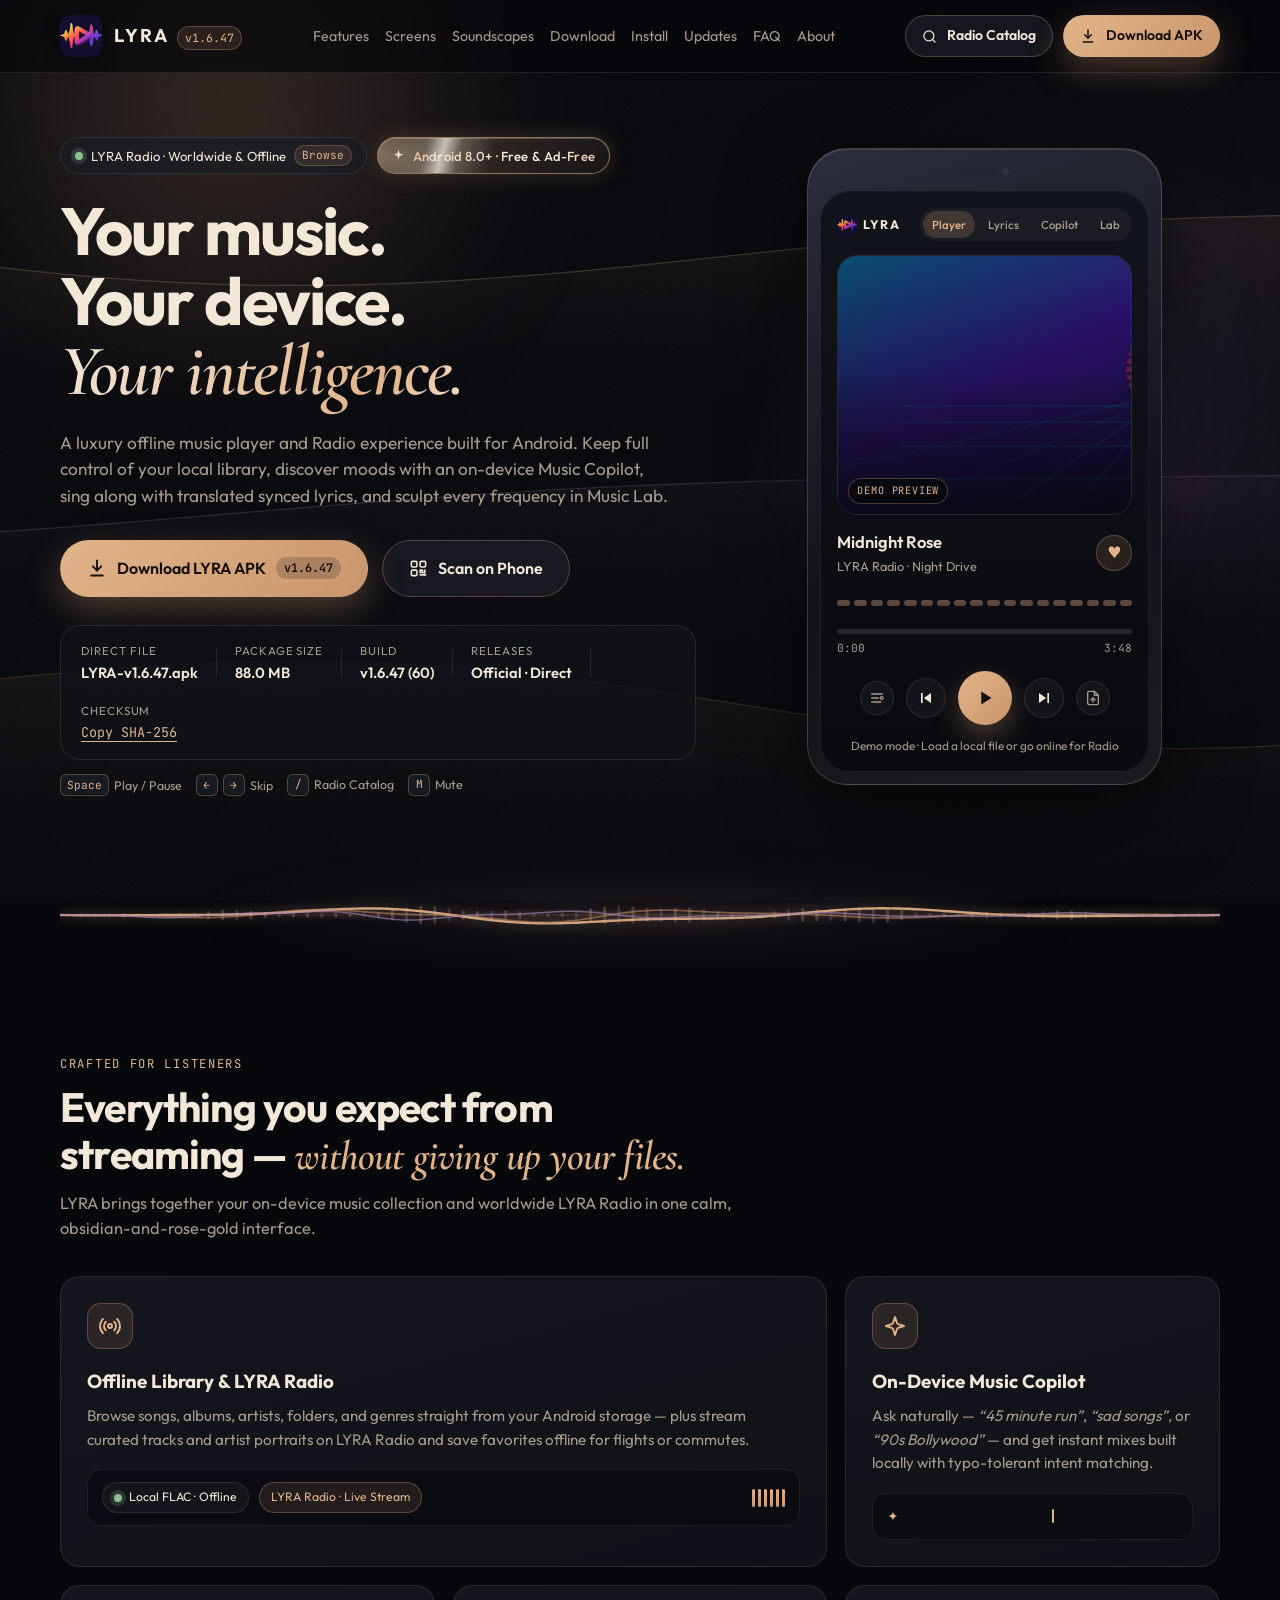
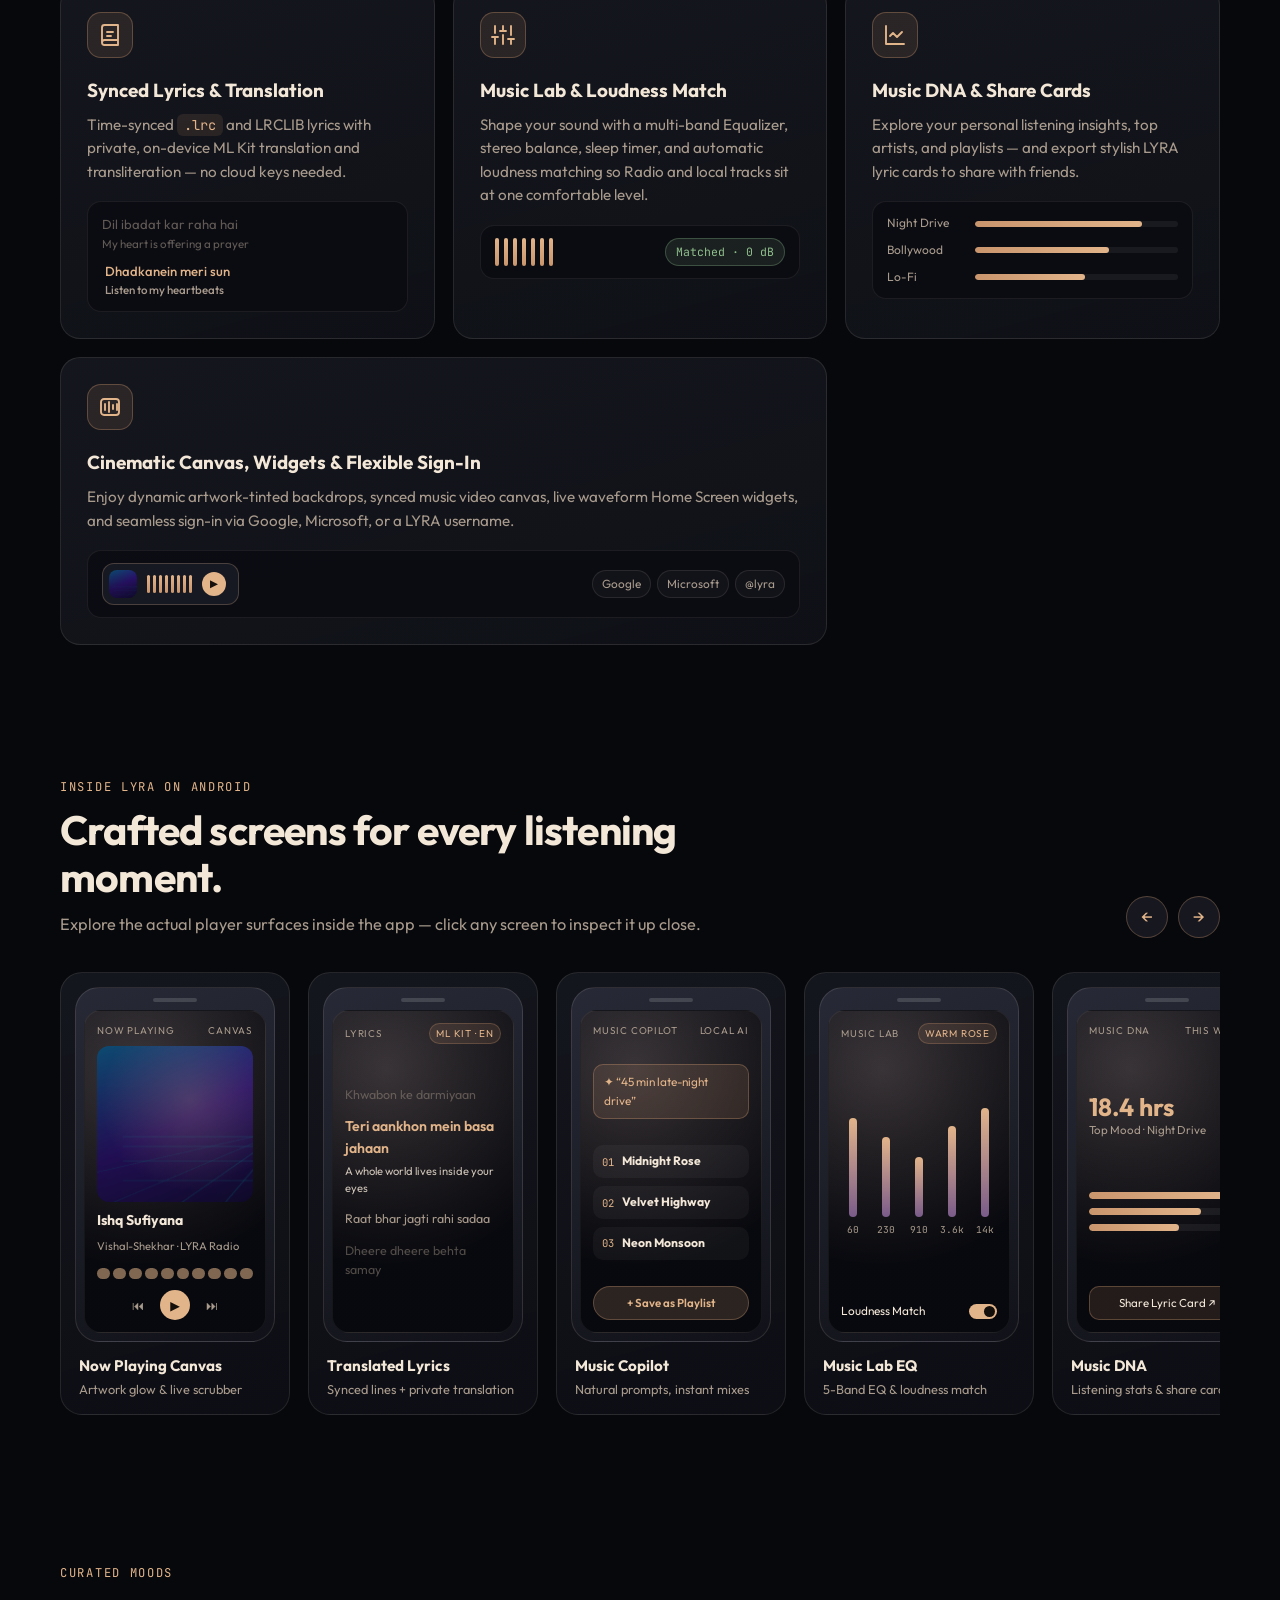
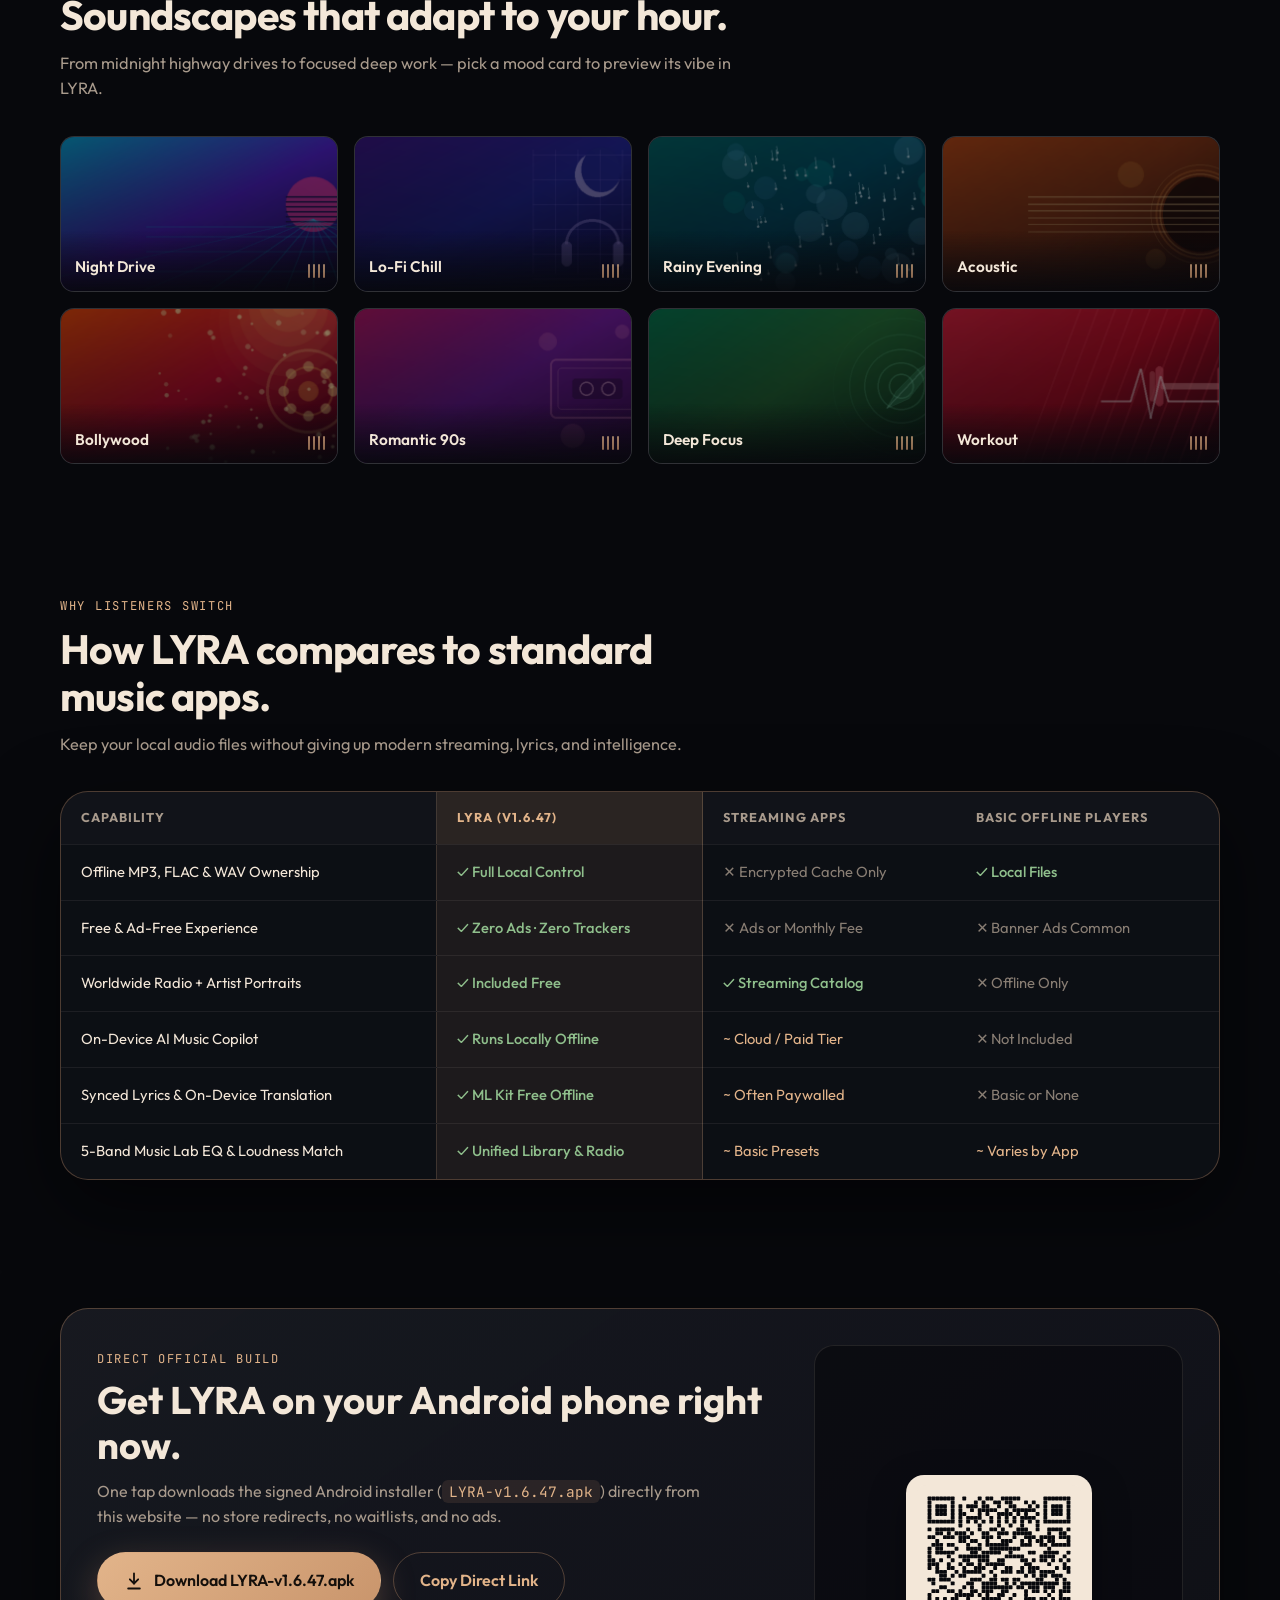
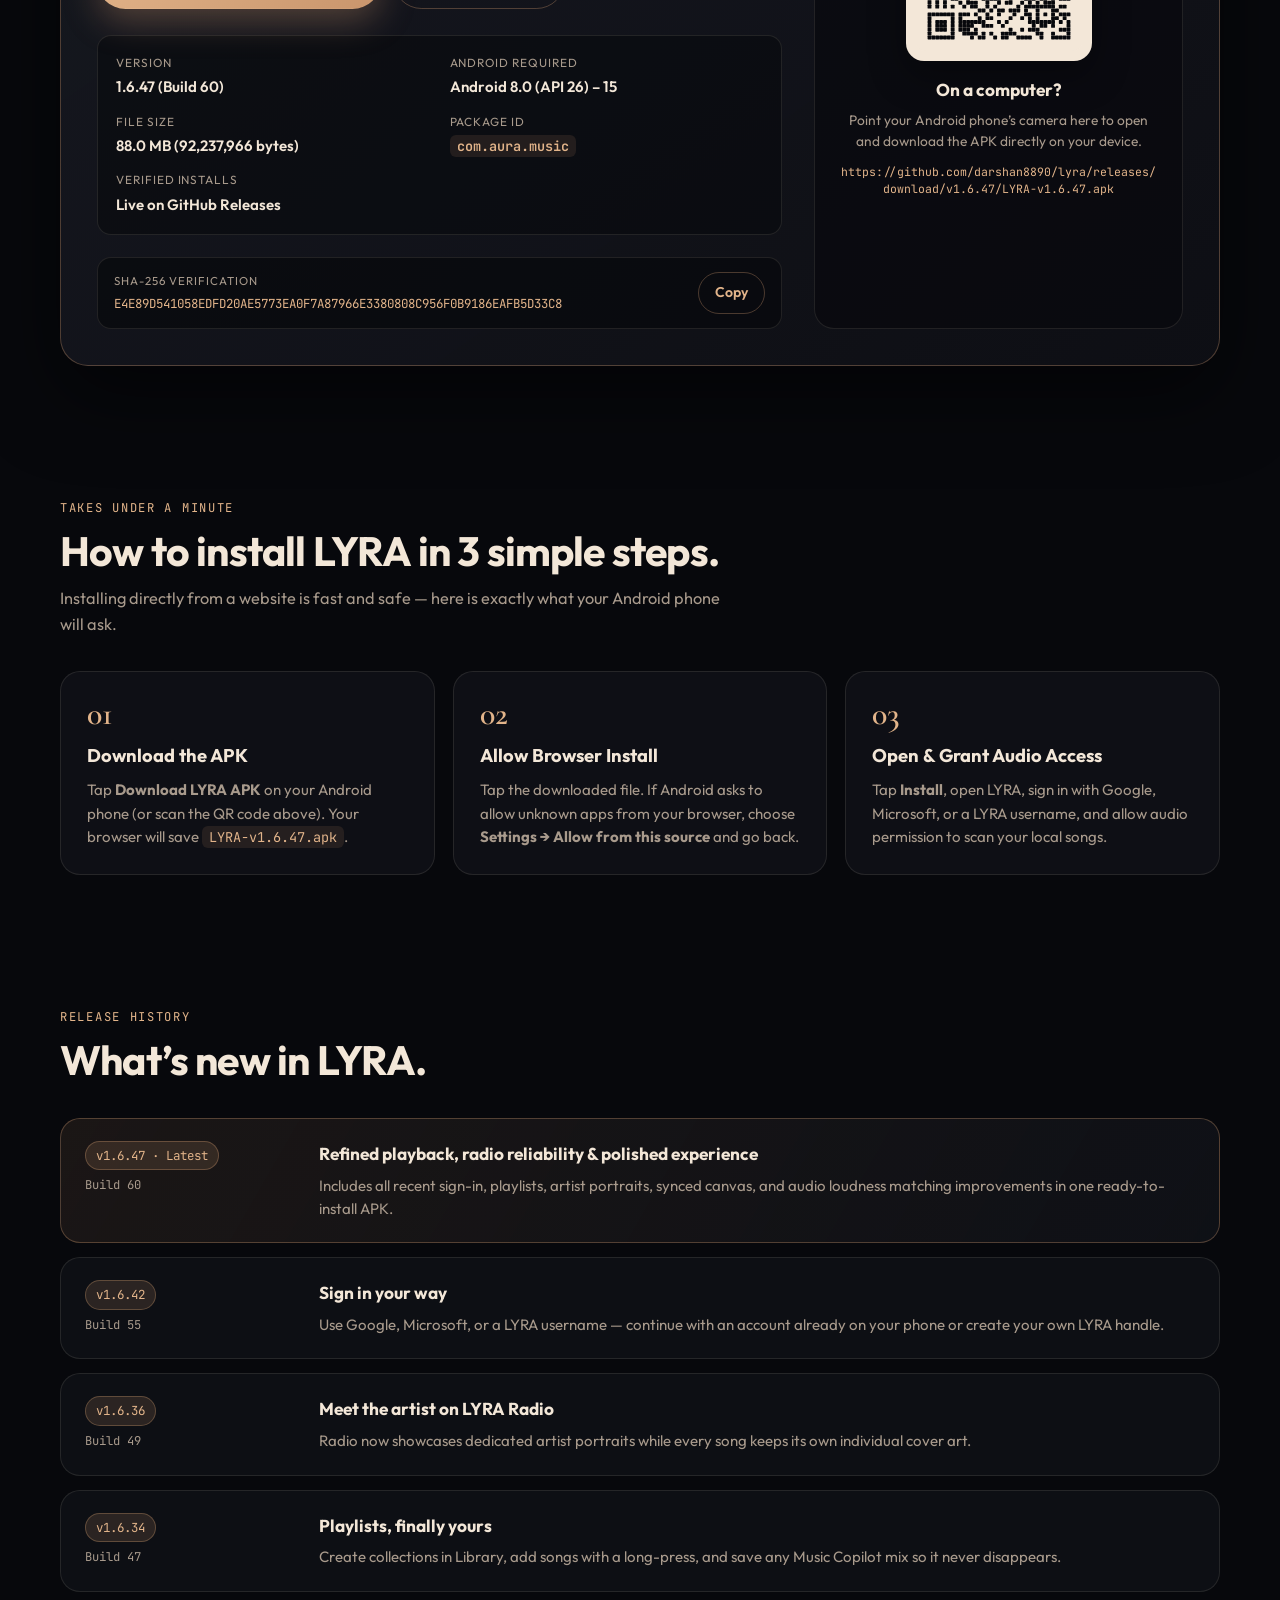
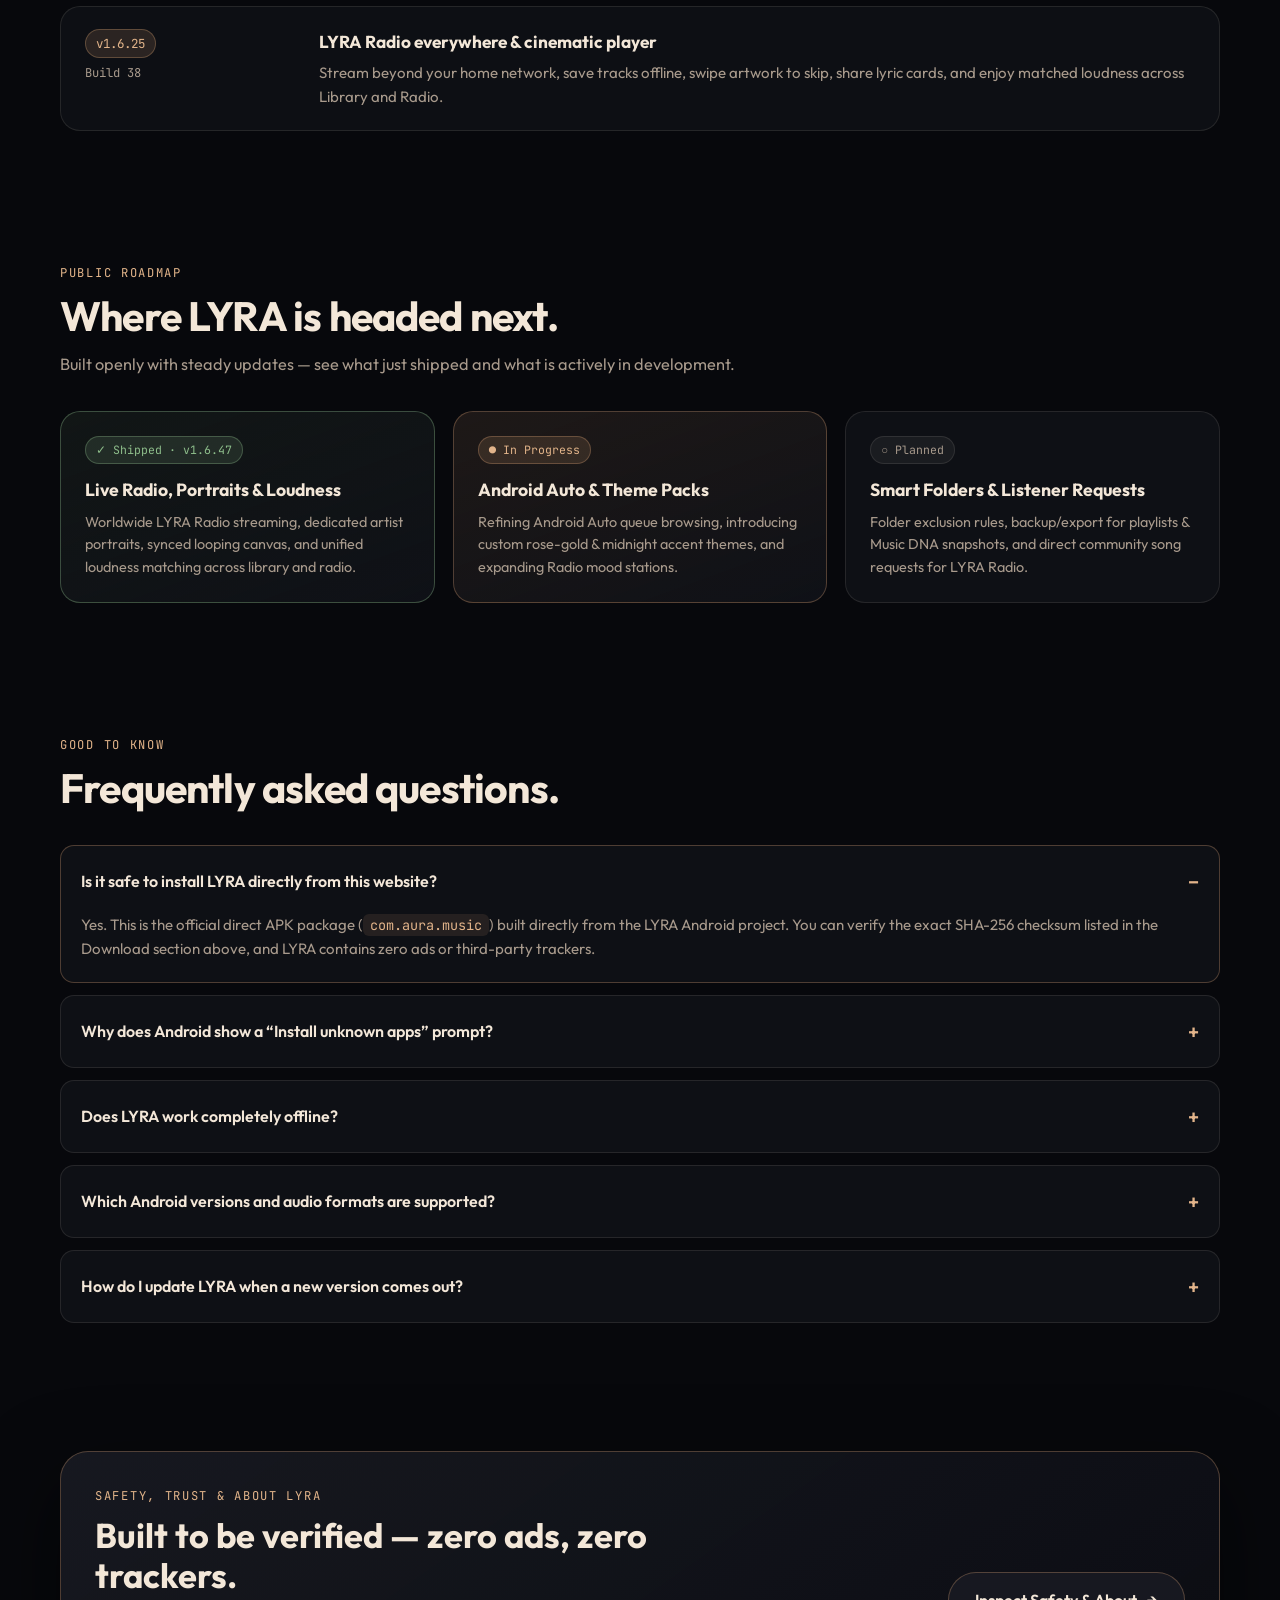
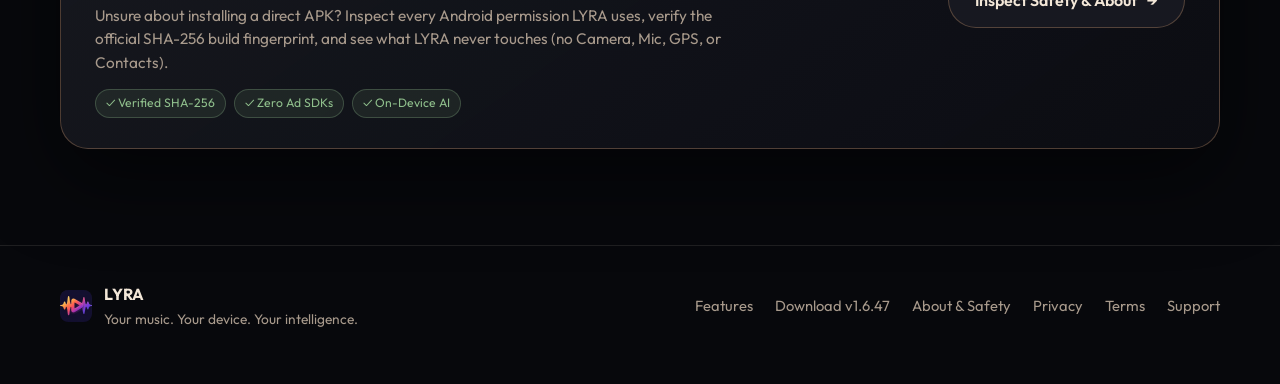
<file: index.html>
<!DOCTYPE html>
<html lang="en">
<head>
  <meta charset="utf-8" />
  <meta name="viewport" content="width=device-width, initial-scale=1" />
  <meta name="theme-color" content="#07080c" />
  <title>LYRA — Your Music. Your Device. Your Intelligence.</title>
  <meta name="description" content="Download LYRA for Android (v1.6.47 APK). A refined offline music player and worldwide LYRA Radio app with on-device Music Copilot, synced lyrics &amp; translation, and Music Lab EQ." />
  <link rel="canonical" href="https://darshan8890.github.io/lyra/" />
  <meta property="og:type" content="website" />
  <meta property="og:url" content="https://darshan8890.github.io/lyra/" />
  <meta property="og:title" content="LYRA — Your Music. Your Device. Your Intelligence." />
  <meta property="og:description" content="Free &amp; Ad-Free Android music player and worldwide LYRA Radio with on-device Music Copilot, synced translated lyrics, and 5-Band Music Lab EQ." />
  <meta property="og:image" content="https://darshan8890.github.io/lyra/assets/lyra-logo.png?v=2" />
  <meta name="twitter:card" content="summary" />
  <meta name="twitter:title" content="LYRA for Android (v1.6.47)" />
  <meta name="twitter:description" content="Offline music player &amp; worldwide LYRA Radio — Free &amp; Ad-Free for Android 8.0+." />
  <meta name="twitter:image" content="https://darshan8890.github.io/lyra/assets/lyra-logo.png?v=2" />
  <link rel="icon" type="image/png" href="assets/lyra-logo.png?v=2" />
  <link rel="preconnect" href="https://fonts.googleapis.com" />
  <link rel="preconnect" href="https://fonts.gstatic.com" crossorigin />
  <link href="https://fonts.googleapis.com/css2?family=Cormorant+Garamond:ital,wght@0,500;0,600;1,500;1,600&family=JetBrains+Mono:wght@400;500&family=Outfit:wght@300;400;500;600;700&display=swap" rel="stylesheet" />
  <link rel="stylesheet" href="styles.css?v=19" />
  <script type="application/ld+json">
  {
    "@context": "https://schema.org",
    "@type": "SoftwareApplication",
    "name": "LYRA",
    "alternateName": "LYRA Music Player",
    "applicationCategory": "MultimediaApplication",
    "applicationSubCategory": "Music Player & Radio",
    "operatingSystem": "Android 8.0+",
    "softwareVersion": "1.6.47",
    "fileSize": "88MB",
    "url": "https://darshan8890.github.io/lyra/",
    "downloadUrl": "https://github.com/darshan8890/lyra/releases/download/v1.6.47/LYRA-v1.6.47.apk",
    "image": "https://darshan8890.github.io/lyra/assets/lyra-logo.png?v=2",
    "description": "Free and ad-free Android offline music player and worldwide LYRA Radio app with on-device Music Copilot, synced lyric translation, and 5-band Music Lab EQ.",
    "author": {
      "@type": "Person",
      "name": "Darshan Panchal",
      "url": "https://github.com/darshan8890"
    },
    "offers": {
      "@type": "Offer",
      "price": "0",
      "priceCurrency": "USD"
    }
  }
  </script>
</head>
<body>
  <div class="ambient-stage" aria-hidden="true">
    <canvas id="ambientCanvas" class="ambient-canvas"></canvas>
    <div class="orb orb-gold"></div>
    <div class="orb orb-amethyst"></div>
    <div class="grain"></div>
  </div>

  <!-- Sticky Navigation -->
  <header class="site-header" id="top">
    <div class="container nav-inner">
      <a class="brand" href="#top" aria-label="LYRA Home">
        <span class="brand-mark">
          <img src="assets/lyra-logo.png?v=2" alt="LYRA logo" width="42" height="42" />
        </span>
        <span class="brand-text">
          <strong>LYRA</strong>
          <small>v1.6.47</small>
        </span>
      </a>

      <nav class="nav-links" id="navLinks" aria-label="Primary">
        <a href="#features">Features</a>
        <a href="#screens">Screens</a>
        <a href="#moods">Soundscapes</a>
        <a href="#download">Download</a>
        <a href="#install">Install</a>
        <a href="#releases">Updates</a>
        <a href="#faq">FAQ</a>
        <a href="about.html">About</a>
      </nav>

      <div class="nav-actions">
        <button class="btn btn-glass btn-sm js-open-catalog" type="button">
          <svg width="15" height="15" viewBox="0 0 24 24" fill="none" stroke="currentColor" stroke-width="2" stroke-linecap="round" stroke-linejoin="round" aria-hidden="true"><circle cx="11" cy="11" r="8"/><path d="m21 21-4.3-4.3"/></svg>
          <span>Radio Catalog</span>
        </button>
        <a class="btn btn-primary btn-sm js-download-apk" href="https://github.com/darshan8890/lyra/releases/download/v1.6.47/LYRA-v1.6.47.apk" download="LYRA-v1.6.47.apk">
          <svg width="16" height="16" viewBox="0 0 24 24" fill="none" stroke="currentColor" stroke-width="2.2" stroke-linecap="round" stroke-linejoin="round" aria-hidden="true"><path d="M12 3v12"/><path d="m7 10 5 5 5-5"/><path d="M5 21h14"/></svg>
          <span>Download APK</span>
        </a>
        <button class="menu-toggle" id="menuToggle" type="button" aria-label="Open navigation menu" aria-expanded="false" aria-controls="mobileDrawer">
          <span></span><span></span>
        </button>
      </div>
    </div>

    <div class="mobile-drawer" id="mobileDrawer" hidden>
      <a href="#features">Features</a>
      <a href="#screens">App Screens</a>
      <a href="#moods">Soundscapes</a>
      <a href="#download">Direct Download</a>
      <a href="#install">How to Install</a>
      <a href="#releases">What’s New</a>
      <a href="#faq">FAQ</a>
      <a href="about.html">About</a>
      <button class="btn btn-glass js-open-catalog" type="button">Browse Radio Catalog</button>
      <a class="btn btn-primary js-download-apk" href="https://github.com/darshan8890/lyra/releases/download/v1.6.47/LYRA-v1.6.47.apk" download="LYRA-v1.6.47.apk">Download LYRA v1.6.47 APK</a>
    </div>
  </header>

  <main>
    <!-- Hero Section -->
    <section class="hero container">
      <div class="hero-copy">
        <div class="pill-row hero-enter" style="--d: 0ms">
          <button class="status-pill status-pill-btn js-open-catalog" id="radioStatusPill" type="button" title="Browse and search live LYRA Radio tracks">
            <span class="pulse-dot" aria-hidden="true"></span>
            <span id="radioStatusText">LYRA Radio · Worldwide &amp; Offline</span>
            <span class="status-pill-cta">Browse</span>
          </button>
          <span class="meta-pill">
            <svg class="meta-pill-sparkle" width="13" height="13" viewBox="0 0 24 24" fill="currentColor" aria-hidden="true"><path d="M12 2l2.1 6.4L20.5 10.5l-6.4 2.1L12 19l-2.1-6.4L3.5 10.5l6.4-2.1L12 2z"/></svg>
            <span class="meta-pill-text">Android 8.0+ · Free &amp; Ad-Free</span>
          </span>
        </div>

        <h1 class="hero-enter" style="--d: 80ms">
          Your music.<br />
          Your device.<br />
          <span class="hero-accent">Your intelligence.</span>
        </h1>

        <p class="hero-lead hero-enter" style="--d: 160ms">
          A luxury offline music player and Radio experience built for Android.
          Keep full control of your local library, discover moods with an on-device
          Music Copilot, sing along with translated synced lyrics, and sculpt every
          frequency in Music Lab.
        </p>

        <div class="hero-cta-group hero-enter" style="--d: 240ms">
          <a class="btn btn-primary btn-lg btn-shimmer js-download-apk" id="heroDownloadBtn" href="https://github.com/darshan8890/lyra/releases/download/v1.6.47/LYRA-v1.6.47.apk" download="LYRA-v1.6.47.apk">
            <svg width="20" height="20" viewBox="0 0 24 24" fill="none" stroke="currentColor" stroke-width="2.2" stroke-linecap="round" stroke-linejoin="round" aria-hidden="true"><path d="M12 3v12"/><path d="m7 10 5 5 5-5"/><path d="M5 21h14"/></svg>
            <span>Download LYRA APK</span>
            <span class="btn-tag">v1.6.47</span>
          </a>

          <button class="btn btn-glass btn-lg" type="button" id="openQrModalBtn">
            <svg width="19" height="19" viewBox="0 0 24 24" fill="none" stroke="currentColor" stroke-width="2" stroke-linecap="round" stroke-linejoin="round" aria-hidden="true"><rect x="3" y="3" width="7" height="7" rx="1.5"/><rect x="14" y="3" width="7" height="7" rx="1.5"/><rect x="3" y="14" width="7" height="7" rx="1.5"/><path d="M14 14h3v3h-3z"/><path d="M20 14v3h-3"/><path d="M14 20h7"/><path d="M20 20v-1"/></svg>
            <span>Scan on Phone</span>
          </button>
        </div>

        <div class="trust-strip hero-enter" style="--d: 320ms">
          <div class="trust-item">
            <span class="trust-label">Direct File</span>
            <strong>LYRA-v1.6.47.apk</strong>
          </div>
          <div class="trust-divider" aria-hidden="true"></div>
          <div class="trust-item">
            <span class="trust-label">Package Size</span>
            <strong>88.0 MB</strong>
          </div>
          <div class="trust-divider" aria-hidden="true"></div>
          <div class="trust-item">
            <span class="trust-label">Build</span>
            <strong>v1.6.47 (60)</strong>
          </div>
          <div class="trust-divider" aria-hidden="true"></div>
          <div class="trust-item">
            <span class="trust-label">Releases</span>
            <strong id="heroDownloadCount">Official · Direct</strong>
          </div>
          <div class="trust-divider" aria-hidden="true"></div>
          <div class="trust-item">
            <span class="trust-label">Checksum</span>
            <button class="link-mono js-copy-sha" type="button" title="Copy SHA-256 checksum">Copy SHA-256</button>
          </div>
        </div>

        <div class="kbd-strip hero-enter" style="--d: 380ms" aria-label="Keyboard shortcuts">
          <span class="kbd-item"><kbd>Space</kbd> Play / Pause</span>
          <span class="kbd-item"><kbd>←</kbd><kbd>→</kbd> Skip</span>
          <span class="kbd-item"><kbd>/</kbd> Radio Catalog</span>
          <span class="kbd-item"><kbd>M</kbd> Mute</span>
        </div>
      </div>

      <!-- Interactive App Preview Phone -->
      <div class="hero-stage hero-enter" style="--d: 200ms" id="preview">
        <div class="phone-glow" id="phoneGlow" aria-hidden="true"></div>
        <div class="phone-frame" id="phoneFrame" aria-label="Interactive LYRA App Preview">
          <div class="phone-notch" aria-hidden="true">
            <span class="speaker"></span>
            <span class="camera"></span>
          </div>

          <div class="phone-screen">
            <div class="phone-topbar">
              <div class="phone-brand">
                <img src="assets/lyra-logo.png?v=2" alt="" width="20" height="20" />
                <span>LYRA</span>
              </div>
              <div class="phone-tabs" role="tablist" aria-label="App preview screens">
                <button class="phone-tab is-active" role="tab" aria-selected="true" data-tab="player" type="button">Player</button>
                <button class="phone-tab" role="tab" aria-selected="false" data-tab="lyrics" type="button">Lyrics</button>
                <button class="phone-tab" role="tab" aria-selected="false" data-tab="copilot" type="button">Copilot</button>
                <button class="phone-tab" role="tab" aria-selected="false" data-tab="lab" type="button">Lab</button>
              </div>
            </div>

            <!-- Tab 1: Player -->
            <div class="phone-panel is-active" data-panel="player">
              <div class="art-card" id="previewArtCard">
                <img id="previewArtImg" src="assets/bg_genre_nightdrive.png" alt="Night Drive cover art" />
                <video id="previewCanvasVideo" class="art-video" muted playsinline loop hidden></video>
                <div class="art-overlay">
                  <span class="art-badge" id="previewBadge">LYRA RADIO · LIVE</span>
                  <button class="canvas-pill" id="canvasToggleBtn" type="button" hidden>Canvas</button>
                </div>
              </div>

              <div class="track-meta">
                <div class="track-title-col">
                  <h3 id="previewTitle">Connecting to LYRA Radio…</h3>
                  <p id="previewArtist">Loading live catalog</p>
                </div>
                <button class="heart-btn is-liked" id="previewLikeBtn" type="button" aria-label="Toggle favorite">♥</button>
              </div>

              <div class="waveform" id="previewWaveform" aria-hidden="true">
                <span></span><span></span><span></span><span></span><span></span><span></span>
                <span></span><span></span><span></span><span></span><span></span><span></span>
                <span></span><span></span><span></span><span></span><span></span><span></span>
              </div>

              <div class="progress-wrap">
                <div class="progress-track" id="previewProgressTrack" role="slider" aria-label="Seek preview position" aria-valuemin="0" aria-valuemax="100" aria-valuenow="0" tabindex="0">
                  <div class="progress-fill" id="previewProgress"></div>
                </div>
                <div class="progress-times">
                  <span id="previewTimeCurrent">0:00</span>
                  <span id="previewTimeTotal">0:00</span>
                </div>
              </div>

              <div class="player-controls">
                <button class="ctrl-btn ctrl-sm" id="queueToggleBtn" type="button" aria-label="Open Radio track queue" title="LYRA Radio Queue">
                  <svg width="16" height="16" viewBox="0 0 24 24" fill="none" stroke="currentColor" stroke-width="2" stroke-linecap="round"><path d="M4 6h16M4 12h10M4 18h14"/><circle cx="19" cy="12" r="2"/></svg>
                </button>
                <button class="ctrl-btn" id="prevTrackBtn" type="button" aria-label="Previous track">
                  <svg width="20" height="20" viewBox="0 0 24 24" fill="currentColor"><path d="M6 6h2v12H6zm3.5 6 8.5 6V6z"/></svg>
                </button>
                <button class="play-fab" id="playToggleBtn" type="button" aria-label="Play or pause track">
                  <svg id="playIcon" width="22" height="22" viewBox="0 0 24 24" fill="currentColor"><path d="M8 5v14l11-7z"/></svg>
                  <svg id="pauseIcon" width="22" height="22" viewBox="0 0 24 24" fill="currentColor" hidden><path d="M6 5h4v14H6zm8 0h4v14h-4z"/></svg>
                </button>
                <button class="ctrl-btn" id="nextTrackBtn" type="button" aria-label="Next track">
                  <svg width="20" height="20" viewBox="0 0 24 24" fill="currentColor"><path d="M16 6h2v12h-2zM6 18l8.5-6L6 6z"/></svg>
                </button>
                <label class="ctrl-btn ctrl-sm" title="Play a local audio file from your device" aria-label="Play a local audio file">
                  <input type="file" id="localAudioInput" accept="audio/*" hidden />
                  <svg width="16" height="16" viewBox="0 0 24 24" fill="none" stroke="currentColor" stroke-width="2" stroke-linecap="round" stroke-linejoin="round"><path d="M14 2H6a2 2 0 0 0-2 2v16a2 2 0 0 0 2 2h12a2 2 0 0 0 2-2V8z"/><polyline points="14 2 14 8 20 8"/><path d="M12 18v-6"/><path d="m9 15 3-3 3 3"/></svg>
                </label>
              </div>
              <p class="preview-hint" id="previewHint">Tap Play to stream live from LYRA Radio</p>

              <!-- Inline Queue Overlay inside Phone -->
              <div class="phone-queue" id="phoneQueue" hidden>
                <div class="phone-queue-head">
                  <span class="mini-label" id="queueCountLabel">LYRA Radio Queue</span>
                  <button class="chip-btn" id="closeQueueBtn" type="button">Done</button>
                </div>
                <ul class="queue-list" id="queueList"></ul>
              </div>
            </div>

            <!-- Tab 2: Synced Lyrics -->
            <div class="phone-panel" data-panel="lyrics" hidden>
              <div class="lyrics-header">
                <div class="sync-pill" role="group" aria-label="Adjust lyric timing">
                  <button type="button" id="lyricSyncMinus" title="Show lyrics 0.5s earlier">−0.5s</button>
                  <button type="button" id="lyricSyncReset" title="Reset lyric timing">0.0s</button>
                  <button type="button" id="lyricSyncPlus" title="Show lyrics 0.5s later">+0.5s</button>
                </div>
                <button class="translate-chip" id="translateToggle" type="button" aria-pressed="false">
                  Translate: OFF
                </button>
              </div>

              <div class="lyrics-scroll" id="lyricsBox">
                <p class="lyric-line" data-orig="Raat ke saaye mein dhadkan bolti hai" data-en="In the shadows of the night, the heartbeat speaks">Raat ke saaye mein dhadkan bolti hai</p>
                <p class="lyric-line is-active" data-orig="Khamoshi mein bhi ek dhun chhupi hai" data-en="Even inside silence, a melody stays hidden">Khamoshi mein bhi ek dhun chhupi hai</p>
                <p class="lyric-line" data-orig="Sitaron ke neeche yeh safar chalta rahe" data-en="Beneath the stars, let this journey keep moving">Sitaron ke neeche yeh safar chalta rahe</p>
                <p class="lyric-line" data-orig="Har sur mein tera hi naam mile" data-en="In every note, only your name appears">Har sur mein tera hi naam mile</p>
              </div>

              <div class="lyrics-foot">
                <span id="lyricsFootText">Tap any line to jump to that moment</span>
              </div>
            </div>

            <!-- Tab 3: Music Copilot -->
            <div class="phone-panel" data-panel="copilot" hidden>
              <span class="mini-label">Music Copilot · Live Catalog</span>
              <form class="copilot-prompt-bar" id="copilotForm">
                <span class="spark">✦</span>
                <input id="copilotInput" type="text" placeholder="Try: romantic, lofi, 90s, run…" autocomplete="off" />
                <button class="copilot-go" type="submit" aria-label="Generate mix">Go</button>
              </form>
              <div class="copilot-chips">
                <button class="chip-btn is-selected" type="button" data-copilot="all">Radio Hits</button>
                <button class="chip-btn" type="button" data-copilot="chill">Chill / Lo-Fi</button>
                <button class="chip-btn" type="button" data-copilot="romantic">Romantic</button>
                <button class="chip-btn" type="button" data-copilot="energy">Workout</button>
              </div>
              <div class="copilot-result" id="copilotResult">
                <strong id="copilotTitle">Curated from LYRA Radio</strong>
                <p id="copilotDesc">Tap any track below to play it live.</p>
                <ul class="mini-tracklist" id="copilotTracks">
                  <li><span>01</span><div><b>Loading catalog…</b><small>LYRA Radio</small></div></li>
                </ul>
              </div>
            </div>

            <!-- Tab 4: Music Lab EQ -->
            <div class="phone-panel" data-panel="lab" hidden>
              <div class="lyrics-header">
                <span class="mini-label">Music Lab · 5-Band EQ</span>
                <label class="switch-inline">
                  <input type="checkbox" id="loudnessMatchToggle" checked />
                  <span>Loudness Match</span>
                </label>
              </div>
              <div class="eq-presets">
                <button class="chip-btn is-selected" type="button" data-preset="warm">Warm Rose</button>
                <button class="chip-btn" type="button" data-preset="bass">Bass Boost</button>
                <button class="chip-btn" type="button" data-preset="vocal">Vocal Air</button>
                <button class="chip-btn" type="button" data-preset="flat">Studio Flat</button>
              </div>
              <div class="eq-sliders" id="eqSliders">
                <div class="eq-band"><input type="range" min="-10" max="10" value="4" aria-label="60 Hz" /><span>60</span></div>
                <div class="eq-band"><input type="range" min="-10" max="10" value="2" aria-label="230 Hz" /><span>230</span></div>
                <div class="eq-band"><input type="range" min="-10" max="10" value="-1" aria-label="910 Hz" /><span>910</span></div>
                <div class="eq-band"><input type="range" min="-10" max="10" value="3" aria-label="3.6 kHz" /><span>3.6k</span></div>
                <div class="eq-band"><input type="range" min="-10" max="10" value="5" aria-label="14 kHz" /><span>14k</span></div>
              </div>
              <div class="lyrics-foot">
                <span>Equalizes local files &amp; Radio at even volume</span>
              </div>
            </div>
          </div>
        </div>
      </div>
    </section>

    <!-- Live Acoustic Wave Divider -->
    <div class="wave-ribbon container" aria-hidden="true">
      <canvas id="acousticWaveCanvas"></canvas>
    </div>

    <!-- Bento Features Section -->
    <section class="section container" id="features">
      <div class="section-head reveal">
        <span class="eyebrow">Crafted for listeners</span>
        <h2>Everything you expect from streaming — <em>without giving up your files.</em></h2>
        <p>LYRA brings together your on-device music collection and worldwide LYRA Radio in one calm, obsidian-and-rose-gold interface.</p>
      </div>

      <div class="bento-grid">
        <article class="bento-card bento-wide reveal">
          <div class="bento-icon">
            <svg width="24" height="24" viewBox="0 0 24 24" fill="none" stroke="currentColor" stroke-width="1.9" stroke-linecap="round" stroke-linejoin="round"><circle cx="12" cy="12" r="2"/><path d="M16.24 7.76a6 6 0 0 1 0 8.49m-8.48-.01a6 6 0 0 1 0-8.49m11.31-2.82a10 10 0 0 1 0 14.14m-14.14 0a10 10 0 0 1 0-14.14"/></svg>
          </div>
          <h3>Offline Library &amp; LYRA Radio</h3>
          <p>
            Browse songs, albums, artists, folders, and genres straight from your Android storage — plus stream curated tracks and artist portraits on LYRA Radio and save favorites offline for flights or commutes.
          </p>
          <div class="bento-visual bento-radio-vis" aria-hidden="true">
            <div class="bento-radio-chip"><span class="pulse-dot"></span><span>Local FLAC · Offline</span></div>
            <div class="bento-radio-chip is-accent"><span>LYRA Radio · Live Stream</span></div>
            <div class="bento-mini-eq"><i></i><i></i><i></i><i></i><i></i><i></i></div>
          </div>
        </article>

        <article class="bento-card reveal">
          <div class="bento-icon">
            <svg width="24" height="24" viewBox="0 0 24 24" fill="none" stroke="currentColor" stroke-width="1.9" stroke-linecap="round" stroke-linejoin="round"><path d="m12 3-1.912 5.813a2 2 0 0 1-1.275 1.275L3 12l5.813 1.912a2 2 0 0 1 1.275 1.275L12 21l1.912-5.813a2 2 0 0 1 1.275-1.275L21 12l-5.813-1.912a2 2 0 0 1-1.275-1.275L12 3Z"/></svg>
          </div>
          <h3>On-Device Music Copilot</h3>
          <p>
            Ask naturally — <em>“45 minute run”</em>, <em>“sad songs”</em>, or <em>“90s Bollywood”</em> — and get instant mixes built locally with typo-tolerant intent matching.
          </p>
          <div class="bento-visual bento-copilot-vis" aria-hidden="true">
            <span class="bento-spark">✦</span>
            <span class="bento-prompt-cycle" id="bentoCopilotPrompt">“45 minute night drive”</span>
            <span class="bento-caret"></span>
          </div>
        </article>

        <article class="bento-card reveal">
          <div class="bento-icon">
            <svg width="24" height="24" viewBox="0 0 24 24" fill="none" stroke="currentColor" stroke-width="1.9" stroke-linecap="round" stroke-linejoin="round"><path d="M4 19.5v-15A2.5 2.5 0 0 1 6.5 2H20v20H6.5a2.5 2.5 0 0 1 0-5H20"/><path d="M9 9h6"/><path d="M9 13h4"/></svg>
          </div>
          <h3>Synced Lyrics &amp; Translation</h3>
          <p>
            Time-synced <code>.lrc</code> and LRCLIB lyrics with private, on-device ML Kit translation and transliteration — no cloud keys needed.
          </p>
          <div class="bento-visual bento-lyrics-vis" id="bentoLyricsVis" aria-hidden="true">
            <div class="bl-line is-active">Dil ibadat kar raha hai <small>My heart is offering a prayer</small></div>
            <div class="bl-line">Dhadkanein meri sun <small>Listen to my heartbeats</small></div>
          </div>
        </article>

        <article class="bento-card reveal">
          <div class="bento-icon">
            <svg width="24" height="24" viewBox="0 0 24 24" fill="none" stroke="currentColor" stroke-width="1.9" stroke-linecap="round" stroke-linejoin="round"><line x1="4" y1="21" x2="4" y2="14"/><line x1="4" y1="10" x2="4" y2="3"/><line x1="12" y1="21" x2="12" y2="12"/><line x1="12" y1="8" x2="12" y2="3"/><line x1="20" y1="21" x2="20" y2="16"/><line x1="20" y1="12" x2="20" y2="3"/><line x1="1" y1="14" x2="7" y2="14"/><line x1="9" y1="8" x2="15" y2="8"/><line x1="17" y1="16" x2="23" y2="16"/></svg>
          </div>
          <h3>Music Lab &amp; Loudness Match</h3>
          <p>
            Shape your sound with a multi-band Equalizer, stereo balance, sleep timer, and automatic loudness matching so Radio and local tracks sit at one comfortable level.
          </p>
          <div class="bento-visual bento-eq-vis" aria-hidden="true">
            <div class="bento-eq-bars"><i></i><i></i><i></i><i></i><i></i><i></i><i></i></div>
            <span class="bento-badge-pill">Matched · 0 dB</span>
          </div>
        </article>

        <article class="bento-card reveal">
          <div class="bento-icon">
            <svg width="24" height="24" viewBox="0 0 24 24" fill="none" stroke="currentColor" stroke-width="1.9" stroke-linecap="round" stroke-linejoin="round"><path d="M3 3v18h18"/><path d="m19 9-5 5-4-4-3 3"/></svg>
          </div>
          <h3>Music DNA &amp; Share Cards</h3>
          <p>
            Explore your personal listening insights, top artists, and playlists — and export stylish LYRA lyric cards to share with friends.
          </p>
          <div class="bento-visual bento-dna-vis" aria-hidden="true">
            <div class="dna-row"><span>Night Drive</span><div><i style="--w:82%"></i></div></div>
            <div class="dna-row"><span>Bollywood</span><div><i style="--w:66%"></i></div></div>
            <div class="dna-row"><span>Lo-Fi</span><div><i style="--w:54%"></i></div></div>
          </div>
        </article>

        <article class="bento-card bento-wide reveal">
          <div class="bento-icon">
            <svg width="24" height="24" viewBox="0 0 24 24" fill="none" stroke="currentColor" stroke-width="1.9" stroke-linecap="round" stroke-linejoin="round"><rect x="3" y="4" width="18" height="16" rx="3"/><path d="M7 15V9"/><path d="M11 17V7"/><path d="M15 14v-4"/><path d="M19 15V9"/></svg>
          </div>
          <h3>Cinematic Canvas, Widgets &amp; Flexible Sign-In</h3>
          <p>
            Enjoy dynamic artwork-tinted backdrops, synced music video canvas, live waveform Home Screen widgets, and seamless sign-in via Google, Microsoft, or a LYRA username.
          </p>
          <div class="bento-visual bento-widget-vis" aria-hidden="true">
            <div class="bento-mini-widget">
              <img src="assets/bg_genre_nightdrive.png" alt="" width="28" height="28" />
              <div class="bmw-wave"><i></i><i></i><i></i><i></i><i></i><i></i><i></i><i></i></div>
              <span class="bmw-play">▶</span>
            </div>
            <div class="bento-auth-tags">
              <span>Google</span>
              <span>Microsoft</span>
              <span>@lyra</span>
            </div>
          </div>
        </article>
      </div>
    </section>

    <!-- Android App Screen Showcase Gallery -->
    <section class="section container" id="screens">
      <div class="gallery-header reveal">
        <div class="section-head">
          <span class="eyebrow">Inside LYRA on Android</span>
          <h2>Crafted screens for every listening moment.</h2>
          <p>Explore the actual player surfaces inside the app — click any screen to inspect it up close.</p>
        </div>
        <div class="gallery-nav">
          <button class="gallery-arrow" id="galleryPrevBtn" type="button" aria-label="Previous app screens">←</button>
          <button class="gallery-arrow" id="galleryNextBtn" type="button" aria-label="Next app screens">→</button>
        </div>
      </div>

      <div class="gallery-track reveal" id="screensTrack" tabindex="0" aria-label="LYRA Android app screens">
        <article class="screen-card" data-screen="player" data-title="Now Playing · Cinematic Canvas" data-desc="Dynamic artwork-tinted backdrop, synced looping video canvas, swipeable cover art, and live waveform scrubber.">
          <div class="screen-phone">
            <div class="sp-notch"></div>
            <div class="sp-body sp-player">
              <div class="sp-top"><span>NOW PLAYING</span><span>CANVAS</span></div>
              <div class="sp-cover">
                <img src="assets/bg_genre_nightdrive.png" alt="Now Playing screen artwork" loading="lazy" />
                <div class="sp-cover-glow"></div>
              </div>
              <div class="sp-meta">
                <strong>Ishq Sufiyana</strong>
                <small>Vishal-Shekhar · LYRA Radio</small>
              </div>
              <div class="sp-wave"><i></i><i></i><i></i><i></i><i></i><i></i><i></i><i></i><i></i><i></i></div>
              <div class="sp-controls"><span>⏮</span><span class="sp-play">▶</span><span>⏭</span></div>
            </div>
          </div>
          <div class="screen-caption">
            <strong>Now Playing Canvas</strong>
            <span>Artwork glow &amp; live scrubber</span>
          </div>
        </article>

        <article class="screen-card" data-screen="lyrics" data-title="Synced Lyrics &amp; On-Device Translation" data-desc="Time-synced .lrc &amp; LRCLIB verses with private ML Kit translation and transliteration — zero cloud keys required.">
          <div class="screen-phone">
            <div class="sp-notch"></div>
            <div class="sp-body sp-lyrics">
              <div class="sp-top"><span>LYRICS</span><span class="sp-chip">ML KIT · EN</span></div>
              <div class="sp-lyric-stack">
                <p class="is-dim">Khwabon ke darmiyaan</p>
                <p class="is-now">Teri aankhon mein basa jahaan<small>A whole world lives inside your eyes</small></p>
                <p>Raat bhar jagti rahi sadaa</p>
                <p class="is-dim">Dheere dheere behta samay</p>
              </div>
            </div>
          </div>
          <div class="screen-caption">
            <strong>Translated Lyrics</strong>
            <span>Synced lines + private translation</span>
          </div>
        </article>

        <article class="screen-card" data-screen="copilot" data-title="On-Device Music Copilot" data-desc="Type or tap natural moods like '45 minute night drive' or '90s Bollywood' for instant typo-tolerant local &amp; Radio mixes.">
          <div class="screen-phone">
            <div class="sp-notch"></div>
            <div class="sp-body sp-copilot">
              <div class="sp-top"><span>MUSIC COPILOT</span><span>LOCAL AI</span></div>
              <div class="sp-prompt">✦ “45 min late-night drive”</div>
              <div class="sp-mix-list">
                <div><span>01</span><b>Midnight Rose</b></div>
                <div><span>02</span><b>Velvet Highway</b></div>
                <div><span>03</span><b>Neon Monsoon</b></div>
              </div>
              <div class="sp-save-pill">+ Save as Playlist</div>
            </div>
          </div>
          <div class="screen-caption">
            <strong>Music Copilot</strong>
            <span>Natural prompts, instant mixes</span>
          </div>
        </article>

        <article class="screen-card" data-screen="lab" data-title="Music Lab · 5-Band EQ &amp; Loudness Match" data-desc="Sculpt 60 Hz to 14 kHz, balance stereo channels, set a sleep timer, and keep Radio &amp; local files at one smooth volume.">
          <div class="screen-phone">
            <div class="sp-notch"></div>
            <div class="sp-body sp-lab">
              <div class="sp-top"><span>MUSIC LAB</span><span class="sp-chip">WARM ROSE</span></div>
              <div class="sp-eq-grid">
                <div><i style="--h:76%"></i><span>60</span></div>
                <div><i style="--h:62%"></i><span>230</span></div>
                <div><i style="--h:46%"></i><span>910</span></div>
                <div><i style="--h:70%"></i><span>3.6k</span></div>
                <div><i style="--h:84%"></i><span>14k</span></div>
              </div>
              <div class="sp-toggle-row"><span>Loudness Match</span><span class="sp-switch"></span></div>
            </div>
          </div>
          <div class="screen-caption">
            <strong>Music Lab EQ</strong>
            <span>5-Band EQ &amp; loudness match</span>
          </div>
        </article>

        <article class="screen-card" data-screen="dna" data-title="Music DNA &amp; Shareable Lyric Cards" data-desc="Track your listening habits, top genres, and favorite artists — and export rose-gold LYRA lyric cards in one tap.">
          <div class="screen-phone">
            <div class="sp-notch"></div>
            <div class="sp-body sp-dna">
              <div class="sp-top"><span>MUSIC DNA</span><span>THIS WEEK</span></div>
              <div class="sp-stat-big">18.4 hrs<small>Top Mood · Night Drive</small></div>
              <div class="sp-dna-bars">
                <div><i style="--w:88%"></i></div>
                <div><i style="--w:72%"></i></div>
                <div><i style="--w:58%"></i></div>
              </div>
              <div class="sp-share-mini">Share Lyric Card ↗</div>
            </div>
          </div>
          <div class="screen-caption">
            <strong>Music DNA</strong>
            <span>Listening stats &amp; share cards</span>
          </div>
        </article>

        <article class="screen-card" data-screen="widget" data-title="Live Waveform Home Screen Widget" data-desc="Control playback straight from your Android home screen with a translucent waveform scrubber, shuffle, repeat, and queue jump.">
          <div class="screen-phone">
            <div class="sp-notch"></div>
            <div class="sp-body sp-widget-screen">
              <div class="sp-top"><span>ANDROID WIDGET</span><span>4×2 LIVE</span></div>
              <div class="sp-launcher-widget">
                <div class="slw-head">
                  <img src="assets/bg_genre_bollywood.png" alt="" width="34" height="34" />
                  <div><strong>Let It Be Desi Boyz</strong><small>Pritam · LYRA</small></div>
                </div>
                <div class="slw-dots"><i></i><i></i><i></i><i></i><i></i><i></i><i></i><i></i><i></i><i></i><i></i><i></i></div>
                <div class="slw-btns"><span>⏮</span><b>▶</b><span>⏭</span><span>♡</span></div>
              </div>
            </div>
          </div>
          <div class="screen-caption">
            <strong>Home Screen Widget</strong>
            <span>Live waveform playback card</span>
          </div>
        </article>
      </div>
    </section>

    <!-- Moods & Soundscapes Strip -->
    <section class="section container" id="moods">
      <div class="section-head reveal">
        <span class="eyebrow">Curated Moods</span>
        <h2>Soundscapes that adapt to your hour.</h2>
        <p>From midnight highway drives to focused deep work — pick a mood card to preview its vibe in LYRA.</p>
      </div>

      <div class="moods-grid reveal">
        <button class="mood-card" type="button" data-mood="Night Drive" data-art="assets/bg_genre_nightdrive.png">
          <img src="assets/bg_genre_nightdrive.png" alt="Night Drive artwork" loading="lazy" />
          <span>Night Drive</span>
        </button>
        <button class="mood-card" type="button" data-mood="Lo-Fi Chill" data-art="assets/bg_genre_lofi.png">
          <img src="assets/bg_genre_lofi.png" alt="Lo-Fi Chill artwork" loading="lazy" />
          <span>Lo-Fi Chill</span>
        </button>
        <button class="mood-card" type="button" data-mood="Rainy Evening" data-art="assets/bg_genre_rainy.png">
          <img src="assets/bg_genre_rainy.png" alt="Rainy Evening artwork" loading="lazy" />
          <span>Rainy Evening</span>
        </button>
        <button class="mood-card" type="button" data-mood="Acoustic" data-art="assets/bg_genre_acoustic.png">
          <img src="assets/bg_genre_acoustic.png" alt="Acoustic artwork" loading="lazy" />
          <span>Acoustic</span>
        </button>
        <button class="mood-card" type="button" data-mood="Bollywood" data-art="assets/bg_genre_bollywood.png">
          <img src="assets/bg_genre_bollywood.png" alt="Bollywood artwork" loading="lazy" />
          <span>Bollywood</span>
        </button>
        <button class="mood-card" type="button" data-mood="Romantic 90s" data-art="assets/bg_genre_romantic90s.png">
          <img src="assets/bg_genre_romantic90s.png" alt="Romantic 90s artwork" loading="lazy" />
          <span>Romantic 90s</span>
        </button>
        <button class="mood-card" type="button" data-mood="Deep Focus" data-art="assets/bg_genre_focus.png">
          <img src="assets/bg_genre_focus.png" alt="Deep Focus artwork" loading="lazy" />
          <span>Deep Focus</span>
        </button>
        <button class="mood-card" type="button" data-mood="Workout" data-art="assets/bg_genre_workout.png">
          <img src="assets/bg_genre_workout.png" alt="Workout artwork" loading="lazy" />
          <span>Workout</span>
        </button>
      </div>
    </section>

    <!-- LYRA vs Others Comparison -->
    <section class="section container" id="compare">
      <div class="section-head reveal">
        <span class="eyebrow">Why Listeners Switch</span>
        <h2>How LYRA compares to standard music apps.</h2>
        <p>Keep your local audio files without giving up modern streaming, lyrics, and intelligence.</p>
      </div>

      <div class="compare-wrap reveal">
        <table class="compare-table">
          <thead>
            <tr>
              <th scope="col">Capability</th>
              <th scope="col" class="col-lyra">LYRA (v1.6.47)</th>
              <th scope="col">Streaming Apps</th>
              <th scope="col">Basic Offline Players</th>
            </tr>
          </thead>
          <tbody>
            <tr>
              <td>Offline MP3, FLAC &amp; WAV Ownership</td>
              <td class="col-lyra"><span class="cmp-yes">✓ Full Local Control</span></td>
              <td><span class="cmp-no">✕ Encrypted Cache Only</span></td>
              <td><span class="cmp-yes">✓ Local Files</span></td>
            </tr>
            <tr>
              <td>Free &amp; Ad-Free Experience</td>
              <td class="col-lyra"><span class="cmp-yes">✓ Zero Ads · Zero Trackers</span></td>
              <td><span class="cmp-no">✕ Ads or Monthly Fee</span></td>
              <td><span class="cmp-no">✕ Banner Ads Common</span></td>
            </tr>
            <tr>
              <td>Worldwide Radio + Artist Portraits</td>
              <td class="col-lyra"><span class="cmp-yes">✓ Included Free</span></td>
              <td><span class="cmp-yes">✓ Streaming Catalog</span></td>
              <td><span class="cmp-no">✕ Offline Only</span></td>
            </tr>
            <tr>
              <td>On-Device AI Music Copilot</td>
              <td class="col-lyra"><span class="cmp-yes">✓ Runs Locally Offline</span></td>
              <td><span class="cmp-mid">~ Cloud / Paid Tier</span></td>
              <td><span class="cmp-no">✕ Not Included</span></td>
            </tr>
            <tr>
              <td>Synced Lyrics &amp; On-Device Translation</td>
              <td class="col-lyra"><span class="cmp-yes">✓ ML Kit Free Offline</span></td>
              <td><span class="cmp-mid">~ Often Paywalled</span></td>
              <td><span class="cmp-no">✕ Basic or None</span></td>
            </tr>
            <tr>
              <td>5-Band Music Lab EQ &amp; Loudness Match</td>
              <td class="col-lyra"><span class="cmp-yes">✓ Unified Library &amp; Radio</span></td>
              <td><span class="cmp-mid">~ Basic Presets</span></td>
              <td><span class="cmp-mid">~ Varies by App</span></td>
            </tr>
          </tbody>
        </table>
      </div>
    </section>

    <!-- Dedicated Direct Download Hub -->
    <section class="section container" id="download">
      <div class="download-hub reveal">
        <div class="download-info">
          <span class="eyebrow">Direct Official Build</span>
          <h2>Get LYRA on your Android phone right now.</h2>
          <p>
            One tap downloads the signed Android installer (<code>LYRA-v1.6.47.apk</code>) directly from this website — no store redirects, no waitlists, and no ads.
          </p>

          <div class="download-actions">
            <a class="btn btn-primary btn-lg btn-shimmer js-download-apk" href="https://github.com/darshan8890/lyra/releases/download/v1.6.47/LYRA-v1.6.47.apk" download="LYRA-v1.6.47.apk">
              <svg width="20" height="20" viewBox="0 0 24 24" fill="none" stroke="currentColor" stroke-width="2.2" stroke-linecap="round" stroke-linejoin="round" aria-hidden="true"><path d="M12 3v12"/><path d="m7 10 5 5 5-5"/><path d="M5 21h14"/></svg>
              <span>Download LYRA-v1.6.47.apk</span>
            </a>
            <button class="btn btn-outline btn-lg js-copy-link" type="button">Copy Direct Link</button>
          </div>

          <dl class="spec-grid">
            <div>
              <dt>Version</dt>
              <dd>1.6.47 (Build 60)</dd>
            </div>
            <div>
              <dt>Android Required</dt>
              <dd>Android 8.0 (API 26) – 15</dd>
            </div>
            <div>
              <dt>File Size</dt>
              <dd>88.0 MB (92,237,966 bytes)</dd>
            </div>
            <div>
              <dt>Package ID</dt>
              <dd><code>com.aura.music</code></dd>
            </div>
            <div>
              <dt>Verified Installs</dt>
              <dd id="hubDownloadCount">Live on GitHub Releases</dd>
            </div>
          </dl>

          <div class="checksum-box">
            <div>
              <span class="checksum-label">SHA-256 Verification</span>
              <code id="sha256Value">E4E89D541058EDFD20AE5773EA0F7A87966E3380808C956F0B9186EAFB5D33C8</code>
            </div>
            <button class="btn btn-sm btn-outline js-copy-sha" type="button">Copy</button>
          </div>
        </div>

        <div class="qr-card">
          <div class="qr-box" id="inlineQrBox" aria-label="QR code to download LYRA on your phone"></div>
          <h3>On a computer?</h3>
          <p>Point your Android phone’s camera here to open and download the APK directly on your device.</p>
          <span class="qr-url-preview" id="qrUrlLabel">https://github.com/darshan8890/lyra/releases/download/v1.6.47/LYRA-v1.6.47.apk</span>
        </div>
      </div>
    </section>

    <!-- 3-Step Friendly Install Guide -->
    <section class="section container" id="install">
      <div class="section-head reveal">
        <span class="eyebrow">Takes under a minute</span>
        <h2>How to install LYRA in 3 simple steps.</h2>
        <p>Installing directly from a website is fast and safe — here is exactly what your Android phone will ask.</p>
      </div>

      <div class="install-smart-banner" id="installSmartBanner" hidden role="status">
        <span class="pulse-dot" aria-hidden="true"></span>
        <div class="isb-copy">
          <strong>Download started — follow these 3 quick steps</strong>
          <span id="installSmartText">Step 1 of 3: Saving LYRA-v1.6.47.apk (88.0 MB) to your device.</span>
        </div>
        <button class="btn btn-sm btn-outline" id="installNextStepBtn" type="button">Next Step →</button>
      </div>

      <div class="steps-grid">
        <article class="step-card reveal" data-step="1">
          <span class="step-num">01</span>
          <h3>Download the APK</h3>
          <p>Tap <strong>Download LYRA APK</strong> on your Android phone (or scan the QR code above). Your browser will save <code>LYRA-v1.6.47.apk</code>.</p>
        </article>

        <article class="step-card reveal" data-step="2">
          <span class="step-num">02</span>
          <h3>Allow Browser Install</h3>
          <p>Tap the downloaded file. If Android asks to allow unknown apps from your browser, choose <strong>Settings → Allow from this source</strong> and go back.</p>
        </article>

        <article class="step-card reveal" data-step="3">
          <span class="step-num">03</span>
          <h3>Open &amp; Grant Audio Access</h3>
          <p>Tap <strong>Install</strong>, open LYRA, sign in with Google, Microsoft, or a LYRA username, and allow audio permission to scan your local songs.</p>
        </article>
      </div>
    </section>

    <!-- Release Notes -->
    <section class="section container" id="releases">
      <div class="section-head reveal">
        <span class="eyebrow">Release History</span>
        <h2>What’s new in LYRA.</h2>
      </div>

      <div class="release-list">
        <article class="release-item is-latest reveal">
          <div class="release-meta">
            <span class="version-badge">v1.6.47 · Latest</span>
            <span class="build-tag">Build 60</span>
          </div>
          <div class="release-body">
            <h3>Refined playback, radio reliability &amp; polished experience</h3>
            <p>Includes all recent sign-in, playlists, artist portraits, synced canvas, and audio loudness matching improvements in one ready-to-install APK.</p>
          </div>
        </article>

        <article class="release-item reveal">
          <div class="release-meta">
            <span class="version-badge">v1.6.42</span>
            <span class="build-tag">Build 55</span>
          </div>
          <div class="release-body">
            <h3>Sign in your way</h3>
            <p>Use Google, Microsoft, or a LYRA username — continue with an account already on your phone or create your own LYRA handle.</p>
          </div>
        </article>

        <article class="release-item reveal">
          <div class="release-meta">
            <span class="version-badge">v1.6.36</span>
            <span class="build-tag">Build 49</span>
          </div>
          <div class="release-body">
            <h3>Meet the artist on LYRA Radio</h3>
            <p>Radio now showcases dedicated artist portraits while every song keeps its own individual cover art.</p>
          </div>
        </article>

        <article class="release-item reveal">
          <div class="release-meta">
            <span class="version-badge">v1.6.34</span>
            <span class="build-tag">Build 47</span>
          </div>
          <div class="release-body">
            <h3>Playlists, finally yours</h3>
            <p>Create collections in Library, add songs with a long-press, and save any Music Copilot mix so it never disappears.</p>
          </div>
        </article>

        <article class="release-item reveal">
          <div class="release-meta">
            <span class="version-badge">v1.6.25</span>
            <span class="build-tag">Build 38</span>
          </div>
          <div class="release-body">
            <h3>LYRA Radio everywhere &amp; cinematic player</h3>
            <p>Stream beyond your home network, save tracks offline, swipe artwork to skip, share lyric cards, and enjoy matched loudness across Library and Radio.</p>
          </div>
        </article>
      </div>
    </section>

    <!-- Public Roadmap -->
    <section class="section container" id="roadmap">
      <div class="section-head reveal">
        <span class="eyebrow">Public Roadmap</span>
        <h2>Where LYRA is headed next.</h2>
        <p>Built openly with steady updates — see what just shipped and what is actively in development.</p>
      </div>

      <div class="roadmap-grid">
        <article class="roadmap-card is-done reveal">
          <span class="roadmap-status">✓ Shipped · v1.6.47</span>
          <h3>Live Radio, Portraits &amp; Loudness</h3>
          <p>Worldwide LYRA Radio streaming, dedicated artist portraits, synced looping canvas, and unified loudness matching across library and radio.</p>
        </article>

        <article class="roadmap-card is-active reveal">
          <span class="roadmap-status">● In Progress</span>
          <h3>Android Auto &amp; Theme Packs</h3>
          <p>Refining Android Auto queue browsing, introducing custom rose-gold &amp; midnight accent themes, and expanding Radio mood stations.</p>
        </article>

        <article class="roadmap-card reveal">
          <span class="roadmap-status">○ Planned</span>
          <h3>Smart Folders &amp; Listener Requests</h3>
          <p>Folder exclusion rules, backup/export for playlists &amp; Music DNA snapshots, and direct community song requests for LYRA Radio.</p>
        </article>
      </div>
    </section>

    <!-- FAQ -->
    <section class="section container" id="faq">
      <div class="section-head reveal">
        <span class="eyebrow">Good to know</span>
        <h2>Frequently asked questions.</h2>
      </div>

      <div class="faq-list reveal">
        <details class="faq-item" open>
          <summary>Is it safe to install LYRA directly from this website?</summary>
          <p>Yes. This is the official direct APK package (<code>com.aura.music</code>) built directly from the LYRA Android project. You can verify the exact SHA-256 checksum listed in the Download section above, and LYRA contains zero ads or third-party trackers.</p>
        </details>

        <details class="faq-item">
          <summary>Why does Android show a “Install unknown apps” prompt?</summary>
          <p>Android displays that standard notice whenever you install an app outside Google Play. Allowing your browser once lets Android complete the installation — and you can turn the toggle back off right afterward if you like.</p>
        </details>

        <details class="faq-item">
          <summary>Does LYRA work completely offline?</summary>
          <p>Yes. Your local music files, playlists, Music Copilot, Music Lab Equalizer, and on-device lyric translation all work offline. When you are online, LYRA Radio lets you stream new tracks and save favorites for offline listening too.</p>
        </details>

        <details class="faq-item">
          <summary>Which Android versions and audio formats are supported?</summary>
          <p>LYRA runs on Android 8.0 (Oreo) through Android 15 and uses Media3 ExoPlayer to play MP3, M4A/AAC, FLAC, WAV, OGG, and Opus tracks smoothly with gapless playback and hardware audio routing.</p>
        </details>

        <details class="faq-item">
          <summary>How do I update LYRA when a new version comes out?</summary>
          <p>Simply download the newer APK from this page and install it over your existing LYRA app — your playlists, library, and account stay intact.</p>
        </details>
      </div>
    </section>

    <!-- About & Safety Teaser -->
    <section class="section container" id="about">
      <div class="about-teaser reveal">
        <div class="about-teaser-copy">
          <span class="eyebrow">Safety, Trust &amp; About LYRA</span>
          <h2>Built to be verified — zero ads, zero trackers.</h2>
          <p>
            Unsure about installing a direct APK? Inspect every Android permission LYRA uses, verify the official SHA-256 build fingerprint, and see what LYRA never touches (no Camera, Mic, GPS, or Contacts).
          </p>
          <div class="teaser-pills">
            <span>✓ Verified SHA-256</span>
            <span>✓ Zero Ad SDKs</span>
            <span>✓ On-Device AI</span>
          </div>
        </div>
        <a class="btn btn-glass btn-lg" href="about.html">
          <span>Inspect Safety &amp; About</span>
          <span aria-hidden="true">→</span>
        </a>
      </div>
    </section>
  </main>

  <footer class="site-footer">
    <div class="container footer-inner">
      <div class="footer-brand">
        <img src="assets/lyra-logo.png?v=2" alt="LYRA logo" width="32" height="32" />
        <div>
          <strong>LYRA</strong>
          <p>Your music. Your device. Your intelligence.</p>
        </div>
      </div>

      <div class="footer-links">
        <a href="#features">Features</a>
        <a href="#download">Download v1.6.47</a>
        <a href="about.html">About &amp; Safety</a>
        <a href="privacy.html">Privacy</a>
        <a href="privacy.html#terms">Terms</a>
        <a href="support.html">Support</a>
      </div>
    </div>
  </footer>

  <!-- QR Modal for Desktop -> Phone Transfer -->
  <div class="modal-backdrop" id="qrModal" hidden role="dialog" aria-modal="true" aria-labelledby="qrModalTitle">
    <div class="modal-card">
      <button class="modal-close" id="closeQrModalBtn" type="button" aria-label="Close QR dialog">✕</button>
      <span class="eyebrow">Instant Phone Transfer</span>
      <h3 id="qrModalTitle">Scan with your Android camera</h3>
      <p>Point your phone camera at this QR code to download <strong>LYRA-v1.6.47.apk</strong> directly.</p>
      <div class="modal-qr" id="modalQrBox"></div>
      <code class="modal-url" id="modalQrUrl"></code>
      <div class="modal-actions">
        <a class="btn btn-primary js-download-apk" href="https://github.com/darshan8890/lyra/releases/download/v1.6.47/LYRA-v1.6.47.apk" download="LYRA-v1.6.47.apk">Download Here Instead</a>
        <button class="btn btn-outline js-copy-link" type="button">Copy URL</button>
      </div>
    </div>
  </div>

  <!-- Screen Inspector Lightbox -->
  <div class="modal-backdrop" id="screenLightbox" hidden role="dialog" aria-modal="true" aria-labelledby="lightboxTitle">
    <div class="modal-card lightbox-card">
      <button class="modal-close" id="closeLightboxBtn" type="button" aria-label="Close screen preview">✕</button>
      <div class="lightbox-stage" id="lightboxStage"></div>
      <h3 id="lightboxTitle">Screen Preview</h3>
      <p id="lightboxDesc"></p>
      <div class="modal-actions">
        <button class="btn btn-primary" id="lightboxTryLiveBtn" type="button">Try Live in Hero Player</button>
        <button class="btn btn-outline" id="lightboxDoneBtn" type="button">Close</button>
      </div>
    </div>
  </div>

  <!-- Searchable Live Radio Catalog Drawer -->
  <div class="drawer-backdrop" id="catalogBackdrop" hidden></div>
  <aside class="catalog-drawer" id="catalogDrawer" hidden role="dialog" aria-modal="true" aria-labelledby="catalogDrawerTitle">
    <div class="catalog-head">
      <div>
        <span class="eyebrow">Live Streaming</span>
        <h3 id="catalogDrawerTitle">LYRA Radio Catalog</h3>
      </div>
      <div class="catalog-head-right">
        <span class="version-badge" id="catalogCountBadge">0 Tracks</span>
        <button class="modal-close catalog-close" id="closeCatalogBtn" type="button" aria-label="Close catalog drawer">✕</button>
      </div>
    </div>

    <div class="catalog-search-wrap">
      <svg width="16" height="16" viewBox="0 0 24 24" fill="none" stroke="currentColor" stroke-width="2" stroke-linecap="round" stroke-linejoin="round" aria-hidden="true"><circle cx="11" cy="11" r="8"/><path d="m21 21-4.3-4.3"/></svg>
      <input id="catalogSearchInput" type="search" placeholder="Search song, artist, album, or genre…" autocomplete="off" />
      <button class="catalog-clear" id="catalogClearBtn" type="button" hidden aria-label="Clear search">✕</button>
    </div>

    <div class="catalog-chips" id="catalogGenreChips"></div>

    <div class="catalog-list-wrap">
      <ul class="catalog-list" id="catalogList"></ul>
      <p class="catalog-empty" id="catalogEmpty" hidden>No matching tracks found. Try another keyword or genre.</p>
    </div>
  </aside>

  <!-- Floating Persistent Mini-Player Bar -->
  <div class="floating-mini-player" id="floatingMiniPlayer" hidden role="region" aria-label="Mini music player">
    <img class="fmp-art" id="miniArt" src="assets/bg_genre_nightdrive.png" alt="" width="40" height="40" />
    <div class="fmp-meta">
      <strong id="miniTitle">LYRA Radio</strong>
      <small id="miniArtist">Streaming Live</small>
    </div>
    <div class="fmp-eq" id="miniEq" aria-hidden="true"><i></i><i></i><i></i><i></i></div>
    <div class="fmp-controls">
      <button class="fmp-btn" id="miniPrevBtn" type="button" aria-label="Previous track">⏮</button>
      <button class="fmp-btn fmp-play" id="miniPlayBtn" type="button" aria-label="Play or pause">▶</button>
      <button class="fmp-btn" id="miniNextBtn" type="button" aria-label="Next track">⏭</button>
      <button class="fmp-btn" id="miniJumpBtn" type="button" title="Jump back to player" aria-label="Scroll to player">↑</button>
      <button class="fmp-btn" id="miniCloseBtn" type="button" title="Hide mini player" aria-label="Close mini player">✕</button>
    </div>
  </div>

  <!-- Post-Download Smart Helper -->
  <div class="post-download-bar" id="postDownloadBar" hidden role="region" aria-label="Install next steps">
    <div class="pdb-head">
      <span class="pulse-dot" aria-hidden="true"></span>
      <strong>Downloading LYRA-v1.6.47.apk…</strong>
      <button class="pdb-close" id="closePostDownloadBtn" type="button" aria-label="Dismiss install helper">✕</button>
    </div>
    <p>When finished, tap the APK file and choose <b>Allow from this source</b> if Android prompts.</p>
    <button class="btn btn-sm btn-primary" id="jumpToInstallBtn" type="button">See 3-Step Guide ↓</button>
  </div>

  <!-- Friendly Toast -->
  <div class="toast" id="toast" role="status" aria-live="polite" hidden></div>

  <script src="qr.js"></script>
  <script src="app.js?v=7"></script>
  <!-- Cloudflare Web Analytics (cookieless): paste your token from Cloudflare Dashboard -> Web Analytics
  <script defer src="https://static.cloudflareinsights.com/beacon.min.js" data-cf-beacon='{"token": "YOUR_CLOUDFLARE_ANALYTICS_TOKEN"}'></script>
  -->
</body>
</html>
</file>
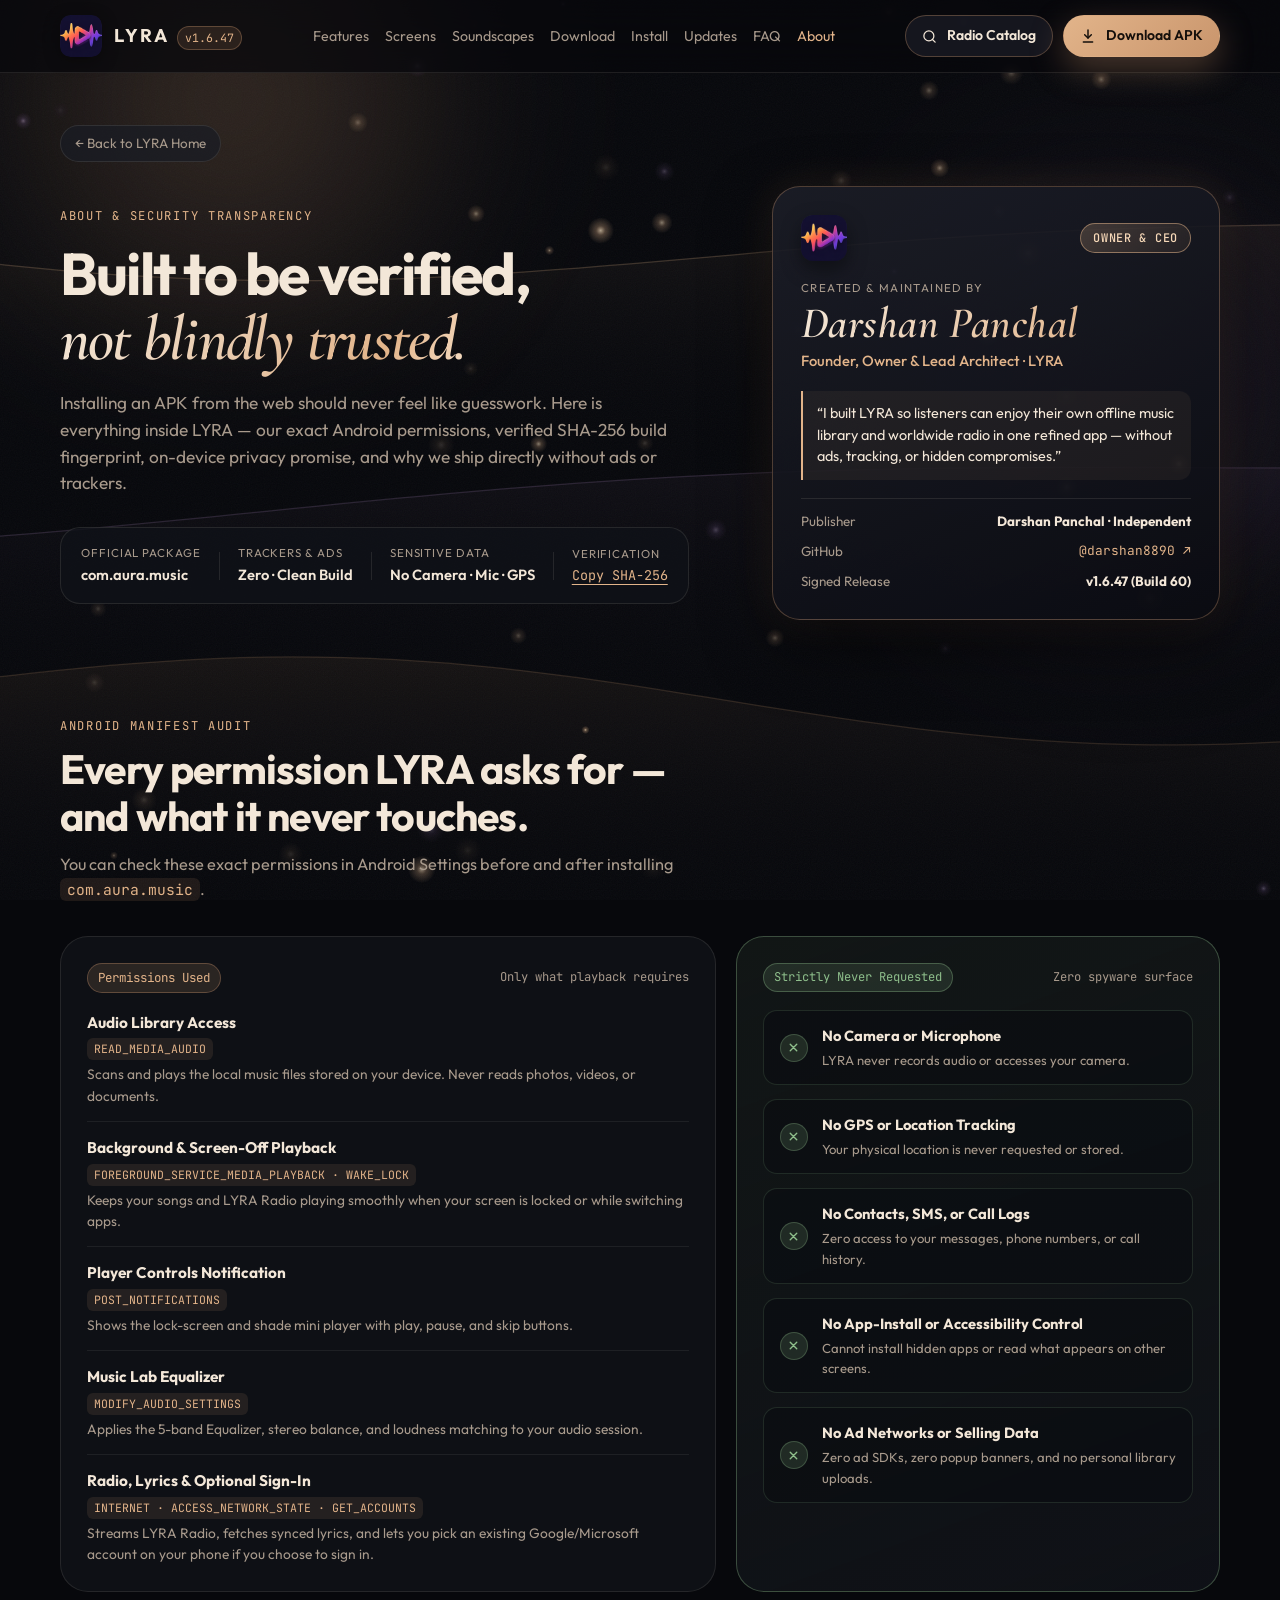
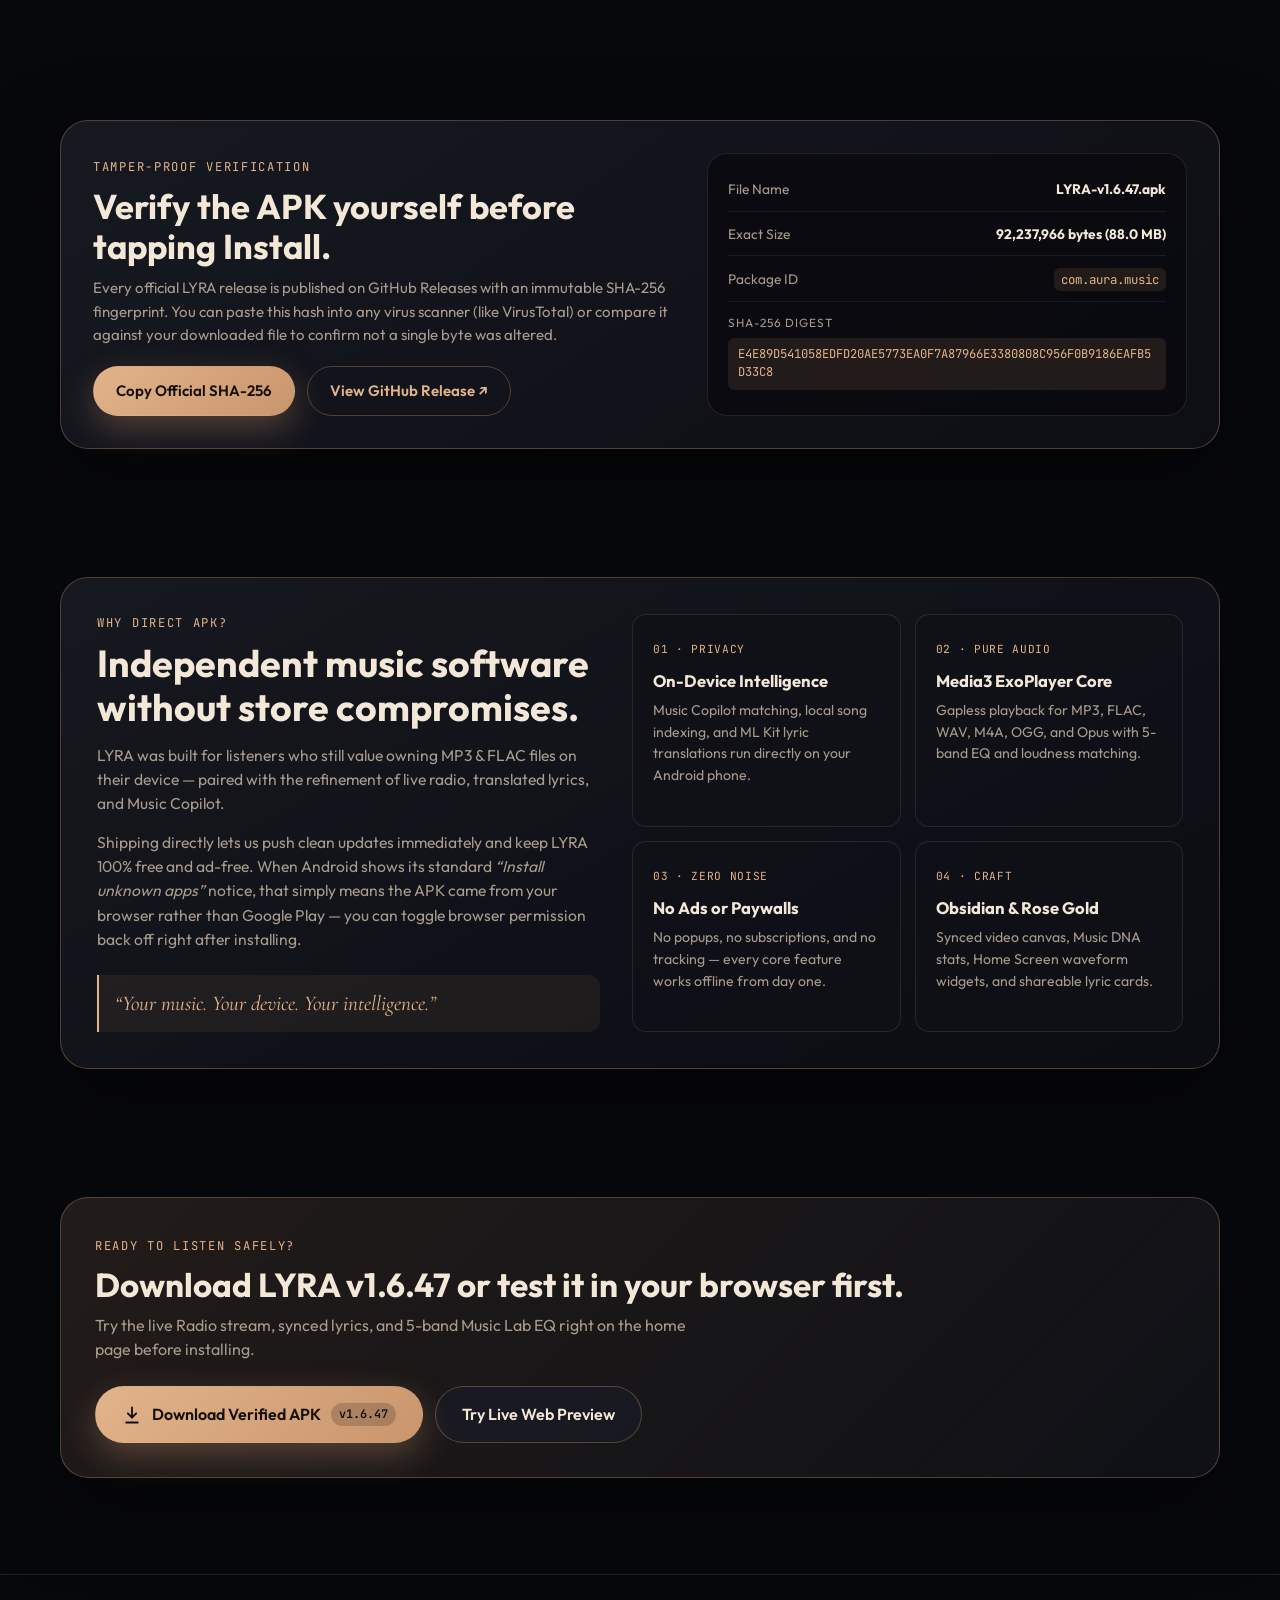
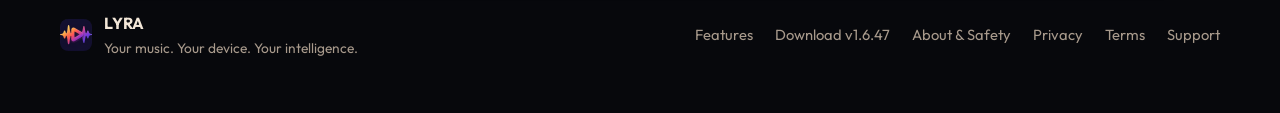
<file: about.html>
<!DOCTYPE html>
<html lang="en">
<head>
  <meta charset="utf-8" />
  <meta name="viewport" content="width=device-width, initial-scale=1" />
  <meta name="theme-color" content="#07080c" />
  <title>About &amp; Safety — LYRA for Android</title>
  <meta name="description" content="Verify LYRA v1.6.47 safety, SHA-256 checksum, exact Android permissions, and our zero-ad, on-device privacy commitment." />
  <link rel="canonical" href="https://darshan8890.github.io/lyra/about.html" />
  <meta property="og:type" content="website" />
  <meta property="og:url" content="https://darshan8890.github.io/lyra/about.html" />
  <meta property="og:title" content="About LYRA — Built for Trust, Privacy &amp; Music Ownership" />
  <meta property="og:description" content="Inspect every Android permission LYRA uses, verify the official SHA-256 APK checksum, and learn how on-device music intelligence works." />
  <meta property="og:image" content="https://darshan8890.github.io/lyra/assets/lyra-logo.png?v=2" />
  <link rel="icon" type="image/png" href="assets/lyra-logo.png?v=2" />
  <link rel="preconnect" href="https://fonts.googleapis.com" />
  <link rel="preconnect" href="https://fonts.gstatic.com" crossorigin />
  <link href="https://fonts.googleapis.com/css2?family=Cormorant+Garamond:ital,wght@0,500;0,600;1,500;1,600&family=JetBrains+Mono:wght@400;500&family=Outfit:wght@300;400;500;600;700&display=swap" rel="stylesheet" />
  <link rel="stylesheet" href="styles.css?v=19" />
  <script type="application/ld+json">
  {
    "@context": "https://schema.org",
    "@type": "AboutPage",
    "name": "About & Security Transparency — LYRA for Android",
    "url": "https://darshan8890.github.io/lyra/about.html",
    "author": {
      "@type": "Person",
      "name": "Darshan Panchal",
      "url": "https://github.com/darshan8890"
    }
  }
  </script>
</head>
<body>
  <div class="ambient-stage" aria-hidden="true">
    <canvas id="ambientCanvas" class="ambient-canvas"></canvas>
    <div class="orb orb-gold"></div>
    <div class="orb orb-amethyst"></div>
    <div class="grain"></div>
  </div>

  <!-- Sticky Navigation -->
  <header class="site-header" id="top">
    <div class="container nav-inner">
      <a class="brand" href="index.html#top" aria-label="LYRA Home">
        <span class="brand-mark">
          <img src="assets/lyra-logo.png?v=2" alt="LYRA logo" width="42" height="42" />
        </span>
        <span class="brand-text">
          <strong>LYRA</strong>
          <small>v1.6.47</small>
        </span>
      </a>

      <nav class="nav-links" id="navLinks" aria-label="Primary">
        <a href="index.html#features">Features</a>
        <a href="index.html#screens">Screens</a>
        <a href="index.html#moods">Soundscapes</a>
        <a href="index.html#download">Download</a>
        <a href="index.html#install">Install</a>
        <a href="index.html#releases">Updates</a>
        <a href="index.html#faq">FAQ</a>
        <a class="is-active" href="about.html" aria-current="page">About</a>
      </nav>

      <div class="nav-actions">
        <button class="btn btn-glass btn-sm js-open-catalog" type="button">
          <svg width="15" height="15" viewBox="0 0 24 24" fill="none" stroke="currentColor" stroke-width="2" stroke-linecap="round" stroke-linejoin="round" aria-hidden="true"><circle cx="11" cy="11" r="8"/><path d="m21 21-4.3-4.3"/></svg>
          <span>Radio Catalog</span>
        </button>
        <a class="btn btn-primary btn-sm js-download-apk" href="https://github.com/darshan8890/lyra/releases/download/v1.6.47/LYRA-v1.6.47.apk" download="LYRA-v1.6.47.apk">
          <svg width="16" height="16" viewBox="0 0 24 24" fill="none" stroke="currentColor" stroke-width="2.2" stroke-linecap="round" stroke-linejoin="round" aria-hidden="true"><path d="M12 3v12"/><path d="m7 10 5 5 5-5"/><path d="M5 21h14"/></svg>
          <span>Download APK</span>
        </a>
        <button class="menu-toggle" id="menuToggle" type="button" aria-label="Open navigation menu" aria-expanded="false" aria-controls="mobileDrawer">
          <span></span><span></span>
        </button>
      </div>
    </div>

    <div class="mobile-drawer" id="mobileDrawer" hidden>
      <a href="index.html#features">Features</a>
      <a href="index.html#screens">App Screens</a>
      <a href="index.html#moods">Soundscapes</a>
      <a href="index.html#download">Direct Download</a>
      <a href="index.html#install">How to Install</a>
      <a href="index.html#releases">What’s New</a>
      <a href="index.html#faq">FAQ</a>
      <a class="is-active" href="about.html" aria-current="page">About</a>
      <button class="btn btn-glass js-open-catalog" type="button">Browse Radio Catalog</button>
      <a class="btn btn-primary js-download-apk" href="https://github.com/darshan8890/lyra/releases/download/v1.6.47/LYRA-v1.6.47.apk" download="LYRA-v1.6.47.apk">Download LYRA v1.6.47 APK</a>
    </div>
  </header>

  <main>
    <!-- About & Trust Hero -->
    <section class="about-hero container">
      <a class="about-back hero-enter" style="--d: 0ms" href="index.html">← Back to LYRA Home</a>

      <div class="about-hero-grid">
        <div class="about-hero-main">
          <span class="eyebrow hero-enter" style="--d: 60ms">About &amp; Security Transparency</span>
          <h1 class="hero-enter" style="--d: 120ms">
            Built to be verified,<br />
            <span class="hero-accent">not blindly trusted.</span>
          </h1>
          <p class="hero-lead hero-enter" style="--d: 180ms">
            Installing an APK from the web should never feel like guesswork. Here is everything inside LYRA — our exact Android permissions, verified SHA-256 build fingerprint, on-device privacy promise, and why we ship directly without ads or trackers.
          </p>

          <div class="trust-strip hero-enter" style="--d: 240ms">
            <div class="trust-item">
              <span class="trust-label">Official Package</span>
              <strong>com.aura.music</strong>
            </div>
            <div class="trust-divider" aria-hidden="true"></div>
            <div class="trust-item">
              <span class="trust-label">Trackers &amp; Ads</span>
              <strong>Zero · Clean Build</strong>
            </div>
            <div class="trust-divider" aria-hidden="true"></div>
            <div class="trust-item">
              <span class="trust-label">Sensitive Data</span>
              <strong>No Camera · Mic · GPS</strong>
            </div>
            <div class="trust-divider" aria-hidden="true"></div>
            <div class="trust-item">
              <span class="trust-label">Verification</span>
              <button class="link-mono js-copy-sha" type="button">Copy SHA-256</button>
            </div>
          </div>
        </div>

        <aside class="founder-card hero-enter" style="--d: 200ms" aria-label="LYRA Creator & Owner">
          <div class="founder-top">
            <img src="assets/lyra-logo.png?v=2" alt="LYRA emblem" width="46" height="46" />
            <span class="founder-role-badge">Owner &amp; CEO</span>
          </div>

          <div class="founder-identity">
            <span class="founder-kicker">Created &amp; Maintained By</span>
            <h2>Darshan Panchal</h2>
            <p class="founder-title">Founder, Owner &amp; Lead Architect · LYRA</p>
          </div>

          <p class="founder-pledge">
            “I built LYRA so listeners can enjoy their own offline music library and worldwide radio in one refined app — without ads, tracking, or hidden compromises.”
          </p>

          <div class="founder-meta">
            <div>
              <span>Publisher</span>
              <strong>Darshan Panchal · Independent</strong>
            </div>
            <div>
              <span>GitHub</span>
              <a href="https://github.com/darshan8890" target="_blank" rel="noopener noreferrer">@darshan8890 ↗</a>
            </div>
            <div>
              <span>Signed Release</span>
              <strong>v1.6.47 (Build 60)</strong>
            </div>
          </div>
        </aside>
      </div>
    </section>

    <!-- Permission Transparency -->
    <section class="section container" id="permissions">
      <div class="section-head reveal">
        <span class="eyebrow">Android Manifest Audit</span>
        <h2>Every permission LYRA asks for — and what it never touches.</h2>
        <p>You can check these exact permissions in Android Settings before and after installing <code>com.aura.music</code>.</p>
      </div>

      <div class="perms-grid">
        <div class="perm-panel reveal">
          <div class="perm-panel-head">
            <span class="version-badge">Permissions Used</span>
            <span class="build-tag">Only what playback requires</span>
          </div>
          <ul class="perm-list">
            <li>
              <strong>Audio Library Access</strong>
              <code>READ_MEDIA_AUDIO</code>
              <span>Scans and plays the local music files stored on your device. Never reads photos, videos, or documents.</span>
            </li>
            <li>
              <strong>Background &amp; Screen-Off Playback</strong>
              <code>FOREGROUND_SERVICE_MEDIA_PLAYBACK · WAKE_LOCK</code>
              <span>Keeps your songs and LYRA Radio playing smoothly when your screen is locked or while switching apps.</span>
            </li>
            <li>
              <strong>Player Controls Notification</strong>
              <code>POST_NOTIFICATIONS</code>
              <span>Shows the lock-screen and shade mini player with play, pause, and skip buttons.</span>
            </li>
            <li>
              <strong>Music Lab Equalizer</strong>
              <code>MODIFY_AUDIO_SETTINGS</code>
              <span>Applies the 5-band Equalizer, stereo balance, and loudness matching to your audio session.</span>
            </li>
            <li>
              <strong>Radio, Lyrics &amp; Optional Sign-In</strong>
              <code>INTERNET · ACCESS_NETWORK_STATE · GET_ACCOUNTS</code>
              <span>Streams LYRA Radio, fetches synced lyrics, and lets you pick an existing Google/Microsoft account on your phone if you choose to sign in.</span>
            </li>
          </ul>
        </div>

        <div class="perm-panel is-safe reveal">
          <div class="perm-panel-head">
            <span class="perm-safe-badge">Strictly Never Requested</span>
            <span class="build-tag">Zero spyware surface</span>
          </div>
          <ul class="never-list">
            <li>
              <span class="never-mark" aria-hidden="true"><svg width="13" height="13" viewBox="0 0 24 24" fill="none" stroke="currentColor" stroke-width="2.6" stroke-linecap="round"><path d="M18 6 6 18M6 6l12 12"/></svg></span>
              <div>
                <strong>No Camera or Microphone</strong>
                <p>LYRA never records audio or accesses your camera.</p>
              </div>
            </li>
            <li>
              <span class="never-mark" aria-hidden="true"><svg width="13" height="13" viewBox="0 0 24 24" fill="none" stroke="currentColor" stroke-width="2.6" stroke-linecap="round"><path d="M18 6 6 18M6 6l12 12"/></svg></span>
              <div>
                <strong>No GPS or Location Tracking</strong>
                <p>Your physical location is never requested or stored.</p>
              </div>
            </li>
            <li>
              <span class="never-mark" aria-hidden="true"><svg width="13" height="13" viewBox="0 0 24 24" fill="none" stroke="currentColor" stroke-width="2.6" stroke-linecap="round"><path d="M18 6 6 18M6 6l12 12"/></svg></span>
              <div>
                <strong>No Contacts, SMS, or Call Logs</strong>
                <p>Zero access to your messages, phone numbers, or call history.</p>
              </div>
            </li>
            <li>
              <span class="never-mark" aria-hidden="true"><svg width="13" height="13" viewBox="0 0 24 24" fill="none" stroke="currentColor" stroke-width="2.6" stroke-linecap="round"><path d="M18 6 6 18M6 6l12 12"/></svg></span>
              <div>
                <strong>No App-Install or Accessibility Control</strong>
                <p>Cannot install hidden apps or read what appears on other screens.</p>
              </div>
            </li>
            <li>
              <span class="never-mark" aria-hidden="true"><svg width="13" height="13" viewBox="0 0 24 24" fill="none" stroke="currentColor" stroke-width="2.6" stroke-linecap="round"><path d="M18 6 6 18M6 6l12 12"/></svg></span>
              <div>
                <strong>No Ad Networks or Selling Data</strong>
                <p>Zero ad SDKs, zero popup banners, and no personal library uploads.</p>
              </div>
            </li>
          </ul>
        </div>
      </div>
    </section>

    <!-- Cryptographic Build Verification -->
    <section class="section container" id="verify">
      <div class="trust-verify-card reveal">
        <div class="tvc-left">
          <span class="eyebrow">Tamper-Proof Verification</span>
          <h2>Verify the APK yourself before tapping Install.</h2>
          <p>
            Every official LYRA release is published on GitHub Releases with an immutable SHA-256 fingerprint. You can paste this hash into any virus scanner (like VirusTotal) or compare it against your downloaded file to confirm not a single byte was altered.
          </p>
          <div class="tvc-actions">
            <button class="btn btn-primary js-copy-sha" type="button">Copy Official SHA-256</button>
            <a class="btn btn-outline" href="https://github.com/darshan8890/lyra/releases/tag/v1.6.47" target="_blank" rel="noopener noreferrer">View GitHub Release ↗</a>
          </div>
        </div>

        <div class="tvc-right">
          <div class="tvc-row">
            <span>File Name</span>
            <strong>LYRA-v1.6.47.apk</strong>
          </div>
          <div class="tvc-row">
            <span>Exact Size</span>
            <strong>92,237,966 bytes (88.0 MB)</strong>
          </div>
          <div class="tvc-row">
            <span>Package ID</span>
            <code>com.aura.music</code>
          </div>
          <div class="tvc-hash">
            <span>SHA-256 Digest</span>
            <code>E4E89D541058EDFD20AE5773EA0F7A87966E3380808C956F0B9186EAFB5D33C8</code>
          </div>
        </div>
      </div>
    </section>

    <!-- Why Direct APK + Story -->
    <section class="section container">
      <div class="about-shell reveal">
        <div class="about-story">
          <span class="eyebrow">Why Direct APK?</span>
          <h2>Independent music software without store compromises.</h2>
          <p>
            LYRA was built for listeners who still value owning MP3 &amp; FLAC files on their device — paired with the refinement of live radio, translated lyrics, and Music Copilot.
          </p>
          <p>
            Shipping directly lets us push clean updates immediately and keep LYRA 100% free and ad-free. When Android shows its standard <em>“Install unknown apps”</em> notice, that simply means the APK came from your browser rather than Google Play — you can toggle browser permission back off right after installing.
          </p>
          <blockquote class="about-quote">“Your music. Your device. Your intelligence.”</blockquote>
        </div>

        <div class="about-pillars">
          <article class="pillar-card">
            <span class="pillar-tag">01 · Privacy</span>
            <h3>On-Device Intelligence</h3>
            <p>Music Copilot matching, local song indexing, and ML Kit lyric translations run directly on your Android phone.</p>
          </article>

          <article class="pillar-card">
            <span class="pillar-tag">02 · Pure Audio</span>
            <h3>Media3 ExoPlayer Core</h3>
            <p>Gapless playback for MP3, FLAC, WAV, M4A, OGG, and Opus with 5-band EQ and loudness matching.</p>
          </article>

          <article class="pillar-card">
            <span class="pillar-tag">03 · Zero Noise</span>
            <h3>No Ads or Paywalls</h3>
            <p>No popups, no subscriptions, and no tracking — every core feature works offline from day one.</p>
          </article>

          <article class="pillar-card">
            <span class="pillar-tag">04 · Craft</span>
            <h3>Obsidian &amp; Rose Gold</h3>
            <p>Synced video canvas, Music DNA stats, Home Screen waveform widgets, and shareable lyric cards.</p>
          </article>
        </div>
      </div>
    </section>

    <!-- Bottom CTA -->
    <section class="section container">
      <div class="about-cta-card reveal">
        <div>
          <span class="eyebrow">Ready to Listen Safely?</span>
          <h2>Download LYRA v1.6.47 or test it in your browser first.</h2>
          <p>Try the live Radio stream, synced lyrics, and 5-band Music Lab EQ right on the home page before installing.</p>
        </div>
        <div class="about-cta-actions">
          <a class="btn btn-primary btn-lg btn-shimmer js-download-apk" href="https://github.com/darshan8890/lyra/releases/download/v1.6.47/LYRA-v1.6.47.apk" download="LYRA-v1.6.47.apk">
            <svg width="20" height="20" viewBox="0 0 24 24" fill="none" stroke="currentColor" stroke-width="2.2" stroke-linecap="round" stroke-linejoin="round" aria-hidden="true"><path d="M12 3v12"/><path d="m7 10 5 5 5-5"/><path d="M5 21h14"/></svg>
            <span>Download Verified APK</span>
            <span class="btn-tag">v1.6.47</span>
          </a>
          <a class="btn btn-glass btn-lg" href="index.html#preview">Try Live Web Preview</a>
        </div>
      </div>
    </section>
  </main>

  <footer class="site-footer">
    <div class="container footer-inner">
      <div class="footer-brand">
        <img src="assets/lyra-logo.png?v=2" alt="LYRA logo" width="32" height="32" />
        <div>
          <strong>LYRA</strong>
          <p>Your music. Your device. Your intelligence.</p>
        </div>
      </div>

      <div class="footer-links">
        <a href="index.html#features">Features</a>
        <a href="index.html#download">Download v1.6.47</a>
        <a href="about.html" aria-current="page">About &amp; Safety</a>
        <a href="privacy.html">Privacy</a>
        <a href="privacy.html#terms">Terms</a>
        <a href="support.html">Support</a>
      </div>
    </div>
  </footer>

  <!-- Searchable Live Radio Catalog Drawer -->
  <div class="drawer-backdrop" id="catalogBackdrop" hidden></div>
  <aside class="catalog-drawer" id="catalogDrawer" hidden role="dialog" aria-modal="true" aria-labelledby="catalogDrawerTitle">
    <div class="catalog-head">
      <div>
        <span class="eyebrow">Live Streaming</span>
        <h3 id="catalogDrawerTitle">LYRA Radio Catalog</h3>
      </div>
      <div class="catalog-head-right">
        <span class="version-badge" id="catalogCountBadge">0 Tracks</span>
        <button class="modal-close catalog-close" id="closeCatalogBtn" type="button" aria-label="Close catalog drawer">✕</button>
      </div>
    </div>

    <div class="catalog-search-wrap">
      <svg width="16" height="16" viewBox="0 0 24 24" fill="none" stroke="currentColor" stroke-width="2" stroke-linecap="round" stroke-linejoin="round" aria-hidden="true"><circle cx="11" cy="11" r="8"/><path d="m21 21-4.3-4.3"/></svg>
      <input id="catalogSearchInput" type="search" placeholder="Search song, artist, album, or genre…" autocomplete="off" />
      <button class="catalog-clear" id="catalogClearBtn" type="button" hidden aria-label="Clear search">✕</button>
    </div>

    <div class="catalog-chips" id="catalogGenreChips"></div>

    <div class="catalog-list-wrap">
      <ul class="catalog-list" id="catalogList"></ul>
      <p class="catalog-empty" id="catalogEmpty" hidden>No matching tracks found. Try another keyword or genre.</p>
    </div>
  </aside>

  <!-- Post-Download Smart Helper -->
  <div class="post-download-bar" id="postDownloadBar" hidden role="region" aria-label="Install next steps">
    <div class="pdb-head">
      <span class="pulse-dot" aria-hidden="true"></span>
      <strong>Downloading LYRA-v1.6.47.apk…</strong>
      <button class="pdb-close" id="closePostDownloadBtn" type="button" aria-label="Dismiss install helper">✕</button>
    </div>
    <p>When finished, tap the APK file and choose <b>Allow from this source</b> if Android prompts.</p>
    <a class="btn btn-sm btn-primary" href="index.html#install">See 3-Step Guide →</a>
  </div>

  <!-- Friendly Toast -->
  <div class="toast" id="toast" role="status" aria-live="polite" hidden></div>

  <script src="app.js?v=7"></script>
  <!-- Cloudflare Web Analytics (cookieless): paste your token from Cloudflare Dashboard -> Web Analytics
  <script defer src="https://static.cloudflareinsights.com/beacon.min.js" data-cf-beacon='{"token": "YOUR_CLOUDFLARE_ANALYTICS_TOKEN"}'></script>
  -->
</body>
</html>
</file>
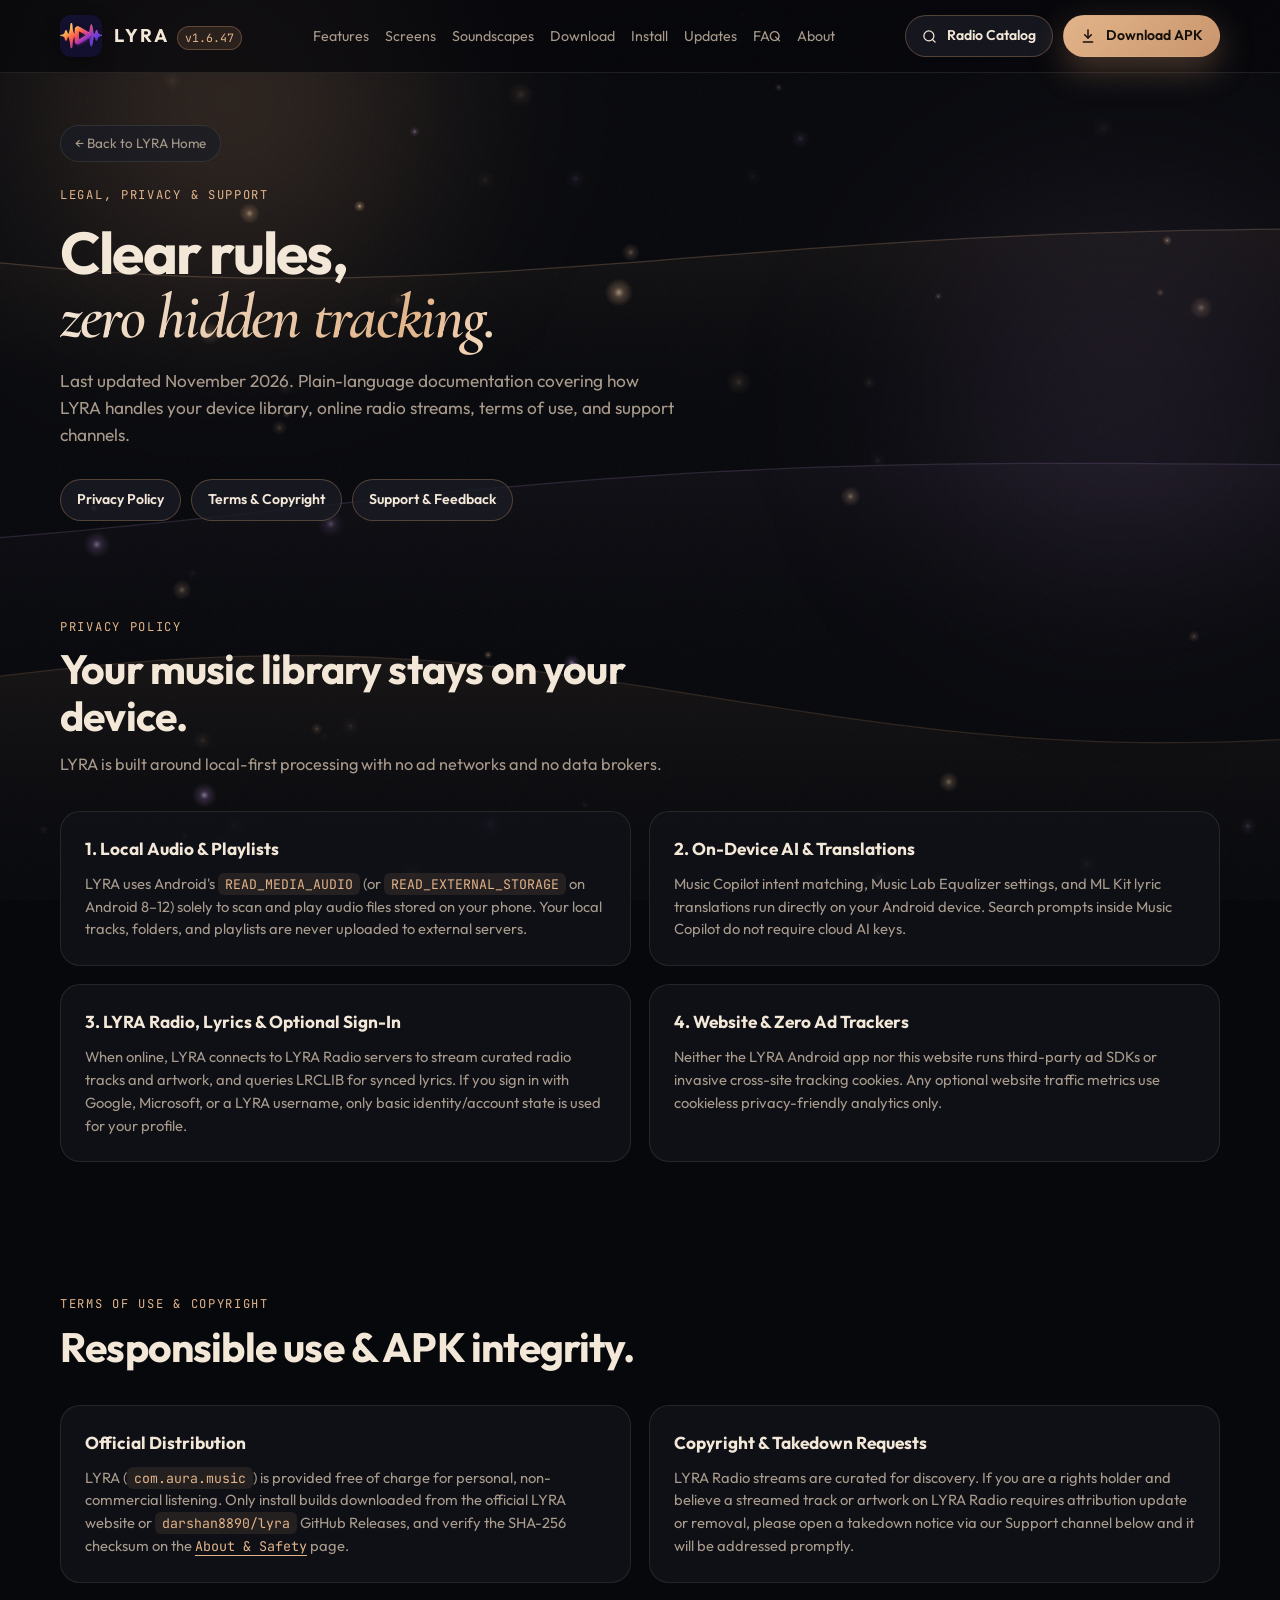
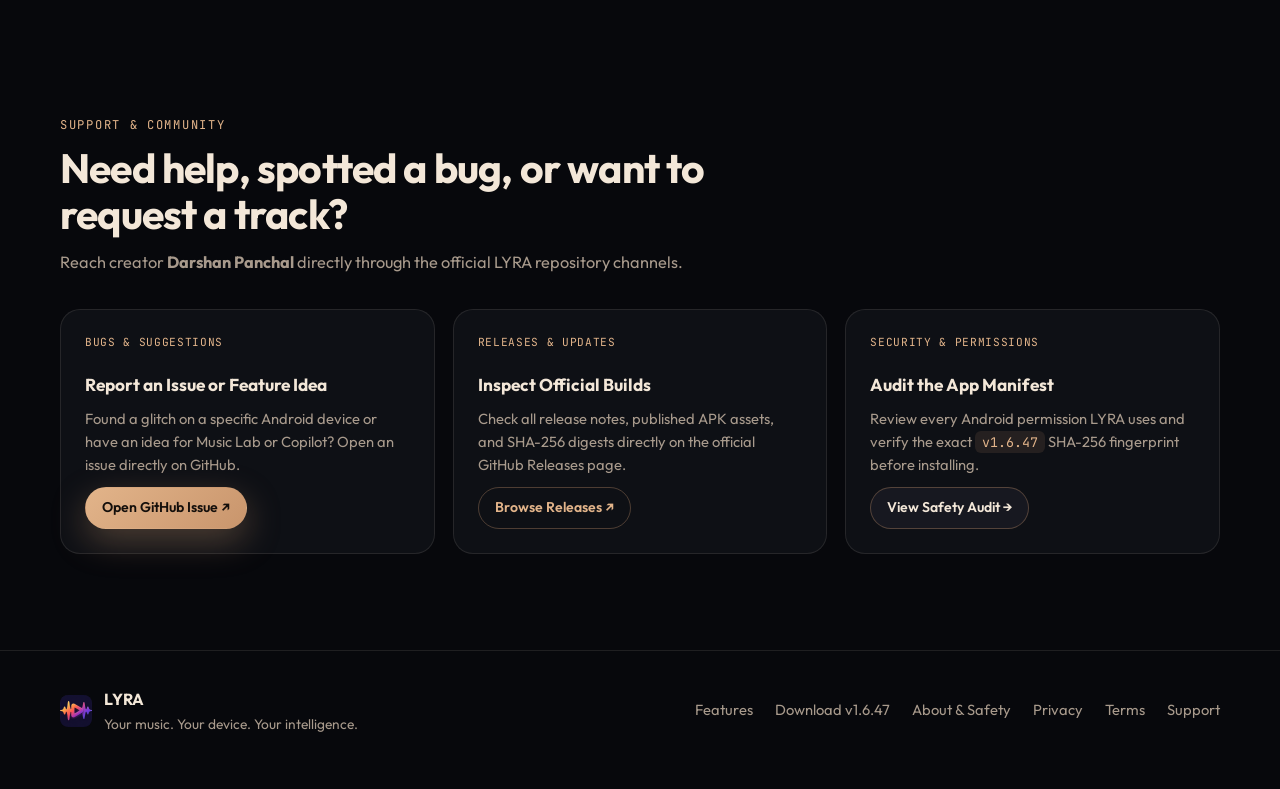
<file: privacy.html>
<!DOCTYPE html>
<html lang="en">
<head>
  <meta charset="utf-8" />
  <meta name="viewport" content="width=device-width, initial-scale=1" />
  <meta name="theme-color" content="#07080c" />
  <title>Privacy, Terms &amp; Support — LYRA for Android</title>
  <meta name="description" content="Read LYRA's privacy policy, terms of use, copyright notice, and direct support channels." />
  <link rel="canonical" href="https://darshan8890.github.io/lyra/privacy.html" />
  <meta property="og:type" content="website" />
  <meta property="og:url" content="https://darshan8890.github.io/lyra/privacy.html" />
  <meta property="og:title" content="LYRA — Privacy Policy, Terms &amp; Support" />
  <meta property="og:description" content="How LYRA protects your offline music library on-device with zero ads, zero trackers, and clear support channels." />
  <meta property="og:image" content="https://darshan8890.github.io/lyra/assets/lyra-logo.png?v=2" />
  <link rel="icon" type="image/png" href="assets/lyra-logo.png?v=2" />
  <link rel="preconnect" href="https://fonts.googleapis.com" />
  <link rel="preconnect" href="https://fonts.gstatic.com" crossorigin />
  <link href="https://fonts.googleapis.com/css2?family=Cormorant+Garamond:ital,wght@0,500;0,600;1,500;1,600&family=JetBrains+Mono:wght@400;500&family=Outfit:wght@300;400;500;600;700&display=swap" rel="stylesheet" />
  <link rel="stylesheet" href="styles.css?v=19" />
</head>
<body>
  <div class="ambient-stage" aria-hidden="true">
    <canvas id="ambientCanvas" class="ambient-canvas"></canvas>
    <div class="orb orb-gold"></div>
    <div class="orb orb-amethyst"></div>
    <div class="grain"></div>
  </div>

  <!-- Sticky Navigation -->
  <header class="site-header" id="top">
    <div class="container nav-inner">
      <a class="brand" href="index.html#top" aria-label="LYRA Home">
        <span class="brand-mark">
          <img src="assets/lyra-logo.png?v=2" alt="LYRA logo" width="42" height="42" />
        </span>
        <span class="brand-text">
          <strong>LYRA</strong>
          <small>v1.6.47</small>
        </span>
      </a>

      <nav class="nav-links" id="navLinks" aria-label="Primary">
        <a href="index.html#features">Features</a>
        <a href="index.html#screens">Screens</a>
        <a href="index.html#moods">Soundscapes</a>
        <a href="index.html#download">Download</a>
        <a href="index.html#install">Install</a>
        <a href="index.html#releases">Updates</a>
        <a href="index.html#faq">FAQ</a>
        <a href="about.html">About</a>
      </nav>

      <div class="nav-actions">
        <button class="btn btn-glass btn-sm js-open-catalog" type="button">
          <svg width="15" height="15" viewBox="0 0 24 24" fill="none" stroke="currentColor" stroke-width="2" stroke-linecap="round" stroke-linejoin="round" aria-hidden="true"><circle cx="11" cy="11" r="8"/><path d="m21 21-4.3-4.3"/></svg>
          <span>Radio Catalog</span>
        </button>
        <a class="btn btn-primary btn-sm js-download-apk" href="https://github.com/darshan8890/lyra/releases/download/v1.6.47/LYRA-v1.6.47.apk" download="LYRA-v1.6.47.apk">
          <svg width="16" height="16" viewBox="0 0 24 24" fill="none" stroke="currentColor" stroke-width="2.2" stroke-linecap="round" stroke-linejoin="round" aria-hidden="true"><path d="M12 3v12"/><path d="m7 10 5 5 5-5"/><path d="M5 21h14"/></svg>
          <span>Download APK</span>
        </a>
        <button class="menu-toggle" id="menuToggle" type="button" aria-label="Open navigation menu" aria-expanded="false" aria-controls="mobileDrawer">
          <span></span><span></span>
        </button>
      </div>
    </div>

    <div class="mobile-drawer" id="mobileDrawer" hidden>
      <a href="index.html#features">Features</a>
      <a href="index.html#screens">App Screens</a>
      <a href="index.html#moods">Soundscapes</a>
      <a href="index.html#download">Direct Download</a>
      <a href="index.html#install">How to Install</a>
      <a href="index.html#releases">What’s New</a>
      <a href="index.html#faq">FAQ</a>
      <a href="about.html">About</a>
      <a class="is-active" href="privacy.html" aria-current="page">Privacy &amp; Terms</a>
      <button class="btn btn-glass js-open-catalog" type="button">Browse Radio Catalog</button>
      <a class="btn btn-primary js-download-apk" href="https://github.com/darshan8890/lyra/releases/download/v1.6.47/LYRA-v1.6.47.apk" download="LYRA-v1.6.47.apk">Download LYRA v1.6.47 APK</a>
    </div>
  </header>

  <main>
    <section class="about-hero container">
      <a class="about-back hero-enter" style="--d: 0ms" href="index.html">← Back to LYRA Home</a>
      <span class="eyebrow hero-enter" style="--d: 60ms">Legal, Privacy &amp; Support</span>
      <h1 class="hero-enter" style="--d: 120ms">
        Clear rules,<br />
        <span class="hero-accent">zero hidden tracking.</span>
      </h1>
      <p class="hero-lead hero-enter" style="--d: 180ms">
        Last updated November 2026. Plain-language documentation covering how LYRA handles your device library, online radio streams, terms of use, and support channels.
      </p>
      <div class="legal-jump hero-enter" style="--d: 240ms">
        <a class="btn btn-glass btn-sm" href="#privacy">Privacy Policy</a>
        <a class="btn btn-glass btn-sm" href="#terms">Terms &amp; Copyright</a>
        <a class="btn btn-glass btn-sm" href="#support">Support &amp; Feedback</a>
      </div>
    </section>

    <!-- Privacy Policy -->
    <section class="section container" id="privacy">
      <div class="section-head reveal">
        <span class="eyebrow">Privacy Policy</span>
        <h2>Your music library stays on your device.</h2>
        <p>LYRA is built around local-first processing with no ad networks and no data brokers.</p>
      </div>

      <div class="legal-grid">
        <article class="legal-card reveal">
          <h3>1. Local Audio &amp; Playlists</h3>
          <p>
            LYRA uses Android's <code>READ_MEDIA_AUDIO</code> (or <code>READ_EXTERNAL_STORAGE</code> on Android 8–12) solely to scan and play audio files stored on your phone. Your local tracks, folders, and playlists are never uploaded to external servers.
          </p>
        </article>

        <article class="legal-card reveal">
          <h3>2. On-Device AI &amp; Translations</h3>
          <p>
            Music Copilot intent matching, Music Lab Equalizer settings, and ML Kit lyric translations run directly on your Android device. Search prompts inside Music Copilot do not require cloud AI keys.
          </p>
        </article>

        <article class="legal-card reveal">
          <h3>3. LYRA Radio, Lyrics &amp; Optional Sign-In</h3>
          <p>
            When online, LYRA connects to LYRA Radio servers to stream curated radio tracks and artwork, and queries LRCLIB for synced lyrics. If you sign in with Google, Microsoft, or a LYRA username, only basic identity/account state is used for your profile.
          </p>
        </article>

        <article class="legal-card reveal">
          <h3>4. Website &amp; Zero Ad Trackers</h3>
          <p>
            Neither the LYRA Android app nor this website runs third-party ad SDKs or invasive cross-site tracking cookies. Any optional website traffic metrics use cookieless privacy-friendly analytics only.
          </p>
        </article>
      </div>
    </section>

    <!-- Terms & Copyright -->
    <section class="section container" id="terms">
      <div class="section-head reveal">
        <span class="eyebrow">Terms of Use &amp; Copyright</span>
        <h2>Responsible use &amp; APK integrity.</h2>
      </div>

      <div class="legal-grid">
        <article class="legal-card reveal">
          <h3>Official Distribution</h3>
          <p>
            LYRA (<code>com.aura.music</code>) is provided free of charge for personal, non-commercial listening. Only install builds downloaded from the official LYRA website or <code>darshan8890/lyra</code> GitHub Releases, and verify the SHA-256 checksum on the <a class="link-mono" href="about.html#verify">About &amp; Safety</a> page.
          </p>
        </article>

        <article class="legal-card reveal">
          <h3>Copyright &amp; Takedown Requests</h3>
          <p>
            LYRA Radio streams are curated for discovery. If you are a rights holder and believe a streamed track or artwork on LYRA Radio requires attribution update or removal, please open a takedown notice via our Support channel below and it will be addressed promptly.
          </p>
        </article>
      </div>
    </section>

    <!-- Support & Feedback -->
    <section class="section container" id="support">
      <div class="section-head reveal">
        <span class="eyebrow">Support &amp; Community</span>
        <h2>Need help, spotted a bug, or want to request a track?</h2>
        <p>Reach creator <strong>Darshan Panchal</strong> directly through the official LYRA repository channels.</p>
      </div>

      <div class="support-grid">
        <article class="legal-card reveal">
          <span class="pillar-tag">Bugs &amp; Suggestions</span>
          <h3>Report an Issue or Feature Idea</h3>
          <p>Found a glitch on a specific Android device or have an idea for Music Lab or Copilot? Open an issue directly on GitHub.</p>
          <a class="btn btn-primary btn-sm" href="https://github.com/darshan8890/lyra/issues/new" target="_blank" rel="noopener noreferrer">Open GitHub Issue ↗</a>
        </article>

        <article class="legal-card reveal">
          <span class="pillar-tag">Releases &amp; Updates</span>
          <h3>Inspect Official Builds</h3>
          <p>Check all release notes, published APK assets, and SHA-256 digests directly on the official GitHub Releases page.</p>
          <a class="btn btn-outline btn-sm" href="https://github.com/darshan8890/lyra/releases" target="_blank" rel="noopener noreferrer">Browse Releases ↗</a>
        </article>

        <article class="legal-card reveal">
          <span class="pillar-tag">Security &amp; Permissions</span>
          <h3>Audit the App Manifest</h3>
          <p>Review every Android permission LYRA uses and verify the exact <code>v1.6.47</code> SHA-256 fingerprint before installing.</p>
          <a class="btn btn-glass btn-sm" href="about.html">View Safety Audit →</a>
        </article>
      </div>
    </section>
  </main>

  <footer class="site-footer">
    <div class="container footer-inner">
      <div class="footer-brand">
        <img src="assets/lyra-logo.png?v=2" alt="LYRA logo" width="32" height="32" />
        <div>
          <strong>LYRA</strong>
          <p>Your music. Your device. Your intelligence.</p>
        </div>
      </div>

      <div class="footer-links">
        <a href="index.html#features">Features</a>
        <a href="index.html#download">Download v1.6.47</a>
        <a href="about.html">About &amp; Safety</a>
        <a href="privacy.html">Privacy</a>
        <a href="privacy.html#terms">Terms</a>
        <a href="support.html">Support</a>
      </div>
    </div>
  </footer>

  <!-- Searchable Live Radio Catalog Drawer -->
  <div class="drawer-backdrop" id="catalogBackdrop" hidden></div>
  <aside class="catalog-drawer" id="catalogDrawer" hidden role="dialog" aria-modal="true" aria-labelledby="catalogDrawerTitle">
    <div class="catalog-head">
      <div>
        <span class="eyebrow">Live Streaming</span>
        <h3 id="catalogDrawerTitle">LYRA Radio Catalog</h3>
      </div>
      <div class="catalog-head-right">
        <span class="version-badge" id="catalogCountBadge">0 Tracks</span>
        <button class="modal-close catalog-close" id="closeCatalogBtn" type="button" aria-label="Close catalog drawer">✕</button>
      </div>
    </div>

    <div class="catalog-search-wrap">
      <svg width="16" height="16" viewBox="0 0 24 24" fill="none" stroke="currentColor" stroke-width="2" stroke-linecap="round" stroke-linejoin="round" aria-hidden="true"><circle cx="11" cy="11" r="8"/><path d="m21 21-4.3-4.3"/></svg>
      <input id="catalogSearchInput" type="search" placeholder="Search song, artist, album, or genre…" autocomplete="off" />
      <button class="catalog-clear" id="catalogClearBtn" type="button" hidden aria-label="Clear search">✕</button>
    </div>

    <div class="catalog-chips" id="catalogGenreChips"></div>

    <div class="catalog-list-wrap">
      <ul class="catalog-list" id="catalogList"></ul>
      <p class="catalog-empty" id="catalogEmpty" hidden>No matching tracks found. Try another keyword or genre.</p>
    </div>
  </aside>

  <!-- Post-Download Smart Helper -->
  <div class="post-download-bar" id="postDownloadBar" hidden role="region" aria-label="Install next steps">
    <div class="pdb-head">
      <span class="pulse-dot" aria-hidden="true"></span>
      <strong>Downloading LYRA-v1.6.47.apk…</strong>
      <button class="pdb-close" id="closePostDownloadBtn" type="button" aria-label="Dismiss install helper">✕</button>
    </div>
    <p>When finished, tap the APK file and choose <b>Allow from this source</b> if Android prompts.</p>
    <a class="btn btn-sm btn-primary" href="index.html#install">See 3-Step Guide →</a>
  </div>

  <!-- Friendly Toast -->
  <div class="toast" id="toast" role="status" aria-live="polite" hidden></div>

  <script src="app.js?v=7"></script>
  <!-- Cloudflare Web Analytics (cookieless): paste your token from Cloudflare Dashboard -> Web Analytics
  <script defer src="https://static.cloudflareinsights.com/beacon.min.js" data-cf-beacon='{"token": "YOUR_CLOUDFLARE_ANALYTICS_TOKEN"}'></script>
  -->
</body>
</html>
</file>
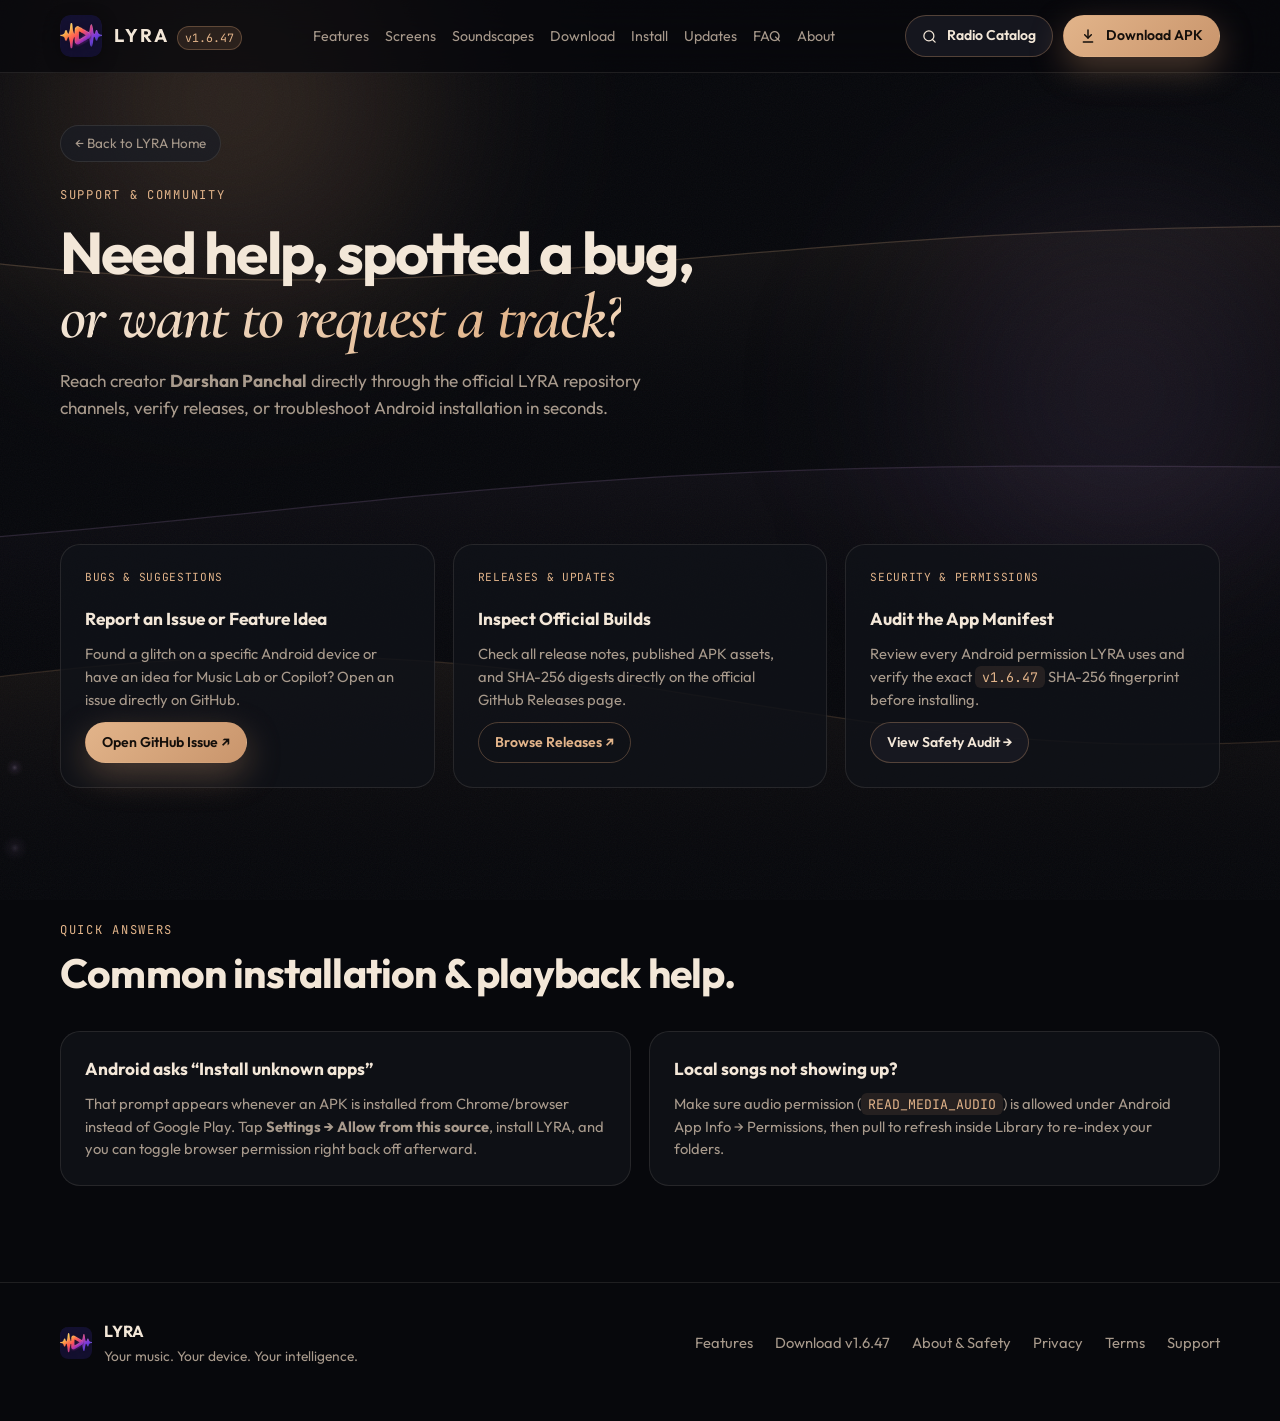
<file: support.html>
<!DOCTYPE html>
<html lang="en">
<head>
  <meta charset="utf-8" />
  <meta name="viewport" content="width=device-width, initial-scale=1" />
  <meta name="theme-color" content="#07080c" />
  <title>Support &amp; Community — LYRA for Android</title>
  <meta name="description" content="Get help with LYRA for Android, report bugs, request songs for LYRA Radio, or verify official APK releases." />
  <link rel="canonical" href="https://darshan8890.github.io/lyra/support.html" />
  <meta property="og:type" content="website" />
  <meta property="og:url" content="https://darshan8890.github.io/lyra/support.html" />
  <meta property="og:title" content="LYRA Support — Help, Bug Reports &amp; Song Requests" />
  <meta property="og:description" content="Direct support channels for LYRA v1.6.47: report issues, suggest features, and check install troubleshooting." />
  <meta property="og:image" content="https://darshan8890.github.io/lyra/assets/lyra-logo.png?v=2" />
  <link rel="icon" type="image/png" href="assets/lyra-logo.png?v=2" />
  <link rel="preconnect" href="https://fonts.googleapis.com" />
  <link rel="preconnect" href="https://fonts.gstatic.com" crossorigin />
  <link href="https://fonts.googleapis.com/css2?family=Cormorant+Garamond:ital,wght@0,500;0,600;1,500;1,600&family=JetBrains+Mono:wght@400;500&family=Outfit:wght@300;400;500;600;700&display=swap" rel="stylesheet" />
  <link rel="stylesheet" href="styles.css?v=19" />
</head>
<body>
  <div class="ambient-stage" aria-hidden="true">
    <canvas id="ambientCanvas" class="ambient-canvas"></canvas>
    <div class="orb orb-gold"></div>
    <div class="orb orb-amethyst"></div>
    <div class="grain"></div>
  </div>

  <!-- Sticky Navigation -->
  <header class="site-header" id="top">
    <div class="container nav-inner">
      <a class="brand" href="index.html#top" aria-label="LYRA Home">
        <span class="brand-mark">
          <img src="assets/lyra-logo.png?v=2" alt="LYRA logo" width="42" height="42" />
        </span>
        <span class="brand-text">
          <strong>LYRA</strong>
          <small>v1.6.47</small>
        </span>
      </a>

      <nav class="nav-links" id="navLinks" aria-label="Primary">
        <a href="index.html#features">Features</a>
        <a href="index.html#screens">Screens</a>
        <a href="index.html#moods">Soundscapes</a>
        <a href="index.html#download">Download</a>
        <a href="index.html#install">Install</a>
        <a href="index.html#releases">Updates</a>
        <a href="index.html#faq">FAQ</a>
        <a href="about.html">About</a>
      </nav>

      <div class="nav-actions">
        <button class="btn btn-glass btn-sm js-open-catalog" type="button">
          <svg width="15" height="15" viewBox="0 0 24 24" fill="none" stroke="currentColor" stroke-width="2" stroke-linecap="round" stroke-linejoin="round" aria-hidden="true"><circle cx="11" cy="11" r="8"/><path d="m21 21-4.3-4.3"/></svg>
          <span>Radio Catalog</span>
        </button>
        <a class="btn btn-primary btn-sm js-download-apk" href="https://github.com/darshan8890/lyra/releases/download/v1.6.47/LYRA-v1.6.47.apk" download="LYRA-v1.6.47.apk">
          <svg width="16" height="16" viewBox="0 0 24 24" fill="none" stroke="currentColor" stroke-width="2.2" stroke-linecap="round" stroke-linejoin="round" aria-hidden="true"><path d="M12 3v12"/><path d="m7 10 5 5 5-5"/><path d="M5 21h14"/></svg>
          <span>Download APK</span>
        </a>
        <button class="menu-toggle" id="menuToggle" type="button" aria-label="Open navigation menu" aria-expanded="false" aria-controls="mobileDrawer">
          <span></span><span></span>
        </button>
      </div>
    </div>

    <div class="mobile-drawer" id="mobileDrawer" hidden>
      <a href="index.html#features">Features</a>
      <a href="index.html#screens">App Screens</a>
      <a href="index.html#moods">Soundscapes</a>
      <a href="index.html#download">Direct Download</a>
      <a href="index.html#install">How to Install</a>
      <a href="index.html#releases">What’s New</a>
      <a href="index.html#faq">FAQ</a>
      <a href="about.html">About</a>
      <a class="is-active" href="support.html" aria-current="page">Support</a>
      <button class="btn btn-glass js-open-catalog" type="button">Browse Radio Catalog</button>
      <a class="btn btn-primary js-download-apk" href="https://github.com/darshan8890/lyra/releases/download/v1.6.47/LYRA-v1.6.47.apk" download="LYRA-v1.6.47.apk">Download LYRA v1.6.47 APK</a>
    </div>
  </header>

  <main>
    <section class="about-hero container">
      <a class="about-back hero-enter" style="--d: 0ms" href="index.html">← Back to LYRA Home</a>
      <span class="eyebrow hero-enter" style="--d: 60ms">Support &amp; Community</span>
      <h1 class="hero-enter" style="--d: 120ms">
        Need help, spotted a bug,<br />
        <span class="hero-accent">or want to request a track?</span>
      </h1>
      <p class="hero-lead hero-enter" style="--d: 180ms">
        Reach creator <strong>Darshan Panchal</strong> directly through the official LYRA repository channels, verify releases, or troubleshoot Android installation in seconds.
      </p>
    </section>

    <section class="section container">
      <div class="support-grid">
        <article class="legal-card reveal">
          <span class="pillar-tag">Bugs &amp; Suggestions</span>
          <h3>Report an Issue or Feature Idea</h3>
          <p>Found a glitch on a specific Android device or have an idea for Music Lab or Copilot? Open an issue directly on GitHub.</p>
          <a class="btn btn-primary btn-sm" href="https://github.com/darshan8890/lyra/issues/new" target="_blank" rel="noopener noreferrer">Open GitHub Issue ↗</a>
        </article>

        <article class="legal-card reveal">
          <span class="pillar-tag">Releases &amp; Updates</span>
          <h3>Inspect Official Builds</h3>
          <p>Check all release notes, published APK assets, and SHA-256 digests directly on the official GitHub Releases page.</p>
          <a class="btn btn-outline btn-sm" href="https://github.com/darshan8890/lyra/releases" target="_blank" rel="noopener noreferrer">Browse Releases ↗</a>
        </article>

        <article class="legal-card reveal">
          <span class="pillar-tag">Security &amp; Permissions</span>
          <h3>Audit the App Manifest</h3>
          <p>Review every Android permission LYRA uses and verify the exact <code>v1.6.47</code> SHA-256 fingerprint before installing.</p>
          <a class="btn btn-glass btn-sm" href="about.html">View Safety Audit →</a>
        </article>
      </div>
    </section>

    <section class="section container">
      <div class="section-head reveal">
        <span class="eyebrow">Quick Answers</span>
        <h2>Common installation &amp; playback help.</h2>
      </div>

      <div class="legal-grid">
        <article class="legal-card reveal">
          <h3>Android asks “Install unknown apps”</h3>
          <p>
            That prompt appears whenever an APK is installed from Chrome/browser instead of Google Play. Tap <strong>Settings → Allow from this source</strong>, install LYRA, and you can toggle browser permission right back off afterward.
          </p>
        </article>

        <article class="legal-card reveal">
          <h3>Local songs not showing up?</h3>
          <p>
            Make sure audio permission (<code>READ_MEDIA_AUDIO</code>) is allowed under Android App Info → Permissions, then pull to refresh inside Library to re-index your folders.
          </p>
        </article>
      </div>
    </section>
  </main>

  <footer class="site-footer">
    <div class="container footer-inner">
      <div class="footer-brand">
        <img src="assets/lyra-logo.png?v=2" alt="LYRA logo" width="32" height="32" />
        <div>
          <strong>LYRA</strong>
          <p>Your music. Your device. Your intelligence.</p>
        </div>
      </div>

      <div class="footer-links">
        <a href="index.html#features">Features</a>
        <a href="index.html#download">Download v1.6.47</a>
        <a href="about.html">About &amp; Safety</a>
        <a href="privacy.html">Privacy</a>
        <a href="privacy.html#terms">Terms</a>
        <a href="support.html" aria-current="page">Support</a>
      </div>
    </div>
  </footer>

  <!-- Searchable Live Radio Catalog Drawer -->
  <div class="drawer-backdrop" id="catalogBackdrop" hidden></div>
  <aside class="catalog-drawer" id="catalogDrawer" hidden role="dialog" aria-modal="true" aria-labelledby="catalogDrawerTitle">
    <div class="catalog-head">
      <div>
        <span class="eyebrow">Live Streaming</span>
        <h3 id="catalogDrawerTitle">LYRA Radio Catalog</h3>
      </div>
      <div class="catalog-head-right">
        <span class="version-badge" id="catalogCountBadge">0 Tracks</span>
        <button class="modal-close catalog-close" id="closeCatalogBtn" type="button" aria-label="Close catalog drawer">✕</button>
      </div>
    </div>

    <div class="catalog-search-wrap">
      <svg width="16" height="16" viewBox="0 0 24 24" fill="none" stroke="currentColor" stroke-width="2" stroke-linecap="round" stroke-linejoin="round" aria-hidden="true"><circle cx="11" cy="11" r="8"/><path d="m21 21-4.3-4.3"/></svg>
      <input id="catalogSearchInput" type="search" placeholder="Search song, artist, album, or genre…" autocomplete="off" />
      <button class="catalog-clear" id="catalogClearBtn" type="button" hidden aria-label="Clear search">✕</button>
    </div>

    <div class="catalog-chips" id="catalogGenreChips"></div>

    <div class="catalog-list-wrap">
      <ul class="catalog-list" id="catalogList"></ul>
      <p class="catalog-empty" id="catalogEmpty" hidden>No matching tracks found. Try another keyword or genre.</p>
    </div>
  </aside>

  <!-- Post-Download Smart Helper -->
  <div class="post-download-bar" id="postDownloadBar" hidden role="region" aria-label="Install next steps">
    <div class="pdb-head">
      <span class="pulse-dot" aria-hidden="true"></span>
      <strong>Downloading LYRA-v1.6.47.apk…</strong>
      <button class="pdb-close" id="closePostDownloadBtn" type="button" aria-label="Dismiss install helper">✕</button>
    </div>
    <p>When finished, tap the APK file and choose <b>Allow from this source</b> if Android prompts.</p>
    <a class="btn btn-sm btn-primary" href="index.html#install">See 3-Step Guide →</a>
  </div>

  <!-- Friendly Toast -->
  <div class="toast" id="toast" role="status" aria-live="polite" hidden></div>

  <script src="app.js?v=7"></script>
  <!-- Cloudflare Web Analytics (cookieless): paste your token from Cloudflare Dashboard -> Web Analytics
  <script defer src="https://static.cloudflareinsights.com/beacon.min.js" data-cf-beacon='{"token": "YOUR_CLOUDFLARE_ANALYTICS_TOKEN"}'></script>
  -->
</body>
</html>
</file>
<file: styles.css>
:root {
  --ink: #07080c;
  --deep: #101218;
  --elevated: #1a1c24;
  --pearl: #22252f;
  --glass: rgba(18, 20, 28, 0.78);
  --line: rgba(243, 231, 216, 0.1);
  --line-gold: rgba(201, 149, 108, 0.34);
  --text: #f3e7d8;
  --muted: #a89a8c;
  --gold: #c9956c;
  --gold-bright: #e2b48a;
  --amethyst: #7a5b8a;
  --ok: #8fbf8c;
  --radius-xl: 28px;
  --radius-lg: 20px;
  --radius-md: 14px;
  --shadow-lg: 0 28px 80px rgba(0, 0, 0, 0.55);
}

*, *::before, *::after {
  box-sizing: border-box;
}

[hidden] {
  display: none !important;
}

html {
  scroll-behavior: smooth;
  color-scheme: dark;
}

body {
  margin: 0;
  min-height: 100vh;
  font-family: "Outfit", "Segoe UI", system-ui, -apple-system, sans-serif;
  background: var(--ink);
  color: var(--text);
  line-height: 1.55;
  overflow-x: hidden;
  -webkit-font-smoothing: antialiased;
}

img {
  display: block;
  max-width: 100%;
}

a {
  color: inherit;
  text-decoration: none;
}

button, input {
  font: inherit;
  color: inherit;
}

code {
  font-family: "JetBrains Mono", ui-monospace, SFMono-Regular, monospace;
  font-size: 0.9em;
  color: var(--gold-bright);
  background: rgba(201, 149, 108, 0.12);
  padding: 2px 7px;
  border-radius: 6px;
}

/* Ambient Stage */
.ambient-stage {
  position: fixed;
  inset: 0;
  z-index: 0;
  pointer-events: none;
  overflow: hidden;
}

.ambient-canvas {
  position: absolute;
  inset: 0;
  width: 100%;
  height: 100%;
  display: block;
}

.orb {
  position: absolute;
  border-radius: 999px;
  filter: blur(80px);
}

.orb-gold {
  width: 660px;
  height: 480px;
  top: -140px;
  left: -100px;
  background: radial-gradient(circle, rgba(201, 149, 108, 0.28), transparent 70%);
  animation: orbDriftGold 12s ease-in-out infinite alternate;
}

.orb-amethyst {
  width: 600px;
  height: 500px;
  top: 16%;
  right: -140px;
  background: radial-gradient(circle, rgba(122, 91, 138, 0.24), transparent 70%);
  animation: orbDriftAmethyst 15s ease-in-out infinite alternate;
}

@keyframes orbDriftGold {
  0% { transform: translate3d(0, 0, 0) scale(1); }
  100% { transform: translate3d(130px, 75px, 0) scale(1.18); }
}

@keyframes orbDriftAmethyst {
  0% { transform: translate3d(0, 0, 0) scale(1); }
  100% { transform: translate3d(-120px, -85px, 0) scale(1.16); }
}

.grain {
  position: absolute;
  inset: 0;
  opacity: 0.04;
  background-image: url("data:image/svg+xml,%3Csvg xmlns='http://www.w3.org/2000/svg' width='140' height='140'%3E%3Cfilter id='n'%3E%3CfeTurbulence type='fractalNoise' baseFrequency='.85' numOctaves='4' stitchTiles='stitch'/%3E%3C/filter%3E%3Crect width='100%25' height='100%25' filter='url(%23n)'/%3E%3C/svg%3E");
}

.container {
  position: relative;
  z-index: 1;
  width: min(1160px, calc(100% - 36px));
  margin: 0 auto;
}

/* Header */
.site-header {
  position: sticky;
  top: 0;
  z-index: 40;
  backdrop-filter: blur(18px);
  -webkit-backdrop-filter: blur(18px);
  background: rgba(7, 8, 12, 0.72);
  border-bottom: 1px solid var(--line);
}

.nav-inner {
  display: flex;
  align-items: center;
  justify-content: space-between;
  gap: 20px;
  min-height: 72px;
}

.brand {
  display: inline-flex;
  align-items: center;
  gap: 12px;
  flex-shrink: 0;
}

.brand-mark {
  width: 42px;
  height: 42px;
  border-radius: 10px;
  display: grid;
  place-items: center;
  background: transparent;
  overflow: hidden;
  padding: 0;
  box-shadow: 0 4px 16px rgba(0, 0, 0, 0.35);
}

.brand-mark img {
  width: 100%;
  height: 100%;
  object-fit: cover;
  border-radius: 10px;
}

.brand-text {
  display: flex;
  align-items: baseline;
  gap: 8px;
}

.brand-text strong {
  font-size: 1.15rem;
  font-weight: 700;
  letter-spacing: 0.14em;
}

.brand-text small {
  font-family: "JetBrains Mono", monospace;
  font-size: 0.72rem;
  color: var(--gold-bright);
  background: rgba(201, 149, 108, 0.14);
  border: 1px solid var(--line-gold);
  padding: 2px 7px;
  border-radius: 999px;
}

.nav-links {
  display: flex;
  align-items: center;
  gap: 16px;
  color: var(--muted);
  font-size: 0.89rem;
}

.nav-links a {
  white-space: nowrap;
  transition: color 0.2s ease;
}

.nav-links a:hover,
.nav-links a:focus-visible,
.nav-links a.is-active {
  color: var(--gold-bright);
}

.nav-actions {
  display: flex;
  align-items: center;
  gap: 10px;
  flex-shrink: 0;
}

.menu-toggle {
  display: none;
  width: 42px;
  height: 42px;
  border-radius: 12px;
  border: 1px solid var(--line);
  background: var(--elevated);
  place-items: center;
  gap: 5px;
  flex-direction: column;
  cursor: pointer;
}

.menu-toggle span {
  width: 18px;
  height: 2px;
  background: var(--text);
  border-radius: 2px;
}

.mobile-drawer {
  display: grid;
  gap: 10px;
  padding: 16px 20px 22px;
  border-top: 1px solid var(--line);
  background: rgba(16, 18, 24, 0.96);
}

.mobile-drawer[hidden] {
  display: none;
}

.mobile-drawer a:not(.btn) {
  padding: 8px 4px;
  color: var(--muted);
}

/* Buttons */
.btn {
  display: inline-flex;
  align-items: center;
  justify-content: center;
  gap: 10px;
  padding: 12px 22px;
  font-size: 0.94rem;
  border-radius: 999px;
  border: 1px solid transparent;
  font-weight: 600;
  cursor: pointer;
  transition: transform 0.18s ease, box-shadow 0.22s ease, background 0.22s ease, border-color 0.22s ease;
  white-space: nowrap;
}

.btn:hover {
  transform: translateY(-2px);
}

.btn:active {
  transform: translateY(0);
}

.btn:focus-visible {
  outline: 2px solid var(--gold-bright);
  outline-offset: 3px;
}

.btn-sm {
  padding: 9px 16px;
  font-size: 0.88rem;
}

.btn-lg {
  padding: 15px 26px;
  font-size: 1rem;
}

.btn-primary {
  position: relative;
  overflow: hidden;
  background: linear-gradient(135deg, var(--gold-bright), var(--gold));
  color: #140f0b;
  box-shadow: 0 12px 34px rgba(201, 149, 108, 0.34);
}

.btn-primary:hover {
  box-shadow: 0 16px 42px rgba(226, 180, 138, 0.48);
}

.btn-shimmer::after {
  content: "";
  position: absolute;
  inset: -40% auto -40% -65%;
  width: 48%;
  transform: rotate(22deg);
  background: linear-gradient(90deg, transparent, rgba(255, 255, 255, 0.48), transparent);
  animation: btnShimmer 4.6s cubic-bezier(0.22, 1, 0.36, 1) infinite;
  pointer-events: none;
}

@keyframes btnShimmer {
  0%, 58% { left: -65%; }
  100% { left: 135%; }
}

.btn-tag {
  font-family: "JetBrains Mono", monospace;
  font-size: 0.74rem;
  padding: 2px 8px;
  border-radius: 999px;
  background: rgba(7, 8, 12, 0.18);
}

.btn-glass {
  background: rgba(26, 28, 36, 0.82);
  border-color: var(--line-gold);
  color: var(--text);
}

.btn-glass:hover {
  background: rgba(201, 149, 108, 0.14);
}

.btn-outline {
  background: transparent;
  border-color: var(--line-gold);
  color: var(--gold-bright);
}

.btn-outline:hover {
  background: rgba(201, 149, 108, 0.12);
}

/* Hero */
.hero {
  display: grid;
  grid-template-columns: 1.15fr 0.85fr;
  align-items: center;
  gap: 54px;
  padding: 64px 0 56px;
}

.pill-row {
  display: flex;
  flex-wrap: wrap;
  gap: 10px;
  margin-bottom: 22px;
}

.status-pill,
.meta-pill {
  display: inline-flex;
  align-items: center;
  gap: 8px;
  padding: 7px 14px;
  border-radius: 999px;
  font-size: 0.82rem;
  border: 1px solid var(--line);
  background: rgba(26, 28, 36, 0.72);
  color: var(--text);
}

.status-pill-btn {
  cursor: pointer;
  transition: border-color 0.2s ease, background 0.2s ease, transform 0.2s ease;
}

.status-pill-btn:hover {
  border-color: var(--line-gold);
  background: rgba(34, 37, 47, 0.92);
  transform: translateY(-1px);
}

.status-pill-cta {
  font-family: "JetBrains Mono", monospace;
  font-size: 0.7rem;
  color: var(--gold-bright);
  padding: 1px 7px;
  border-radius: 999px;
  background: rgba(201, 149, 108, 0.14);
  border: 1px solid rgba(201, 149, 108, 0.3);
}

.meta-pill {
  position: relative;
  overflow: hidden;
  isolation: isolate;
  color: #f6d8b8;
  font-weight: 500;
  letter-spacing: 0.01em;
  background: linear-gradient(135deg, rgba(226, 180, 138, 0.2), rgba(201, 149, 108, 0.08));
  border-color: rgba(226, 180, 138, 0.55);
  box-shadow: 0 0 22px rgba(201, 149, 108, 0.24), inset 0 1px 0 rgba(255, 241, 223, 0.24);
  animation: metaPillGlow 2.4s ease-in-out infinite alternate;
}

.meta-pill::before {
  content: "";
  position: absolute;
  top: -35%;
  bottom: -35%;
  left: -35%;
  width: 70%;
  background: radial-gradient(circle at center, rgba(255, 232, 198, 0.34), transparent 65%);
  animation: metaPillAura 3s ease-in-out infinite alternate;
  pointer-events: none;
  z-index: 0;
}

.meta-pill::after {
  content: "";
  position: absolute;
  top: -50%;
  bottom: -50%;
  left: 0;
  width: 55%;
  background: linear-gradient(
    105deg,
    transparent 15%,
    rgba(255, 245, 228, 0.22) 38%,
    rgba(255, 250, 242, 0.72) 50%,
    rgba(255, 245, 228, 0.22) 62%,
    transparent 85%
  );
  animation: metaPillSheen 2.6s cubic-bezier(0.35, 0, 0.25, 1) infinite;
  pointer-events: none;
  z-index: 2;
}

.meta-pill-sparkle {
  position: relative;
  z-index: 1;
  color: #ffe8c8;
  filter: drop-shadow(0 0 7px rgba(255, 220, 170, 0.9));
  animation: metaSparkleTwinkle 2s ease-in-out infinite;
  flex-shrink: 0;
}

.meta-pill-text {
  position: relative;
  z-index: 1;
  background: linear-gradient(110deg, #e2b48a 0%, #fff7eb 28%, #e2b48a 50%, #fff4e0 74%, #e2b48a 100%);
  background-size: 240% auto;
  -webkit-background-clip: text;
  background-clip: text;
  color: transparent;
  animation: accentFlow 3s ease-in-out infinite alternate;
}

@keyframes metaPillGlow {
  0% {
    border-color: rgba(226, 180, 138, 0.42);
    box-shadow: 0 0 14px rgba(201, 149, 108, 0.16), inset 0 1px 0 rgba(255, 241, 223, 0.16);
  }
  100% {
    border-color: rgba(255, 232, 198, 0.88);
    box-shadow: 0 0 32px rgba(235, 192, 146, 0.46), inset 0 1px 0 rgba(255, 249, 240, 0.36);
  }
}

@keyframes metaPillAura {
  0% { transform: translateX(-20%); }
  100% { transform: translateX(135%); }
}

@keyframes metaPillSheen {
  0% { transform: translateX(-140%) skewX(-18deg); }
  65%, 100% { transform: translateX(260%) skewX(-18deg); }
}

@keyframes metaSparkleTwinkle {
  0%, 100% { transform: scale(0.92) rotate(0deg); opacity: 0.85; }
  50% { transform: scale(1.28) rotate(45deg); opacity: 1; }
}

.pulse-dot {
  width: 8px;
  height: 8px;
  border-radius: 999px;
  background: var(--ok);
  box-shadow: 0 0 0 4px rgba(143, 191, 140, 0.18);
  animation: pulseDot 2.2s infinite;
}

@keyframes pulseDot {
  0%, 100% { transform: scale(1); opacity: 1; }
  50% { transform: scale(1.2); opacity: 0.65; }
}

.hero h1 {
  margin: 0 0 20px;
  font-size: clamp(2.6rem, 5.2vw, 4.3rem);
  line-height: 1.04;
  letter-spacing: -0.03em;
  font-weight: 700;
}

.hero-accent {
  font-family: "Cormorant Garamond", Georgia, serif;
  font-style: italic;
  font-weight: 600;
  font-size: 1.08em;
  background: linear-gradient(120deg, #f3e7d8 0%, var(--gold-bright) 38%, #fff1df 52%, var(--gold) 72%, #f3e7d8 100%);
  background-size: 220% auto;
  -webkit-background-clip: text;
  background-clip: text;
  color: transparent;
  animation: accentFlow 7s ease-in-out infinite alternate;
}

@keyframes accentFlow {
  0% { background-position: 0% 50%; }
  100% { background-position: 100% 50%; }
}

.hero-enter {
  opacity: 0;
  transform: translateY(20px);
  animation: heroRise 0.85s cubic-bezier(0.22, 1, 0.36, 1) forwards;
  animation-delay: var(--d, 0ms);
}

@keyframes heroRise {
  to {
    opacity: 1;
    transform: translateY(0);
  }
}

.hero-lead {
  margin: 0 0 30px;
  max-width: 56ch;
  color: var(--muted);
  font-size: 1.08rem;
}

.hero-cta-group {
  display: flex;
  flex-wrap: wrap;
  gap: 14px;
  margin-bottom: 28px;
}

.trust-strip {
  display: flex;
  flex-wrap: wrap;
  align-items: center;
  gap: 18px;
  padding: 16px 20px;
  border-radius: var(--radius-lg);
  background: rgba(16, 18, 24, 0.8);
  border: 1px solid var(--line);
  max-width: fit-content;
}

.trust-item {
  display: grid;
  gap: 2px;
}

.trust-label {
  font-size: 0.72rem;
  text-transform: uppercase;
  letter-spacing: 0.08em;
  color: var(--muted);
}

.trust-item strong {
  font-size: 0.92rem;
  font-weight: 600;
}

.trust-divider {
  width: 1px;
  height: 28px;
  background: var(--line);
}

.link-mono {
  background: none;
  border: none;
  padding: 0;
  font-family: "JetBrains Mono", monospace;
  font-size: 0.84rem;
  color: var(--gold-bright);
  cursor: pointer;
  text-decoration: underline;
  text-underline-offset: 4px;
}

.kbd-strip {
  display: flex;
  flex-wrap: wrap;
  align-items: center;
  gap: 14px;
  margin-top: 14px;
  font-size: 0.78rem;
  color: var(--muted);
}

.kbd-item {
  display: inline-flex;
  align-items: center;
  gap: 5px;
}

kbd {
  display: inline-flex;
  align-items: center;
  justify-content: center;
  min-width: 22px;
  height: 22px;
  padding: 0 6px;
  border-radius: 6px;
  font-family: "JetBrains Mono", monospace;
  font-size: 0.7rem;
  color: var(--gold-bright);
  background: rgba(26, 28, 36, 0.92);
  border: 1px solid rgba(226, 180, 138, 0.3);
  box-shadow: inset 0 -1px 0 rgba(0, 0, 0, 0.45);
}

/* Interactive Phone Mockup */
.hero-stage {
  position: relative;
  display: flex;
  justify-content: center;
  perspective: 1100px;
}

.phone-glow {
  position: absolute;
  inset: 10% 8%;
  border-radius: 50%;
  background: radial-gradient(circle, rgba(201, 149, 108, 0.28), rgba(122, 91, 138, 0.16), transparent 72%);
  filter: blur(42px);
  z-index: 0;
  transition: background 0.6s ease, transform 0.6s ease;
  animation: glowBreathe 6s ease-in-out infinite alternate;
}

@keyframes glowBreathe {
  0% { transform: scale(0.95); opacity: 0.82; }
  100% { transform: scale(1.06); opacity: 1; }
}

.phone-frame {
  position: relative;
  z-index: 1;
  width: min(355px, 100%);
  border-radius: 40px;
  padding: 12px;
  background: linear-gradient(160deg, #2a2d3a, #11131a 60%, #1c1920);
  border: 1px solid rgba(243, 231, 216, 0.18);
  box-shadow: var(--shadow-lg), inset 0 1px 0 rgba(255, 255, 255, 0.12);
  transform-style: preserve-3d;
  transition: transform 0.28s cubic-bezier(0.22, 1, 0.36, 1), box-shadow 0.3s ease;
  animation: phoneFloat 5.5s ease-in-out infinite;
}

@keyframes phoneFloat {
  0%, 100% { translate: 0 0; }
  50% { translate: 0 -8px; }
}

.phone-frame.is-tilting {
  animation-play-state: paused;
}

.phone-notch {
  width: 112px;
  height: 20px;
  margin: 0 auto 10px;
  border-radius: 999px;
  background: #07080c;
  display: flex;
  align-items: center;
  justify-content: center;
  gap: 8px;
}

.phone-notch .speaker {
  width: 34px;
  height: 4px;
  border-radius: 4px;
  background: #232632;
}

.phone-notch .camera {
  width: 7px;
  height: 7px;
  border-radius: 999px;
  background: #2b3248;
}

.phone-screen {
  background: linear-gradient(180deg, #12141c 0%, #090a0f 100%);
  border-radius: 30px;
  padding: 16px;
  min-height: 500px;
  border: 1px solid rgba(255, 255, 255, 0.06);
  display: flex;
  flex-direction: column;
}

.phone-topbar {
  display: flex;
  align-items: center;
  justify-content: space-between;
  gap: 8px;
  margin-bottom: 14px;
}

.phone-brand {
  display: inline-flex;
  align-items: center;
  gap: 6px;
  font-size: 0.78rem;
  font-weight: 700;
  letter-spacing: 0.12em;
}

.phone-brand img {
  border-radius: 5px;
}

.phone-tabs {
  display: flex;
  gap: 4px;
  background: rgba(255, 255, 255, 0.04);
  padding: 3px;
  border-radius: 999px;
}

.phone-tab {
  border: none;
  background: transparent;
  color: var(--muted);
  font-size: 0.72rem;
  font-weight: 500;
  padding: 5px 9px;
  border-radius: 999px;
  cursor: pointer;
  transition: background 0.2s ease, color 0.2s ease;
}

.phone-tab.is-active {
  background: rgba(201, 149, 108, 0.22);
  color: var(--gold-bright);
}

.phone-panel {
  flex: 1;
  display: flex;
  flex-direction: column;
}

.phone-panel.is-active {
  animation: panelIn 0.34s cubic-bezier(0.22, 1, 0.36, 1);
}

@keyframes panelIn {
  from {
    opacity: 0;
    transform: translateY(8px) scale(0.985);
  }
  to {
    opacity: 1;
    transform: translateY(0) scale(1);
  }
}

.phone-panel[hidden] {
  display: none;
}

.art-card.is-swapping img {
  animation: artSwap 0.45s cubic-bezier(0.22, 1, 0.36, 1);
}

@keyframes artSwap {
  0% { opacity: 0.35; transform: scale(1.06); }
  100% { opacity: 1; transform: scale(1); }
}

.art-card {
  position: relative;
  border-radius: 20px;
  overflow: hidden;
  aspect-ratio: 1 / 0.88;
  border: 1px solid rgba(243, 231, 216, 0.12);
  margin-bottom: 14px;
}

.art-card img,
.art-video {
  width: 100%;
  height: 100%;
  object-fit: cover;
  transition: transform 0.6s ease;
}

.art-video {
  position: absolute;
  inset: 0;
}

.art-card:hover img {
  transform: scale(1.04);
}

.art-overlay {
  position: absolute;
  inset: 0;
  padding: 10px;
  display: flex;
  align-items: flex-end;
  justify-content: space-between;
  gap: 8px;
  background: linear-gradient(180deg, transparent 45%, rgba(7, 8, 12, 0.72));
  z-index: 2;
}

.canvas-pill {
  border: 1px solid rgba(243, 231, 216, 0.25);
  background: rgba(7, 8, 12, 0.72);
  color: var(--text);
  font-family: "JetBrains Mono", monospace;
  font-size: 0.62rem;
  letter-spacing: 0.06em;
  padding: 4px 8px;
  border-radius: 999px;
  cursor: pointer;
}

.canvas-pill.is-on {
  border-color: var(--line-gold);
  color: var(--gold-bright);
  background: rgba(201, 149, 108, 0.22);
}

.art-badge {
  font-family: "JetBrains Mono", monospace;
  font-size: 0.64rem;
  letter-spacing: 0.08em;
  padding: 4px 8px;
  border-radius: 999px;
  background: rgba(7, 8, 12, 0.75);
  border: 1px solid var(--line-gold);
  color: var(--gold-bright);
}

.track-meta {
  display: flex;
  align-items: center;
  justify-content: space-between;
  gap: 10px;
  margin-bottom: 12px;
}

.track-title-col {
  min-width: 0;
  flex: 1;
}

.track-meta h3 {
  margin: 0;
  font-size: 1.04rem;
  font-weight: 600;
  white-space: nowrap;
  overflow: hidden;
  text-overflow: ellipsis;
}

.track-meta p {
  margin: 2px 0 0;
  font-size: 0.8rem;
  color: var(--muted);
  white-space: nowrap;
  overflow: hidden;
  text-overflow: ellipsis;
}

.heart-btn {
  width: 36px;
  height: 36px;
  border-radius: 999px;
  border: 1px solid var(--line);
  background: rgba(255, 255, 255, 0.04);
  color: var(--muted);
  font-size: 1rem;
  cursor: pointer;
}

.heart-btn.is-liked {
  color: var(--gold-bright);
  border-color: var(--line-gold);
  background: rgba(201, 149, 108, 0.14);
}

/* Waveform */
.waveform {
  display: flex;
  align-items: center;
  justify-content: space-between;
  gap: 4px;
  height: 28px;
  margin-bottom: 12px;
}

.waveform span {
  flex: 1;
  height: 8px;
  border-radius: 999px;
  background: linear-gradient(180deg, var(--gold-bright), var(--gold));
  opacity: 0.82;
  animation: waveBar 1.15s ease-in-out infinite alternate;
}

.waveform.is-paused span {
  animation-play-state: paused;
  height: 6px !important;
  opacity: 0.4;
}

.waveform span:nth-child(2n) { animation-delay: 0.14s; animation-duration: 0.92s; height: 20px; }
.waveform span:nth-child(3n) { animation-delay: 0.31s; animation-duration: 1.24s; height: 26px; }
.waveform span:nth-child(4n) { animation-delay: 0.48s; animation-duration: 0.78s; height: 15px; }
.waveform span:nth-child(5n) { animation-delay: 0.62s; animation-duration: 1.08s; height: 22px; }
.waveform span:nth-child(7n) { animation-delay: 0.22s; animation-duration: 0.85s; height: 25px; }

@keyframes waveBar {
  0% { transform: scaleY(0.42); }
  100% { transform: scaleY(1); }
}

.progress-wrap {
  margin-bottom: 14px;
}

.progress-track {
  height: 5px;
  border-radius: 999px;
  background: rgba(243, 231, 216, 0.12);
  overflow: hidden;
  margin-bottom: 6px;
  cursor: pointer;
  transition: height 0.18s ease, background 0.18s ease;
}

.progress-track:hover,
.progress-track:focus-visible {
  height: 7px;
  background: rgba(243, 231, 216, 0.2);
}

.progress-fill {
  width: 38%;
  height: 100%;
  border-radius: 999px;
  background: linear-gradient(90deg, var(--gold), var(--gold-bright));
  transition: width 0.25s linear;
}

.progress-times {
  display: flex;
  justify-content: space-between;
  font-family: "JetBrains Mono", monospace;
  font-size: 0.7rem;
  color: var(--muted);
}

.player-controls {
  display: flex;
  align-items: center;
  justify-content: center;
  gap: 12px;
}

.ctrl-btn {
  width: 40px;
  height: 40px;
  border-radius: 999px;
  border: 1px solid var(--line);
  background: rgba(255, 255, 255, 0.04);
  display: grid;
  place-items: center;
  cursor: pointer;
  transition: transform 0.18s ease, border-color 0.2s ease, background 0.2s ease;
}

.ctrl-btn.ctrl-sm {
  width: 34px;
  height: 34px;
  color: var(--muted);
}

.ctrl-btn.ctrl-sm:hover {
  color: var(--gold-bright);
}

/* Inline Phone Queue Overlay */
.phone-panel {
  position: relative;
}

.phone-queue {
  position: absolute;
  inset: 0;
  z-index: 10;
  background: rgba(12, 14, 20, 0.96);
  backdrop-filter: blur(12px);
  border-radius: 18px;
  padding: 12px;
  display: flex;
  flex-direction: column;
  animation: panelIn 0.25s ease;
}

.phone-queue-head {
  display: flex;
  align-items: center;
  justify-content: space-between;
  margin-bottom: 10px;
}

.queue-list {
  list-style: none;
  margin: 0;
  padding: 0;
  overflow-y: auto;
  display: grid;
  gap: 6px;
  max-height: 390px;
}

.queue-item {
  display: flex;
  align-items: center;
  gap: 10px;
  padding: 7px 8px;
  border-radius: 12px;
  background: rgba(255, 255, 255, 0.03);
  border: 1px solid transparent;
  cursor: pointer;
  text-align: left;
  width: 100%;
  transition: background 0.18s ease, border-color 0.18s ease;
}

.queue-item:hover,
.queue-item.is-active {
  background: rgba(201, 149, 108, 0.14);
  border-color: var(--line-gold);
}

.queue-item img {
  width: 36px;
  height: 36px;
  border-radius: 8px;
  object-fit: cover;
  flex-shrink: 0;
}

.queue-item div {
  min-width: 0;
  flex: 1;
}

.queue-item b {
  display: block;
  font-size: 0.8rem;
  white-space: nowrap;
  overflow: hidden;
  text-overflow: ellipsis;
}

.queue-item small {
  display: block;
  font-size: 0.7rem;
  color: var(--muted);
  white-space: nowrap;
  overflow: hidden;
  text-overflow: ellipsis;
}

.ctrl-btn:hover {
  transform: scale(1.08);
  border-color: var(--line-gold);
  background: rgba(201, 149, 108, 0.14);
}

.ctrl-btn:active {
  transform: scale(0.95);
}

.play-fab {
  width: 54px;
  height: 54px;
  border-radius: 999px;
  border: none;
  background: linear-gradient(135deg, var(--gold-bright), var(--gold));
  color: #140f0b;
  display: grid;
  place-items: center;
  cursor: pointer;
  box-shadow: 0 10px 26px rgba(201, 149, 108, 0.35);
  transition: transform 0.2s cubic-bezier(0.22, 1, 0.36, 1), box-shadow 0.25s ease;
}

.play-fab.is-playing {
  animation: playPulse 2.4s ease-in-out infinite;
}

.play-fab:hover {
  transform: scale(1.07);
}

.play-fab:active {
  transform: scale(0.95);
}

@keyframes playPulse {
  0%, 100% { box-shadow: 0 10px 26px rgba(201, 149, 108, 0.35), 0 0 0 0 rgba(226, 180, 138, 0.38); }
  50% { box-shadow: 0 12px 32px rgba(201, 149, 108, 0.5), 0 0 0 10px rgba(226, 180, 138, 0); }
}

.preview-hint {
  margin: 12px 0 0;
  text-align: center;
  font-size: 0.74rem;
  color: var(--muted);
}

/* Lyrics Panel */
.lyrics-header {
  display: flex;
  align-items: center;
  justify-content: space-between;
  gap: 8px;
  margin-bottom: 16px;
}

.mini-label {
  font-size: 0.76rem;
  color: var(--gold-bright);
  font-weight: 600;
  letter-spacing: 0.04em;
}

.sync-pill {
  display: inline-flex;
  align-items: center;
  border: 1px solid var(--line);
  background: rgba(255, 255, 255, 0.04);
  border-radius: 999px;
  overflow: hidden;
}

.sync-pill button {
  border: none;
  background: transparent;
  color: var(--muted);
  font-family: "JetBrains Mono", monospace;
  font-size: 0.68rem;
  padding: 5px 8px;
  cursor: pointer;
  transition: background 0.18s ease, color 0.18s ease;
}

.sync-pill button:hover {
  background: rgba(201, 149, 108, 0.16);
  color: var(--gold-bright);
}

.sync-pill button#lyricSyncReset {
  color: var(--text);
  border-left: 1px solid var(--line);
  border-right: 1px solid var(--line);
}

.translate-chip {
  margin-left: auto;
  border: 1px solid var(--line-gold);
  background: rgba(201, 149, 108, 0.14);
  color: var(--gold-bright);
  padding: 5px 10px;
  border-radius: 999px;
  font-size: 0.72rem;
  font-weight: 600;
  cursor: pointer;
}

.translate-chip[aria-pressed="true"] {
  background: var(--gold);
  color: #140f0b;
}

.lyrics-scroll {
  position: relative;
  flex: 1;
  display: flex;
  flex-direction: column;
  gap: 12px;
  max-height: 340px;
  overflow-y: auto;
  overscroll-behavior: contain;
  padding: 12px 6px 12px 4px;
  scrollbar-width: thin;
  scrollbar-color: rgba(201, 149, 108, 0.35) transparent;
}

.lyrics-scroll::-webkit-scrollbar,
.queue-list::-webkit-scrollbar,
.copilot-result::-webkit-scrollbar {
  width: 4px;
}

.lyrics-scroll::-webkit-scrollbar-track,
.queue-list::-webkit-scrollbar-track,
.copilot-result::-webkit-scrollbar-track {
  background: transparent;
}

.lyrics-scroll::-webkit-scrollbar-thumb,
.queue-list::-webkit-scrollbar-thumb,
.copilot-result::-webkit-scrollbar-thumb {
  background: rgba(201, 149, 108, 0.35);
  border-radius: 999px;
}

.lyric-line {
  margin: 0;
  font-size: 0.96rem;
  line-height: 1.4;
  color: rgba(243, 231, 216, 0.42);
  cursor: pointer;
  transition: color 0.25s ease, transform 0.25s ease;
}

.lyric-line.is-active {
  color: var(--text);
  font-size: 1.1rem;
  font-weight: 600;
  transform: translateX(4px);
}

.lyrics-foot {
  margin-top: auto;
  padding-top: 12px;
  border-top: 1px solid var(--line);
  font-size: 0.74rem;
  color: var(--muted);
  text-align: center;
}

/* Copilot Panel */
.copilot-prompt-bar {
  margin: 8px 0 10px;
  padding: 6px 8px 6px 12px;
  border-radius: 14px;
  background: rgba(255, 255, 255, 0.04);
  border: 1px solid var(--line-gold);
  display: flex;
  align-items: center;
  gap: 8px;
  font-size: 0.86rem;
}

.copilot-prompt-bar input {
  flex: 1;
  min-width: 0;
  background: transparent;
  border: none;
  outline: none;
  font-size: 0.84rem;
  color: var(--text);
}

.copilot-prompt-bar input::placeholder {
  color: var(--muted);
}

.copilot-go {
  border: none;
  border-radius: 999px;
  padding: 5px 11px;
  font-size: 0.72rem;
  font-weight: 600;
  background: linear-gradient(135deg, var(--gold-bright), var(--gold));
  color: #140f0b;
  cursor: pointer;
}

.copilot-prompt-bar .spark {
  color: var(--gold-bright);
}

.copilot-chips,
.eq-presets {
  display: flex;
  flex-wrap: wrap;
  gap: 6px;
  margin-bottom: 14px;
}

.chip-btn {
  border: 1px solid var(--line);
  background: rgba(255, 255, 255, 0.04);
  color: var(--muted);
  padding: 5px 10px;
  border-radius: 999px;
  font-size: 0.74rem;
  cursor: pointer;
}

.chip-btn.is-selected {
  border-color: var(--line-gold);
  background: rgba(201, 149, 108, 0.2);
  color: var(--gold-bright);
}

.copilot-result {
  background: rgba(255, 255, 255, 0.03);
  border: 1px solid var(--line);
  border-radius: 16px;
  padding: 12px;
  flex: 1;
  overflow-y: auto;
  max-height: 290px;
}

.copilot-result strong {
  display: block;
  font-size: 0.9rem;
  margin-bottom: 4px;
}

.copilot-result p {
  margin: 0 0 10px;
  font-size: 0.76rem;
  color: var(--muted);
}

.mini-tracklist {
  list-style: none;
  margin: 0;
  padding: 0;
  display: grid;
  gap: 8px;
}

.mini-tracklist li {
  display: flex;
  align-items: center;
  gap: 10px;
  padding: 8px 10px;
  border-radius: 10px;
  background: rgba(7, 8, 12, 0.55);
  border: 1px solid transparent;
  cursor: pointer;
  transition: border-color 0.18s ease, background 0.18s ease;
}

.mini-tracklist li:hover {
  border-color: var(--line-gold);
  background: rgba(201, 149, 108, 0.12);
}

.mini-tracklist span {
  font-family: "JetBrains Mono", monospace;
  font-size: 0.72rem;
  color: var(--gold);
}

.mini-tracklist b {
  display: block;
  font-size: 0.82rem;
  font-weight: 500;
}

.mini-tracklist small {
  font-size: 0.72rem;
  color: var(--muted);
}

/* Lab Panel */
.switch-inline {
  display: inline-flex;
  align-items: center;
  gap: 6px;
  font-size: 0.74rem;
  color: var(--muted);
  cursor: pointer;
}

.switch-inline input {
  accent-color: var(--gold);
}

.eq-sliders {
  flex: 1;
  display: grid;
  grid-template-columns: repeat(5, 1fr);
  gap: 8px;
  align-items: center;
  padding: 20px 6px;
  border-radius: 16px;
  background: rgba(255, 255, 255, 0.03);
  border: 1px solid var(--line);
}

.eq-band {
  display: flex;
  flex-direction: column;
  align-items: center;
  gap: 12px;
}

.eq-band input[type="range"] {
  writing-mode: vertical-lr;
  direction: rtl;
  height: 150px;
  width: 24px;
  accent-color: var(--gold-bright);
  cursor: pointer;
}

.eq-band span {
  font-family: "JetBrains Mono", monospace;
  font-size: 0.7rem;
  color: var(--muted);
}

/* Sections */
.section {
  padding: 64px 0;
}

section[id],
.section[id] {
  scroll-margin-top: 88px;
}

.section-head {
  max-width: 680px;
  margin-bottom: 34px;
}

.eyebrow {
  display: inline-block;
  font-family: "JetBrains Mono", monospace;
  font-size: 0.76rem;
  text-transform: uppercase;
  letter-spacing: 0.14em;
  color: var(--gold-bright);
  margin-bottom: 10px;
}

.section-head h2 {
  margin: 0 0 12px;
  font-size: clamp(1.85rem, 3.2vw, 2.75rem);
  line-height: 1.14;
  letter-spacing: -0.02em;
}

.section-head h2 em {
  font-family: "Cormorant Garamond", Georgia, serif;
  font-style: italic;
  font-weight: 600;
  color: var(--gold-bright);
}

.section-head p {
  margin: 0;
  color: var(--muted);
  font-size: 1.02rem;
}

/* Live Acoustic Wave Divider */
.wave-ribbon {
  position: relative;
  height: 118px;
  margin: 4px auto 12px;
  display: flex;
  align-items: center;
  cursor: pointer;
}

.wave-ribbon::before {
  content: "";
  position: absolute;
  inset: 18% 12%;
  border-radius: 999px;
  background: radial-gradient(ellipse at center, rgba(201, 149, 108, 0.16), rgba(122, 91, 138, 0.1), transparent 72%);
  filter: blur(22px);
  pointer-events: none;
}

.wave-ribbon canvas {
  position: relative;
  z-index: 1;
  width: 100%;
  height: 100%;
  display: block;
}

/* Bento Grid */
.bento-grid {
  display: grid;
  grid-template-columns: repeat(3, 1fr);
  gap: 18px;
}

.bento-card {
  position: relative;
  overflow: hidden;
  padding: 26px;
  border-radius: var(--radius-lg);
  background: linear-gradient(165deg, rgba(26, 28, 36, 0.76), rgba(16, 18, 24, 0.9));
  border: 1px solid var(--line);
  transition: border-color 0.25s ease, transform 0.28s cubic-bezier(0.22, 1, 0.36, 1), box-shadow 0.28s ease;
}

.bento-card::before,
.step-card::before {
  content: "";
  position: absolute;
  inset: 0;
  background: radial-gradient(360px circle at var(--mx, 50%) var(--my, 50%), rgba(226, 180, 138, 0.11), transparent 60%);
  opacity: 0;
  transition: opacity 0.3s ease;
  pointer-events: none;
}

.bento-card:hover::before,
.step-card:hover::before {
  opacity: 1;
}

.bento-card:hover {
  border-color: var(--line-gold);
  transform: translateY(-4px);
  box-shadow: 0 18px 46px rgba(0, 0, 0, 0.35);
}

.bento-card:hover .bento-icon {
  transform: scale(1.08) rotate(-4deg);
  box-shadow: 0 8px 20px rgba(201, 149, 108, 0.22);
}

.bento-wide {
  grid-column: span 2;
}

.bento-icon {
  width: 46px;
  height: 46px;
  border-radius: 14px;
  display: grid;
  place-items: center;
  margin-bottom: 18px;
  color: var(--gold-bright);
  background: rgba(201, 149, 108, 0.12);
  border: 1px solid var(--line-gold);
  transition: transform 0.28s cubic-bezier(0.22, 1, 0.36, 1), box-shadow 0.28s ease;
}

.bento-card h3 {
  margin: 0 0 8px;
  font-size: 1.18rem;
}

.bento-card p {
  margin: 0;
  color: var(--muted);
  font-size: 0.95rem;
}

/* Bento Live Micro-Visuals */
.bento-card {
  display: flex;
  flex-direction: column;
}

.bento-visual {
  margin-top: 18px;
  padding: 12px 14px;
  border-radius: 14px;
  background: rgba(10, 11, 17, 0.72);
  border: 1px solid rgba(243, 231, 216, 0.08);
  margin-top: auto;
  padding-top: 12px;
}

.bento-card > p + .bento-visual {
  margin-top: 18px;
}

.bento-radio-vis {
  display: flex;
  flex-wrap: wrap;
  align-items: center;
  gap: 10px;
}

.bento-radio-chip {
  display: inline-flex;
  align-items: center;
  gap: 7px;
  padding: 5px 11px;
  border-radius: 999px;
  font-size: 0.76rem;
  color: var(--text);
  background: rgba(255, 255, 255, 0.04);
  border: 1px solid rgba(243, 231, 216, 0.1);
}

.bento-radio-chip.is-accent {
  color: var(--gold-bright);
  border-color: var(--line-gold);
  background: rgba(201, 149, 108, 0.12);
}

.bento-mini-eq {
  margin-left: auto;
  display: inline-flex;
  align-items: flex-end;
  gap: 3px;
  height: 18px;
}

.bento-mini-eq i,
.bento-eq-bars i,
.bmw-wave i {
  display: block;
  width: 3px;
  height: 100%;
  border-radius: 999px;
  background: linear-gradient(180deg, var(--gold-bright), var(--gold));
  transform-origin: bottom center;
  animation: moodEqBar 1s ease-in-out infinite alternate;
}

.bento-mini-eq i:nth-child(2) { animation-delay: -0.25s; }
.bento-mini-eq i:nth-child(3) { animation-delay: -0.6s; }
.bento-mini-eq i:nth-child(4) { animation-delay: -0.15s; }
.bento-mini-eq i:nth-child(5) { animation-delay: -0.45s; }
.bento-mini-eq i:nth-child(6) { animation-delay: -0.8s; }

.bento-copilot-vis {
  display: flex;
  align-items: center;
  gap: 8px;
  font-size: 0.84rem;
  color: var(--text);
}

.bento-spark {
  color: var(--gold-bright);
  animation: metaSparkleTwinkle 2.2s ease-in-out infinite;
}

.bento-prompt-cycle {
  transition: opacity 0.3s ease;
}

.bento-caret {
  width: 2px;
  height: 14px;
  background: var(--gold-bright);
  border-radius: 2px;
  animation: caretBlink 1s steps(1) infinite;
}

@keyframes caretBlink {
  0%, 49% { opacity: 1; }
  50%, 100% { opacity: 0; }
}

.bento-lyrics-vis {
  display: grid;
  gap: 8px;
}

.bl-line {
  font-size: 0.82rem;
  color: var(--muted);
  opacity: 0.55;
  transition: color 0.35s ease, opacity 0.35s ease, transform 0.35s ease;
}

.bl-line small {
  display: block;
  font-size: 0.72rem;
  color: var(--muted);
}

.bl-line.is-active {
  color: var(--gold-bright);
  opacity: 1;
  font-weight: 500;
  transform: translateX(3px);
}

.bento-eq-vis {
  display: flex;
  align-items: center;
  justify-content: space-between;
  gap: 12px;
}

.bento-eq-bars {
  display: inline-flex;
  align-items: flex-end;
  gap: 5px;
  height: 28px;
}

.bento-eq-bars i {
  width: 4px;
}

.bento-eq-bars i:nth-child(1) { animation-duration: 0.9s; }
.bento-eq-bars i:nth-child(2) { animation-duration: 1.2s; animation-delay: -0.4s; }
.bento-eq-bars i:nth-child(3) { animation-duration: 0.8s; animation-delay: -0.7s; }
.bento-eq-bars i:nth-child(4) { animation-duration: 1.1s; animation-delay: -0.2s; }
.bento-eq-bars i:nth-child(5) { animation-duration: 1.3s; animation-delay: -0.5s; }
.bento-eq-bars i:nth-child(6) { animation-duration: 0.95s; animation-delay: -0.85s; }
.bento-eq-bars i:nth-child(7) { animation-duration: 1.15s; animation-delay: -0.3s; }

.bento-badge-pill {
  font-family: "JetBrains Mono", monospace;
  font-size: 0.72rem;
  color: var(--ok);
  padding: 4px 10px;
  border-radius: 999px;
  background: rgba(143, 191, 140, 0.12);
  border: 1px solid rgba(143, 191, 140, 0.3);
}

.bento-dna-vis {
  display: grid;
  gap: 8px;
}

.dna-row {
  display: grid;
  grid-template-columns: 78px 1fr;
  align-items: center;
  gap: 10px;
  font-size: 0.75rem;
  color: var(--muted);
}

.dna-row div {
  height: 6px;
  border-radius: 999px;
  background: rgba(255, 255, 255, 0.06);
  overflow: hidden;
}

.dna-row i {
  display: block;
  height: 100%;
  width: var(--w, 70%);
  border-radius: 999px;
  background: linear-gradient(90deg, var(--gold), var(--gold-bright));
  animation: dnaBreathe 3.2s ease-in-out infinite alternate;
}

.dna-row:nth-child(2) i { animation-delay: -1.1s; }
.dna-row:nth-child(3) i { animation-delay: -2.2s; }

@keyframes dnaBreathe {
  0% { filter: brightness(0.92); transform: scaleX(0.92); transform-origin: left; }
  100% { filter: brightness(1.15); transform: scaleX(1.03); transform-origin: left; }
}

.bento-widget-vis {
  display: flex;
  flex-wrap: wrap;
  align-items: center;
  justify-content: space-between;
  gap: 12px;
}

.bento-mini-widget {
  display: inline-flex;
  align-items: center;
  gap: 10px;
  padding: 6px 12px 6px 6px;
  border-radius: 12px;
  background: rgba(26, 28, 36, 0.92);
  border: 1px solid rgba(226, 180, 138, 0.25);
}

.bento-mini-widget img {
  border-radius: 8px;
  object-fit: cover;
}

.bmw-wave {
  display: inline-flex;
  align-items: flex-end;
  gap: 3px;
  height: 18px;
}

.bmw-wave i:nth-child(odd) { animation-delay: -0.45s; }
.bmw-wave i:nth-child(3n) { animation-duration: 0.8s; }

.bmw-play {
  width: 24px;
  height: 24px;
  border-radius: 999px;
  display: grid;
  place-items: center;
  font-size: 0.65rem;
  background: var(--gold-bright);
  color: #140f0b;
}

.bento-auth-tags {
  display: flex;
  flex-wrap: wrap;
  gap: 6px;
}

.bento-auth-tags span {
  font-size: 0.74rem;
  color: var(--muted);
  padding: 4px 9px;
  border-radius: 999px;
  border: 1px solid var(--line);
  background: rgba(255, 255, 255, 0.03);
}

/* Android App Screen Gallery */
.gallery-header {
  display: flex;
  align-items: flex-end;
  justify-content: space-between;
  gap: 20px;
  margin-bottom: 28px;
}

.gallery-header .section-head {
  margin-bottom: 0;
}

.gallery-nav {
  display: flex;
  gap: 10px;
  flex-shrink: 0;
}

.gallery-arrow {
  width: 42px;
  height: 42px;
  border-radius: 999px;
  border: 1px solid var(--line-gold);
  background: rgba(26, 28, 36, 0.85);
  color: var(--gold-bright);
  cursor: pointer;
  display: grid;
  place-items: center;
  font-size: 1.1rem;
  transition: transform 0.2s ease, background 0.2s ease;
}

.gallery-arrow:hover {
  transform: translateY(-2px);
  background: rgba(201, 149, 108, 0.16);
}

.gallery-track {
  display: grid;
  grid-auto-flow: column;
  grid-auto-columns: minmax(230px, 248px);
  gap: 18px;
  overflow-x: auto;
  padding: 6px 4px 16px;
  scroll-snap-type: x mandatory;
  scrollbar-width: thin;
  scrollbar-color: rgba(201, 149, 108, 0.35) transparent;
}

.screen-card {
  scroll-snap-align: start;
  cursor: pointer;
  display: flex;
  flex-direction: column;
  gap: 12px;
  padding: 14px;
  border-radius: 22px;
  background: linear-gradient(165deg, rgba(26, 28, 36, 0.72), rgba(14, 15, 21, 0.92));
  border: 1px solid var(--line);
  transition: transform 0.28s cubic-bezier(0.22, 1, 0.36, 1), border-color 0.25s ease, box-shadow 0.25s ease;
}

.screen-card:hover {
  transform: translateY(-5px);
  border-color: var(--line-gold);
  box-shadow: 0 18px 42px rgba(0, 0, 0, 0.42);
}

.screen-phone {
  position: relative;
  border-radius: 24px;
  padding: 8px;
  background: linear-gradient(160deg, #272a36, #111219);
  border: 1px solid rgba(243, 231, 216, 0.12);
  aspect-ratio: 9 / 16;
  display: flex;
  flex-direction: column;
}

.sp-notch {
  width: 44px;
  height: 4px;
  border-radius: 999px;
  background: rgba(255, 255, 255, 0.14);
  margin: 2px auto 8px;
}

.sp-body {
  flex: 1;
  border-radius: 17px;
  padding: 12px;
  background: radial-gradient(circle at 30% 18%, rgba(201, 149, 108, 0.14), rgba(8, 9, 14, 0.98) 68%);
  display: flex;
  flex-direction: column;
  justify-content: space-between;
  overflow: hidden;
  border: 1px solid rgba(255, 255, 255, 0.05);
}

.sp-top {
  display: flex;
  justify-content: space-between;
  align-items: center;
  font-size: 0.62rem;
  letter-spacing: 0.08em;
  color: var(--muted);
}

.sp-chip {
  padding: 2px 6px;
  border-radius: 999px;
  color: var(--gold-bright);
  background: rgba(201, 149, 108, 0.14);
  border: 1px solid rgba(201, 149, 108, 0.28);
}

.sp-cover {
  position: relative;
  border-radius: 12px;
  overflow: hidden;
  aspect-ratio: 1;
}

.sp-cover img {
  width: 100%;
  height: 100%;
  object-fit: cover;
}

.sp-cover-glow {
  position: absolute;
  inset: 0;
  background: radial-gradient(circle at 60% 35%, rgba(226, 180, 138, 0.22), transparent 65%);
  animation: spPulse 3s ease-in-out infinite alternate;
}

@keyframes spPulse {
  0% { opacity: 0.4; }
  100% { opacity: 1; }
}

.sp-meta strong {
  display: block;
  font-size: 0.88rem;
}

.sp-meta small {
  color: var(--muted);
  font-size: 0.7rem;
}

.sp-wave {
  display: flex;
  align-items: center;
  justify-content: space-between;
  gap: 3px;
  height: 18px;
}

.sp-wave i,
.slw-dots i {
  flex: 1;
  height: 60%;
  border-radius: 999px;
  background: rgba(226, 180, 138, 0.55);
  animation: moodEqBar 1.2s ease-in-out infinite alternate;
}

.sp-wave i:nth-child(2n),
.slw-dots i:nth-child(2n) { animation-delay: -0.45s; }
.sp-wave i:nth-child(3n),
.slw-dots i:nth-child(3n) { animation-delay: -0.8s; }

.sp-controls {
  display: flex;
  justify-content: center;
  align-items: center;
  gap: 16px;
  font-size: 0.78rem;
  color: var(--muted);
}

.sp-play {
  width: 30px;
  height: 30px;
  border-radius: 999px;
  display: grid;
  place-items: center;
  background: var(--gold-bright);
  color: #140f0b;
  font-weight: 700;
}

.sp-lyric-stack {
  display: grid;
  gap: 12px;
  margin: auto 0;
}

.sp-lyric-stack p {
  margin: 0;
  font-size: 0.78rem;
  color: var(--muted);
}

.sp-lyric-stack p.is-dim {
  opacity: 0.45;
}

.sp-lyric-stack p.is-now {
  color: var(--gold-bright);
  font-size: 0.88rem;
  font-weight: 600;
}

.sp-lyric-stack p.is-now small {
  display: block;
  margin-top: 3px;
  font-size: 0.7rem;
  font-weight: 400;
  color: var(--text);
  opacity: 0.82;
}

.sp-prompt {
  padding: 8px 10px;
  border-radius: 10px;
  font-size: 0.74rem;
  background: rgba(201, 149, 108, 0.14);
  border: 1px solid var(--line-gold);
  color: var(--gold-bright);
}

.sp-mix-list {
  display: grid;
  gap: 8px;
}

.sp-mix-list div {
  display: flex;
  align-items: center;
  gap: 8px;
  padding: 7px 9px;
  border-radius: 10px;
  background: rgba(255, 255, 255, 0.04);
  font-size: 0.76rem;
}

.sp-mix-list span {
  font-family: "JetBrains Mono", monospace;
  font-size: 0.66rem;
  color: var(--gold-bright);
}

.sp-save-pill {
  text-align: center;
  padding: 7px;
  border-radius: 999px;
  font-size: 0.72rem;
  font-weight: 600;
  background: rgba(226, 180, 138, 0.16);
  color: var(--gold-bright);
  border: 1px solid var(--line-gold);
}

.sp-eq-grid {
  display: grid;
  grid-template-columns: repeat(5, 1fr);
  gap: 8px;
  height: 130px;
  margin: auto 0;
  align-items: end;
}

.sp-eq-grid div {
  height: 100%;
  display: flex;
  flex-direction: column;
  align-items: center;
  justify-content: flex-end;
  gap: 6px;
}

.sp-eq-grid i {
  display: block;
  width: 8px;
  height: var(--h, 60%);
  border-radius: 999px;
  background: linear-gradient(180deg, var(--gold-bright), var(--amethyst));
  animation: dnaBreathe 2.4s ease-in-out infinite alternate;
}

.sp-eq-grid span {
  font-family: "JetBrains Mono", monospace;
  font-size: 0.6rem;
  color: var(--muted);
}

.sp-toggle-row {
  display: flex;
  justify-content: space-between;
  align-items: center;
  font-size: 0.74rem;
  color: var(--text);
}

.sp-switch {
  width: 28px;
  height: 15px;
  border-radius: 999px;
  background: var(--gold-bright);
  position: relative;
}

.sp-switch::after {
  content: "";
  position: absolute;
  top: 2px;
  right: 2px;
  width: 11px;
  height: 11px;
  border-radius: 999px;
  background: #140f0b;
}

.sp-stat-big {
  font-size: 1.55rem;
  font-weight: 700;
  color: var(--gold-bright);
  line-height: 1.1;
}

.sp-stat-big small {
  display: block;
  font-size: 0.72rem;
  font-weight: 400;
  color: var(--muted);
  margin-top: 4px;
}

.sp-dna-bars {
  display: grid;
  gap: 9px;
}

.sp-dna-bars div {
  height: 7px;
  border-radius: 999px;
  background: rgba(255, 255, 255, 0.06);
  overflow: hidden;
}

.sp-dna-bars i {
  display: block;
  height: 100%;
  width: var(--w, 70%);
  border-radius: 999px;
  background: linear-gradient(90deg, var(--gold), var(--gold-bright));
}

.sp-share-mini {
  padding: 7px 10px;
  border-radius: 10px;
  text-align: center;
  font-size: 0.72rem;
  color: var(--text);
  border: 1px solid var(--line-gold);
  background: rgba(201, 149, 108, 0.14);
}

.sp-launcher-widget {
  margin: auto 0;
  padding: 12px;
  border-radius: 16px;
  background: linear-gradient(145deg, rgba(35, 39, 54, 0.92), rgba(20, 22, 32, 0.95));
  border: 1px solid rgba(243, 231, 216, 0.12);
  display: grid;
  gap: 10px;
}

.slw-head {
  display: flex;
  align-items: center;
  gap: 10px;
}

.slw-head img {
  border-radius: 8px;
  object-fit: cover;
}

.slw-head strong {
  display: block;
  font-size: 0.76rem;
}

.slw-head small {
  font-size: 0.65rem;
  color: var(--muted);
}

.slw-dots {
  display: flex;
  align-items: center;
  gap: 3px;
  height: 16px;
}

.slw-btns {
  display: flex;
  justify-content: space-around;
  align-items: center;
  font-size: 0.75rem;
  color: var(--muted);
}

.slw-btns b {
  width: 24px;
  height: 24px;
  border-radius: 999px;
  display: grid;
  place-items: center;
  background: var(--text);
  color: var(--ink);
  font-size: 0.68rem;
}

.screen-caption {
  display: grid;
  gap: 2px;
  padding: 0 4px;
}

.screen-caption strong {
  font-size: 0.95rem;
}

.screen-caption span {
  font-size: 0.8rem;
  color: var(--muted);
}

/* Screen Lightbox */
.lightbox-card {
  width: min(420px, 100%);
}

.lightbox-stage {
  width: 220px;
  margin: 0 auto 18px;
}

.lightbox-stage .screen-phone {
  width: 100%;
}

/* Searchable Live Radio Catalog Drawer */
.drawer-backdrop {
  position: fixed;
  inset: 0;
  z-index: 82;
  background: rgba(4, 5, 9, 0.72);
  backdrop-filter: blur(6px);
}

.catalog-drawer {
  position: fixed;
  top: 0;
  right: 0;
  bottom: 0;
  z-index: 85;
  width: min(460px, 100vw);
  background: rgba(12, 14, 20, 0.98);
  border-left: 1px solid var(--line-gold);
  box-shadow: -24px 0 60px rgba(0, 0, 0, 0.65);
  display: flex;
  flex-direction: column;
  padding: 22px;
  gap: 14px;
  animation: drawerSlideIn 0.28s cubic-bezier(0.22, 1, 0.36, 1);
}

@keyframes drawerSlideIn {
  from { transform: translateX(30px); opacity: 0; }
  to { transform: translateX(0); opacity: 1; }
}

.catalog-head {
  display: flex;
  align-items: flex-start;
  justify-content: space-between;
  gap: 12px;
}

.catalog-head h3 {
  margin: 2px 0 0;
  font-size: 1.32rem;
}

.catalog-head-right {
  display: flex;
  align-items: center;
  gap: 10px;
}

.modal-close.catalog-close {
  position: static;
  top: auto;
  right: auto;
  display: grid;
  place-items: center;
  flex-shrink: 0;
  color: var(--text);
  transition: border-color 0.2s ease, background 0.2s ease;
}

.modal-close.catalog-close:hover {
  border-color: var(--line-gold);
  background: rgba(201, 149, 108, 0.16);
}

.catalog-search-wrap {
  position: relative;
  display: flex;
  align-items: center;
  gap: 10px;
  padding: 10px 14px;
  border-radius: 14px;
  background: rgba(26, 28, 36, 0.9);
  border: 1px solid var(--line-gold);
  color: var(--muted);
}

.catalog-search-wrap input {
  flex: 1;
  background: transparent;
  border: none;
  outline: none;
  color: var(--text);
  font-size: 0.94rem;
}

.catalog-clear {
  border: none;
  background: rgba(255, 255, 255, 0.08);
  color: var(--text);
  width: 24px;
  height: 24px;
  border-radius: 999px;
  cursor: pointer;
  font-size: 0.72rem;
}

.catalog-chips {
  display: flex;
  flex-wrap: wrap;
  gap: 8px;
}

.catalog-list-wrap {
  flex: 1;
  overflow-y: auto;
  padding-right: 4px;
}

.catalog-list {
  list-style: none;
  margin: 0;
  padding: 0;
  display: grid;
  gap: 8px;
}

.catalog-row {
  display: flex;
  align-items: center;
  gap: 12px;
  width: 100%;
  padding: 9px 10px;
  border-radius: 14px;
  border: 1px solid rgba(243, 231, 216, 0.07);
  background: rgba(22, 24, 32, 0.72);
  text-align: left;
  cursor: pointer;
  transition: border-color 0.2s ease, background 0.2s ease, transform 0.16s ease;
}

.catalog-row:hover {
  border-color: var(--line-gold);
  background: rgba(30, 33, 44, 0.92);
  transform: translateX(-2px);
}

.catalog-row.is-playing {
  border-color: var(--gold-bright);
  background: linear-gradient(120deg, rgba(201, 149, 108, 0.16), rgba(22, 24, 32, 0.92));
}

.catalog-thumb {
  width: 44px;
  height: 44px;
  border-radius: 10px;
  object-fit: cover;
  flex-shrink: 0;
  background: var(--elevated);
}

.catalog-info {
  flex: 1;
  min-width: 0;
  display: grid;
  gap: 2px;
}

.catalog-info strong {
  font-size: 0.92rem;
  white-space: nowrap;
  overflow: hidden;
  text-overflow: ellipsis;
}

.catalog-info small {
  font-size: 0.76rem;
  color: var(--muted);
  white-space: nowrap;
  overflow: hidden;
  text-overflow: ellipsis;
}

.catalog-meta {
  display: flex;
  align-items: center;
  gap: 8px;
  flex-shrink: 0;
}

.catalog-canvas-tag {
  font-family: "JetBrains Mono", monospace;
  font-size: 0.64rem;
  padding: 2px 6px;
  border-radius: 999px;
  color: var(--gold-bright);
  background: rgba(201, 149, 108, 0.14);
  border: 1px solid rgba(201, 149, 108, 0.3);
}

.catalog-dur {
  font-family: "JetBrains Mono", monospace;
  font-size: 0.74rem;
  color: var(--muted);
}

.catalog-empty {
  text-align: center;
  color: var(--muted);
  padding: 36px 16px;
}

/* Moods Strip */
.moods-grid {
  display: grid;
  grid-template-columns: repeat(4, 1fr);
  gap: 16px;
}

.mood-card {
  position: relative;
  border: 1px solid var(--line);
  padding: 0;
  border-radius: var(--radius-md);
  overflow: hidden;
  aspect-ratio: 16 / 9;
  cursor: pointer;
  background: var(--elevated);
  transition: transform 0.28s cubic-bezier(0.22, 1, 0.36, 1), border-color 0.25s ease, box-shadow 0.25s ease;
}

.mood-card:hover,
.mood-card.is-active {
  transform: translateY(-4px);
  border-color: var(--gold-bright);
  box-shadow: 0 14px 32px rgba(201, 149, 108, 0.22);
}

.mood-card img {
  width: 100%;
  height: 100%;
  object-fit: cover;
  transform: scale(1.03);
  animation: moodArtDrift 11s ease-in-out infinite alternate;
  transition: transform 0.55s cubic-bezier(0.22, 1, 0.36, 1), filter 0.35s ease;
  will-change: transform;
}

.mood-card:nth-child(2n) img {
  animation-duration: 13s;
  animation-delay: -3.5s;
}

.mood-card:nth-child(3n) img {
  animation-duration: 14.5s;
  animation-delay: -6.2s;
}

.mood-card:nth-child(4n) img {
  animation-duration: 12s;
  animation-delay: -1.8s;
}

@keyframes moodArtDrift {
  0% { transform: scale(1.03) translate3d(0, 0, 0); }
  50% { transform: scale(1.075) translate3d(-1.4%, -1%, 0); }
  100% { transform: scale(1.055) translate3d(1.2%, 0.8%, 0); }
}

.mood-card:hover img,
.mood-card.is-active img {
  filter: brightness(1.12) saturate(1.1);
}

.mood-fx {
  position: absolute;
  inset: 0;
  width: 100%;
  height: 100%;
  pointer-events: none;
  z-index: 1;
  mix-blend-mode: screen;
}

.mood-card > span {
  position: absolute;
  inset: auto 0 0 0;
  z-index: 2;
  padding: 24px 44px 12px 14px;
  text-align: left;
  font-weight: 600;
  font-size: 0.96rem;
  background: linear-gradient(180deg, transparent, rgba(7, 8, 12, 0.88));
}

.mood-eq {
  position: absolute;
  right: 12px;
  bottom: 13px;
  z-index: 3;
  display: inline-flex;
  align-items: flex-end;
  gap: 2.5px;
  height: 14px;
  pointer-events: none;
  opacity: 0.68;
  transition: opacity 0.25s ease;
}

.mood-card:hover .mood-eq,
.mood-card.is-active .mood-eq {
  opacity: 1;
}

.mood-eq i {
  display: block;
  width: 2.5px;
  height: 100%;
  border-radius: 999px;
  background: linear-gradient(180deg, var(--gold-bright), var(--gold));
  transform-origin: bottom center;
  animation: moodEqBar 1.15s ease-in-out infinite alternate;
}

.mood-eq i:nth-child(1) { animation-delay: -0.1s; animation-duration: 0.95s; }
.mood-eq i:nth-child(2) { animation-delay: -0.55s; animation-duration: 0.78s; }
.mood-eq i:nth-child(3) { animation-delay: -0.3s; animation-duration: 1.08s; }
.mood-eq i:nth-child(4) { animation-delay: -0.75s; animation-duration: 0.86s; }

@keyframes moodEqBar {
  0% { transform: scaleY(0.28); }
  100% { transform: scaleY(1); }
}

/* Download Hub */
.download-hub {
  display: grid;
  grid-template-columns: 1.3fr 0.7fr;
  gap: 32px;
  padding: 36px;
  border-radius: var(--radius-xl);
  background: linear-gradient(145deg, rgba(26, 28, 36, 0.85), rgba(14, 15, 21, 0.96));
  border: 1px solid var(--line-gold);
  box-shadow: var(--shadow-lg);
}

.download-info h2 {
  margin: 0 0 12px;
  font-size: clamp(1.75rem, 3vw, 2.4rem);
  line-height: 1.15;
}

.download-info > p {
  margin: 0 0 24px;
  color: var(--muted);
  max-width: 56ch;
}

.download-actions {
  display: flex;
  flex-wrap: wrap;
  gap: 12px;
  margin-bottom: 26px;
}

.spec-grid {
  display: grid;
  grid-template-columns: repeat(2, minmax(0, 1fr));
  gap: 14px 20px;
  margin: 0 0 22px;
  padding: 18px;
  border-radius: var(--radius-md);
  background: rgba(7, 8, 12, 0.52);
  border: 1px solid var(--line);
}

.spec-grid dt {
  font-size: 0.74rem;
  text-transform: uppercase;
  letter-spacing: 0.08em;
  color: var(--muted);
}

.spec-grid dd {
  margin: 3px 0 0;
  font-weight: 600;
  font-size: 0.94rem;
}

.checksum-box {
  display: flex;
  align-items: center;
  justify-content: space-between;
  gap: 16px;
  padding: 14px 16px;
  border-radius: var(--radius-md);
  background: rgba(7, 8, 12, 0.65);
  border: 1px solid var(--line);
}

.checksum-label {
  display: block;
  font-size: 0.72rem;
  text-transform: uppercase;
  letter-spacing: 0.08em;
  color: var(--muted);
  margin-bottom: 4px;
}

.checksum-box code {
  display: block;
  padding: 0;
  background: transparent;
  font-size: 0.78rem;
  word-break: break-all;
}

.qr-card {
  display: flex;
  flex-direction: column;
  align-items: center;
  justify-content: center;
  text-align: center;
  padding: 24px;
  border-radius: var(--radius-lg);
  background: rgba(7, 8, 12, 0.6);
  border: 1px solid var(--line);
}

.qr-box {
  width: 186px;
  height: 186px;
  padding: 10px;
  border-radius: 18px;
  background: var(--text);
  margin-bottom: 16px;
  box-shadow: 0 14px 36px rgba(0, 0, 0, 0.35);
  transition: transform 0.28s cubic-bezier(0.22, 1, 0.36, 1), box-shadow 0.28s ease;
}

.qr-card:hover .qr-box {
  transform: scale(1.04);
  box-shadow: 0 18px 46px rgba(201, 149, 108, 0.25);
}

.qr-box svg {
  width: 100%;
  height: 100%;
}

.qr-card h3 {
  margin: 0 0 6px;
  font-size: 1.08rem;
}

.qr-card p {
  margin: 0 0 10px;
  font-size: 0.86rem;
  color: var(--muted);
}

.qr-url-preview {
  font-family: "JetBrains Mono", monospace;
  font-size: 0.72rem;
  color: var(--gold-bright);
  word-break: break-all;
}

/* Steps */
.install-smart-banner {
  display: flex;
  flex-wrap: wrap;
  align-items: center;
  gap: 14px;
  margin-bottom: 20px;
  padding: 14px 18px;
  border-radius: var(--radius-md);
  background: linear-gradient(120deg, rgba(143, 191, 140, 0.14), rgba(201, 149, 108, 0.12));
  border: 1px solid var(--line-gold);
  box-shadow: 0 10px 28px rgba(0, 0, 0, 0.28);
  animation: toastSlideIn 0.28s cubic-bezier(0.22, 1, 0.36, 1);
}

@keyframes toastSlideIn {
  from { opacity: 0; transform: translateY(8px); }
  to { opacity: 1; transform: translateY(0); }
}

.isb-copy {
  flex: 1;
  min-width: 220px;
  display: grid;
  gap: 2px;
}

.isb-copy strong {
  font-size: 0.94rem;
  color: var(--text);
}

.isb-copy span {
  font-size: 0.84rem;
  color: var(--muted);
}

.steps-grid {
  display: grid;
  grid-template-columns: repeat(3, 1fr);
  gap: 18px;
}

.step-card {
  position: relative;
  overflow: hidden;
  padding: 26px;
  border-radius: var(--radius-lg);
  background: rgba(16, 18, 24, 0.82);
  border: 1px solid var(--line);
  cursor: pointer;
  transition: border-color 0.25s ease, transform 0.25s ease, box-shadow 0.25s ease, background 0.25s ease;
}

.step-card:hover {
  border-color: var(--line-gold);
  transform: translateY(-3px);
}

.step-card.is-current {
  border-color: var(--gold-bright);
  transform: translateY(-4px);
  background: linear-gradient(160deg, rgba(201, 149, 108, 0.14), rgba(16, 18, 24, 0.94));
  box-shadow: 0 16px 38px rgba(201, 149, 108, 0.2);
}

.step-card.is-current::after {
  content: "CURRENT STEP";
  position: absolute;
  top: 18px;
  right: 18px;
  font-family: "JetBrains Mono", monospace;
  font-size: 0.66rem;
  letter-spacing: 0.08em;
  color: var(--gold-bright);
  padding: 3px 8px;
  border-radius: 999px;
  background: rgba(201, 149, 108, 0.16);
  border: 1px solid var(--line-gold);
}

/* Post-Download Floating Helper */
.post-download-bar {
  position: fixed;
  right: 22px;
  bottom: 22px;
  z-index: 88;
  width: min(340px, calc(100vw - 32px));
  padding: 16px 18px;
  border-radius: 18px;
  background: rgba(14, 16, 23, 0.96);
  border: 1px solid var(--line-gold);
  box-shadow: 0 18px 46px rgba(0, 0, 0, 0.58);
  backdrop-filter: blur(12px);
  display: grid;
  gap: 10px;
  animation: toastSlideIn 0.28s cubic-bezier(0.22, 1, 0.36, 1);
}

.pdb-head {
  display: flex;
  align-items: center;
  gap: 8px;
  font-size: 0.9rem;
}

.pdb-head strong {
  flex: 1;
}

.pdb-close {
  width: 26px;
  height: 26px;
  border-radius: 999px;
  border: 1px solid var(--line);
  background: var(--elevated);
  color: var(--muted);
  cursor: pointer;
  font-size: 0.72rem;
}

.post-download-bar p {
  margin: 0;
  font-size: 0.82rem;
  color: var(--muted);
}

.step-num {
  display: inline-block;
  font-family: "Cormorant Garamond", Georgia, serif;
  font-size: 2rem;
  font-weight: 600;
  color: var(--gold-bright);
  line-height: 1;
  margin-bottom: 12px;
}

.step-card h3 {
  margin: 0 0 8px;
  font-size: 1.15rem;
}

.step-card p {
  margin: 0;
  color: var(--muted);
  font-size: 0.94rem;
}

/* Releases */
.release-list {
  display: grid;
  gap: 14px;
}

.release-item {
  display: grid;
  grid-template-columns: 210px 1fr;
  gap: 24px;
  padding: 22px 24px;
  border-radius: var(--radius-lg);
  background: rgba(16, 18, 24, 0.78);
  border: 1px solid var(--line);
}

.release-item.is-latest {
  border-color: var(--line-gold);
  background: linear-gradient(120deg, rgba(201, 149, 108, 0.1), rgba(16, 18, 24, 0.88));
}

.release-meta {
  display: flex;
  flex-direction: column;
  gap: 6px;
}

.version-badge {
  display: inline-flex;
  width: fit-content;
  padding: 4px 10px;
  border-radius: 999px;
  font-family: "JetBrains Mono", monospace;
  font-size: 0.78rem;
  color: var(--gold-bright);
  background: rgba(201, 149, 108, 0.16);
  border: 1px solid var(--line-gold);
}

.build-tag {
  font-family: "JetBrains Mono", monospace;
  font-size: 0.76rem;
  color: var(--muted);
}

.release-body h3 {
  margin: 0 0 6px;
  font-size: 1.08rem;
}

.release-body p {
  margin: 0;
  color: var(--muted);
  font-size: 0.94rem;
}

/* FAQ */
.faq-list {
  display: grid;
  gap: 12px;
}

.faq-item {
  border-radius: var(--radius-md);
  background: rgba(16, 18, 24, 0.84);
  border: 1px solid var(--line);
  padding: 4px 20px;
}

.faq-item[open] {
  border-color: var(--line-gold);
}

.faq-item summary {
  list-style: none;
  cursor: pointer;
  padding: 16px 0;
  font-weight: 600;
  display: flex;
  justify-content: space-between;
  align-items: center;
  gap: 16px;
}

.faq-item summary::after {
  content: "+";
  font-size: 1.25rem;
  color: var(--gold-bright);
}

.faq-item[open] summary::after {
  content: "−";
}

.faq-item p {
  margin: 0 0 18px;
  color: var(--muted);
  font-size: 0.94rem;
}

/* About */
.about-shell {
  display: grid;
  grid-template-columns: 1.05fr 1.15fr;
  gap: 32px;
  padding: 36px;
  border-radius: var(--radius-xl);
  background: linear-gradient(150deg, rgba(26, 28, 36, 0.82), rgba(12, 13, 19, 0.95));
  border: 1px solid var(--line-gold);
  box-shadow: var(--shadow-lg);
}

.about-story {
  display: flex;
  flex-direction: column;
  justify-content: center;
}

.about-story h2 {
  margin: 0 0 14px;
  font-size: clamp(1.75rem, 3vw, 2.35rem);
  line-height: 1.15;
}

.about-story p {
  margin: 0 0 14px;
  color: var(--muted);
  font-size: 0.98rem;
}

.about-quote {
  margin: 10px 0 0;
  padding: 12px 16px;
  border-left: 2px solid var(--gold-bright);
  background: rgba(201, 149, 108, 0.08);
  border-radius: 0 12px 12px 0;
  font-family: "Cormorant Garamond", Georgia, serif;
  font-style: italic;
  font-size: 1.32rem;
  color: var(--gold-bright);
}

.about-pillars {
  display: grid;
  grid-template-columns: repeat(2, 1fr);
  gap: 14px;
}

.pillar-card {
  padding: 20px;
  border-radius: var(--radius-md);
  background: rgba(16, 18, 24, 0.82);
  border: 1px solid var(--line);
  transition: border-color 0.25s ease, transform 0.25s ease;
}

.pillar-card:hover {
  border-color: var(--line-gold);
  transform: translateY(-3px);
}

.pillar-tag {
  display: inline-block;
  margin-bottom: 10px;
  font-family: "JetBrains Mono", monospace;
  font-size: 0.7rem;
  letter-spacing: 0.06em;
  text-transform: uppercase;
  color: var(--gold-bright);
}

.pillar-card h3 {
  margin: 0 0 6px;
  font-size: 1.04rem;
}

.pillar-card p {
  margin: 0;
  color: var(--muted);
  font-size: 0.88rem;
}

.about-teaser {
  display: flex;
  flex-wrap: wrap;
  align-items: center;
  justify-content: space-between;
  gap: 24px;
  padding: 30px 34px;
  border-radius: var(--radius-xl);
  background: linear-gradient(145deg, rgba(26, 28, 36, 0.82), rgba(12, 13, 19, 0.94));
  border: 1px solid var(--line-gold);
  box-shadow: var(--shadow-lg);
}

.about-teaser-copy {
  max-width: 660px;
}

.about-teaser-copy h2 {
  margin: 0 0 8px;
  font-size: clamp(1.55rem, 2.7vw, 2.15rem);
  line-height: 1.16;
}

.about-teaser-copy p {
  margin: 0;
  color: var(--muted);
  font-size: 0.96rem;
}

.about-hero {
  display: flex;
  flex-direction: column;
  align-items: flex-start;
  padding: 52px 0 28px;
}

.about-hero-grid {
  width: 100%;
  display: grid;
  grid-template-columns: 1.2fr 0.8fr;
  align-items: center;
  gap: 40px;
}

.about-hero-main {
  min-width: 0;
}

.founder-card {
  position: relative;
  padding: 28px;
  border-radius: var(--radius-xl);
  background: linear-gradient(155deg, rgba(28, 30, 40, 0.88), rgba(11, 12, 18, 0.96));
  border: 1px solid var(--line-gold);
  box-shadow: 0 24px 64px rgba(0, 0, 0, 0.52), 0 0 42px rgba(201, 149, 108, 0.14);
  display: grid;
  gap: 18px;
}

.founder-top {
  display: flex;
  align-items: center;
  justify-content: space-between;
  gap: 12px;
}

.founder-top img {
  border-radius: 12px;
  box-shadow: 0 8px 20px rgba(0, 0, 0, 0.4);
}

.founder-role-badge {
  font-family: "JetBrains Mono", monospace;
  font-size: 0.74rem;
  font-weight: 500;
  letter-spacing: 0.06em;
  text-transform: uppercase;
  color: #f6d8b8;
  padding: 5px 12px;
  border-radius: 999px;
  background: linear-gradient(135deg, rgba(226, 180, 138, 0.22), rgba(201, 149, 108, 0.08));
  border: 1px solid rgba(226, 180, 138, 0.52);
}

.founder-kicker {
  display: block;
  font-size: 0.72rem;
  text-transform: uppercase;
  letter-spacing: 0.12em;
  color: var(--muted);
  margin-bottom: 4px;
}

.founder-identity h2 {
  margin: 0;
  font-family: "Cormorant Garamond", Georgia, serif;
  font-style: italic;
  font-weight: 600;
  font-size: clamp(2.1rem, 3.4vw, 2.75rem);
  line-height: 1.05;
  letter-spacing: 0.01em;
  background: linear-gradient(120deg, #f3e7d8 0%, var(--gold-bright) 38%, #fff1df 52%, var(--gold) 72%, #f3e7d8 100%);
  background-size: 220% auto;
  -webkit-background-clip: text;
  background-clip: text;
  color: transparent;
  animation: accentFlow 7s ease-in-out infinite alternate;
}

.founder-title {
  margin: 4px 0 0;
  font-size: 0.92rem;
  color: var(--gold-bright);
  font-weight: 500;
}

.founder-pledge {
  margin: 0;
  padding: 12px 14px;
  border-left: 2px solid var(--gold-bright);
  background: rgba(201, 149, 108, 0.07);
  border-radius: 0 12px 12px 0;
  font-size: 0.9rem;
  color: var(--text);
  line-height: 1.5;
}

.founder-meta {
  display: grid;
  gap: 9px;
  padding-top: 12px;
  border-top: 1px solid var(--line);
}

.founder-meta div {
  display: flex;
  align-items: center;
  justify-content: space-between;
  gap: 12px;
  font-size: 0.84rem;
}

.founder-meta span {
  color: var(--muted);
}

.founder-meta a {
  color: var(--gold-bright);
  font-family: "JetBrains Mono", monospace;
  font-size: 0.8rem;
}

.founder-meta a:hover {
  text-decoration: underline;
}

.about-back {
  display: inline-flex;
  align-items: center;
  gap: 8px;
  padding: 7px 14px;
  margin-bottom: 24px;
  border-radius: 999px;
  border: 1px solid var(--line);
  background: rgba(26, 28, 36, 0.72);
  font-size: 0.84rem;
  color: var(--muted);
  transition: color 0.2s ease, border-color 0.2s ease, background 0.2s ease, transform 0.2s ease;
}

.about-back:hover {
  color: var(--gold-bright);
  border-color: var(--line-gold);
  background: rgba(34, 37, 47, 0.9);
  transform: translateX(-3px);
}

.about-hero h1 {
  margin: 6px 0 18px;
  font-size: clamp(2.3rem, 4.6vw, 3.8rem);
  line-height: 1.06;
  letter-spacing: -0.03em;
}

.about-tech-grid {
  display: grid;
  grid-template-columns: repeat(3, 1fr);
  gap: 18px;
}

.about-cta-card {
  display: flex;
  flex-wrap: wrap;
  align-items: center;
  justify-content: space-between;
  gap: 24px;
  padding: 34px;
  border-radius: var(--radius-xl);
  background: linear-gradient(135deg, rgba(201, 149, 108, 0.14), rgba(16, 18, 24, 0.95));
  border: 1px solid var(--line-gold);
  box-shadow: var(--shadow-lg);
}

.about-cta-card h2 {
  margin: 0 0 8px;
  font-size: clamp(1.55rem, 2.6vw, 2.1rem);
  line-height: 1.16;
}

.about-cta-card p {
  margin: 0;
  color: var(--muted);
  max-width: 56ch;
}

.about-cta-actions {
  display: flex;
  flex-wrap: wrap;
  gap: 12px;
}

.teaser-pills {
  display: flex;
  flex-wrap: wrap;
  gap: 8px;
  margin-top: 14px;
}

.teaser-pills span {
  font-size: 0.76rem;
  color: var(--ok);
  padding: 4px 10px;
  border-radius: 999px;
  background: rgba(143, 191, 140, 0.1);
  border: 1px solid rgba(143, 191, 140, 0.28);
}

/* Permissions & Verification on About Page */
.perms-grid {
  display: grid;
  grid-template-columns: 1.15fr 0.85fr;
  gap: 20px;
}

.perm-panel {
  padding: 26px;
  border-radius: var(--radius-xl);
  background: rgba(16, 18, 24, 0.86);
  border: 1px solid var(--line);
}

.perm-panel.is-safe {
  border-color: rgba(143, 191, 140, 0.34);
  background: linear-gradient(160deg, rgba(143, 191, 140, 0.08), rgba(16, 18, 24, 0.92));
}

.perm-panel-head {
  display: flex;
  flex-wrap: wrap;
  align-items: center;
  justify-content: space-between;
  gap: 10px;
  margin-bottom: 18px;
}

.perm-safe-badge {
  display: inline-flex;
  padding: 4px 10px;
  border-radius: 999px;
  font-family: "JetBrains Mono", monospace;
  font-size: 0.76rem;
  color: var(--ok);
  background: rgba(143, 191, 140, 0.14);
  border: 1px solid rgba(143, 191, 140, 0.34);
}

.perm-list,
.never-list {
  list-style: none;
  margin: 0;
  padding: 0;
  display: grid;
  gap: 14px;
}

.perm-list li {
  display: grid;
  gap: 4px;
  padding-bottom: 14px;
  border-bottom: 1px solid rgba(243, 231, 216, 0.07);
}

.perm-list li:last-child {
  padding-bottom: 0;
  border-bottom: none;
}

.perm-list strong {
  font-size: 0.96rem;
}

.perm-list code {
  width: fit-content;
  font-size: 0.72rem;
}

.perm-list span {
  font-size: 0.86rem;
  color: var(--muted);
}

.never-list li {
  display: flex;
  align-items: center;
  gap: 14px;
  padding: 14px 16px;
  border-radius: 14px;
  background: rgba(10, 12, 16, 0.56);
  border: 1px solid rgba(143, 191, 140, 0.16);
}

.never-mark {
  width: 28px;
  height: 28px;
  border-radius: 999px;
  display: inline-flex;
  align-items: center;
  justify-content: center;
  flex-shrink: 0;
  color: var(--ok);
  background: rgba(143, 191, 140, 0.16);
  border: 1px solid rgba(143, 191, 140, 0.28);
}

.never-mark svg {
  display: block;
}

.never-list strong {
  display: block;
  font-size: 0.92rem;
  margin-bottom: 2px;
}

.never-list p {
  margin: 0;
  font-size: 0.82rem;
  color: var(--muted);
}

.trust-verify-card {
  display: grid;
  grid-template-columns: 1.1fr 0.9fr;
  gap: 28px;
  padding: 32px;
  border-radius: var(--radius-xl);
  background: linear-gradient(145deg, rgba(26, 28, 36, 0.85), rgba(14, 15, 21, 0.96));
  border: 1px solid var(--line-gold);
  box-shadow: var(--shadow-lg);
}

.tvc-left h2 {
  margin: 0 0 10px;
  font-size: clamp(1.55rem, 2.7vw, 2.15rem);
  line-height: 1.15;
}

.tvc-left p {
  margin: 0 0 20px;
  color: var(--muted);
  font-size: 0.94rem;
}

.tvc-actions {
  display: flex;
  flex-wrap: wrap;
  gap: 12px;
}

.tvc-right {
  display: grid;
  gap: 12px;
  padding: 20px;
  border-radius: var(--radius-lg);
  background: rgba(8, 9, 14, 0.75);
  border: 1px solid var(--line);
  align-content: center;
}

.tvc-row {
  display: flex;
  justify-content: space-between;
  align-items: center;
  gap: 12px;
  padding-bottom: 10px;
  border-bottom: 1px solid rgba(243, 231, 216, 0.08);
  font-size: 0.86rem;
}

.tvc-row span {
  color: var(--muted);
}

.tvc-hash {
  display: grid;
  gap: 6px;
}

.tvc-hash span {
  font-size: 0.74rem;
  text-transform: uppercase;
  letter-spacing: 0.08em;
  color: var(--muted);
}

.tvc-hash code {
  word-break: break-all;
  font-size: 0.76rem;
  line-height: 1.45;
  padding: 8px 10px;
}

/* Comparison Table */
.compare-wrap {
  overflow-x: auto;
  border-radius: var(--radius-xl);
  border: 1px solid var(--line-gold);
  background: rgba(14, 16, 22, 0.88);
  box-shadow: var(--shadow-lg);
}

.compare-table {
  width: 100%;
  min-width: 680px;
  border-collapse: collapse;
  text-align: left;
  font-size: 0.92rem;
}

.compare-table th,
.compare-table td {
  padding: 16px 20px;
  border-bottom: 1px solid rgba(243, 231, 216, 0.07);
}

.compare-table thead th {
  font-size: 0.8rem;
  text-transform: uppercase;
  letter-spacing: 0.08em;
  color: var(--muted);
  background: rgba(255, 255, 255, 0.02);
}

.compare-table tbody tr:last-child td {
  border-bottom: none;
}

.compare-table .col-lyra {
  background: rgba(201, 149, 108, 0.09);
  border-left: 1px solid rgba(226, 180, 138, 0.24);
  border-right: 1px solid rgba(226, 180, 138, 0.24);
}

.compare-table thead th.col-lyra {
  color: var(--gold-bright);
  background: rgba(201, 149, 108, 0.16);
}

.cmp-yes {
  color: var(--ok);
  font-weight: 500;
}

.cmp-mid {
  color: var(--gold-bright);
}

.cmp-no {
  color: var(--muted);
  opacity: 0.8;
}

/* Public Roadmap */
.roadmap-grid {
  display: grid;
  grid-template-columns: repeat(3, 1fr);
  gap: 18px;
}

.roadmap-card {
  padding: 24px;
  border-radius: var(--radius-lg);
  background: rgba(16, 18, 24, 0.84);
  border: 1px solid var(--line);
  transition: transform 0.25s ease, border-color 0.25s ease;
}

.roadmap-card:hover {
  transform: translateY(-3px);
  border-color: var(--line-gold);
}

.roadmap-card.is-done {
  border-color: rgba(143, 191, 140, 0.34);
  background: linear-gradient(160deg, rgba(143, 191, 140, 0.08), rgba(16, 18, 24, 0.92));
}

.roadmap-card.is-active {
  border-color: var(--line-gold);
  background: linear-gradient(160deg, rgba(201, 149, 108, 0.12), rgba(16, 18, 24, 0.92));
}

.roadmap-status {
  display: inline-flex;
  margin-bottom: 12px;
  font-family: "JetBrains Mono", monospace;
  font-size: 0.72rem;
  padding: 4px 10px;
  border-radius: 999px;
  color: var(--muted);
  background: rgba(255, 255, 255, 0.05);
  border: 1px solid var(--line);
}

.roadmap-card.is-done .roadmap-status {
  color: var(--ok);
  background: rgba(143, 191, 140, 0.14);
  border-color: rgba(143, 191, 140, 0.32);
}

.roadmap-card.is-active .roadmap-status {
  color: var(--gold-bright);
  background: rgba(201, 149, 108, 0.16);
  border-color: var(--line-gold);
}

.roadmap-card h3 {
  margin: 0 0 8px;
  font-size: 1.1rem;
}

.roadmap-card p {
  margin: 0;
  color: var(--muted);
  font-size: 0.9rem;
}

/* Privacy, Terms & Support */
.legal-jump {
  display: flex;
  flex-wrap: wrap;
  gap: 10px;
}

.legal-grid {
  display: grid;
  grid-template-columns: repeat(2, 1fr);
  gap: 18px;
}

.support-grid {
  display: grid;
  grid-template-columns: repeat(3, 1fr);
  gap: 18px;
}

.legal-card {
  padding: 24px;
  border-radius: var(--radius-lg);
  background: rgba(16, 18, 24, 0.84);
  border: 1px solid var(--line);
  display: flex;
  flex-direction: column;
  gap: 10px;
}

.legal-card h3 {
  margin: 0;
  font-size: 1.08rem;
}

.legal-card p {
  margin: 0;
  color: var(--muted);
  font-size: 0.92rem;
}

.legal-card .btn {
  width: fit-content;
  margin-top: auto;
}

/* Floating Persistent Mini-Player */
.floating-mini-player {
  position: fixed;
  left: 50%;
  bottom: 20px;
  transform: translateX(-50%);
  z-index: 86;
  width: min(560px, calc(100vw - 24px));
  padding: 10px 14px;
  border-radius: 999px;
  background: rgba(14, 16, 23, 0.94);
  border: 1px solid var(--line-gold);
  box-shadow: 0 18px 46px rgba(0, 0, 0, 0.6);
  backdrop-filter: blur(14px);
  display: flex;
  align-items: center;
  gap: 12px;
  animation: toastSlide 0.28s cubic-bezier(0.22, 1, 0.36, 1);
}

.fmp-art {
  width: 40px;
  height: 40px;
  border-radius: 999px;
  object-fit: cover;
  flex-shrink: 0;
  border: 1px solid rgba(226, 180, 138, 0.35);
}

.fmp-meta {
  flex: 1;
  min-width: 0;
  display: grid;
  gap: 1px;
}

.fmp-meta strong {
  font-size: 0.88rem;
  white-space: nowrap;
  overflow: hidden;
  text-overflow: ellipsis;
}

.fmp-meta small {
  font-size: 0.74rem;
  color: var(--muted);
  white-space: nowrap;
  overflow: hidden;
  text-overflow: ellipsis;
}

.fmp-eq {
  display: inline-flex;
  align-items: flex-end;
  gap: 2.5px;
  height: 15px;
  flex-shrink: 0;
}

.fmp-eq i {
  display: block;
  width: 2.5px;
  height: 100%;
  border-radius: 999px;
  background: var(--gold-bright);
  transform-origin: bottom center;
  animation: moodEqBar 0.9s ease-in-out infinite alternate;
}

.fmp-eq i:nth-child(2) { animation-delay: -0.3s; }
.fmp-eq i:nth-child(3) { animation-delay: -0.6s; }
.fmp-eq i:nth-child(4) { animation-delay: -0.15s; }

.fmp-eq.is-paused i {
  animation-play-state: paused;
  transform: scaleY(0.3);
}

.fmp-controls {
  display: flex;
  align-items: center;
  gap: 6px;
  flex-shrink: 0;
}

.fmp-btn {
  width: 32px;
  height: 32px;
  border-radius: 999px;
  border: 1px solid var(--line);
  background: rgba(255, 255, 255, 0.04);
  color: var(--text);
  cursor: pointer;
  display: inline-flex;
  align-items: center;
  justify-content: center;
  font-size: 0.74rem;
  padding: 0;
  transition: border-color 0.2s ease, background 0.2s ease;
}

.fmp-btn:hover {
  border-color: var(--line-gold);
  background: rgba(201, 149, 108, 0.16);
}

.fmp-btn.fmp-play {
  width: 36px;
  height: 36px;
  border: none;
  background: linear-gradient(135deg, var(--gold-bright), var(--gold));
  color: #140f0b;
  font-weight: 700;
}

body.has-mini-player .post-download-bar,
body.has-mini-player .toast {
  bottom: 92px;
}

/* Footer */
.site-footer {
  border-top: 1px solid var(--line);
  padding: 36px 0 54px;
  margin-top: 32px;
}

.footer-inner {
  display: flex;
  flex-wrap: wrap;
  align-items: center;
  justify-content: space-between;
  gap: 20px;
}

.footer-brand {
  display: flex;
  align-items: center;
  gap: 12px;
}

.footer-brand img {
  border-radius: 8px;
}

.footer-brand p {
  margin: 2px 0 0;
  font-size: 0.86rem;
  color: var(--muted);
}

.footer-links {
  display: flex;
  flex-wrap: wrap;
  gap: 22px;
  color: var(--muted);
  font-size: 0.92rem;
}

.footer-links a:hover {
  color: var(--text);
}

/* Modal */
.modal-backdrop {
  position: fixed;
  inset: 0;
  z-index: 80;
  display: grid;
  place-items: center;
  padding: 20px;
  background: rgba(4, 5, 8, 0.78);
  backdrop-filter: blur(8px);
}

.modal-backdrop[hidden] {
  display: none;
}

.modal-card {
  position: relative;
  width: min(440px, 100%);
  padding: 30px;
  border-radius: var(--radius-xl);
  background: var(--deep);
  border: 1px solid var(--line-gold);
  box-shadow: var(--shadow-lg);
  text-align: center;
  animation: modalPop 0.28s cubic-bezier(0.22, 1, 0.36, 1);
}

@keyframes modalPop {
  from { opacity: 0; transform: translateY(12px) scale(0.95); }
  to { opacity: 1; transform: translateY(0) scale(1); }
}

.modal-close {
  position: absolute;
  top: 16px;
  right: 16px;
  width: 34px;
  height: 34px;
  border-radius: 999px;
  border: 1px solid var(--line);
  background: var(--elevated);
  color: var(--text);
  display: inline-flex;
  align-items: center;
  justify-content: center;
  line-height: 1;
  padding: 0;
  cursor: pointer;
}

.modal-card h3 {
  margin: 0 0 8px;
  font-size: 1.4rem;
}

.modal-card p {
  margin: 0 0 18px;
  color: var(--muted);
  font-size: 0.94rem;
}

.modal-qr {
  width: 210px;
  height: 210px;
  margin: 0 auto 14px;
  padding: 12px;
  border-radius: 20px;
  background: var(--text);
}

.modal-qr svg {
  width: 100%;
  height: 100%;
}

.modal-url {
  display: block;
  margin-bottom: 18px;
  word-break: break-all;
  font-size: 0.74rem;
}

.modal-actions {
  display: flex;
  flex-wrap: wrap;
  justify-content: center;
  gap: 10px;
}

/* Toast */
.toast {
  position: fixed;
  bottom: 24px;
  left: 50%;
  transform: translateX(-50%);
  z-index: 90;
  padding: 12px 20px;
  border-radius: 999px;
  background: rgba(26, 28, 36, 0.95);
  border: 1px solid var(--line-gold);
  color: var(--text);
  font-size: 0.9rem;
  box-shadow: 0 14px 36px rgba(0, 0, 0, 0.5);
  max-width: calc(100vw - 32px);
  text-align: center;
  animation: toastSlide 0.28s cubic-bezier(0.22, 1, 0.36, 1);
}

@keyframes toastSlide {
  from { opacity: 0; transform: translate(-50%, 14px); }
  to { opacity: 1; transform: translate(-50%, 0); }
}

/* Reveal */
.reveal {
  opacity: 0;
  transform: translateY(22px);
  transition: opacity 0.7s cubic-bezier(0.22, 1, 0.36, 1), transform 0.7s cubic-bezier(0.22, 1, 0.36, 1);
  transition-delay: var(--reveal-delay, 0ms);
}

.reveal.is-visible {
  opacity: 1;
  transform: translateY(0);
}

/* Responsive */
@media (max-width: 1040px) {
  .nav-links {
    display: none;
  }

  .menu-toggle {
    display: flex;
  }
}

@media (max-width: 980px) {
  .hero {
    grid-template-columns: 1fr;
    gap: 44px;
    padding-top: 38px;
  }

  .bento-grid,
  .steps-grid,
  .about-tech-grid,
  .roadmap-grid,
  .support-grid {
    grid-template-columns: 1fr 1fr;
  }

  .bento-wide {
    grid-column: span 2;
  }

  .download-hub,
  .about-shell,
  .about-hero-grid,
  .perms-grid,
  .trust-verify-card {
    grid-template-columns: 1fr;
  }

  .moods-grid {
    grid-template-columns: repeat(2, 1fr);
  }
}

@media (max-width: 760px) {
  .nav-actions .btn {
    display: none;
  }

  .bento-grid,
  .steps-grid,
  .release-item,
  .about-tech-grid,
  .roadmap-grid,
  .legal-grid,
  .support-grid {
    grid-template-columns: 1fr;
  }

  .fmp-eq {
    display: none;
  }

  .bento-wide {
    grid-column: span 1;
  }

  .trust-divider {
    display: none;
  }

  .spec-grid,
  .about-pillars {
    grid-template-columns: 1fr;
  }

  .download-hub,
  .about-shell,
  .perm-panel,
  .trust-verify-card {
    padding: 24px 20px;
  }
}

@media (prefers-reduced-motion: reduce) {
  html {
    scroll-behavior: auto;
  }
  .btn-shimmer::after,
  .hero-accent,
  .hero-enter,
  .phone-glow,
  .phone-frame {
    animation: none;
  }
  .hero-enter {
    opacity: 1;
    transform: none;
  }
  .reveal {
    opacity: 1;
    transform: none;
    transition: none;
  }
}
</file>
